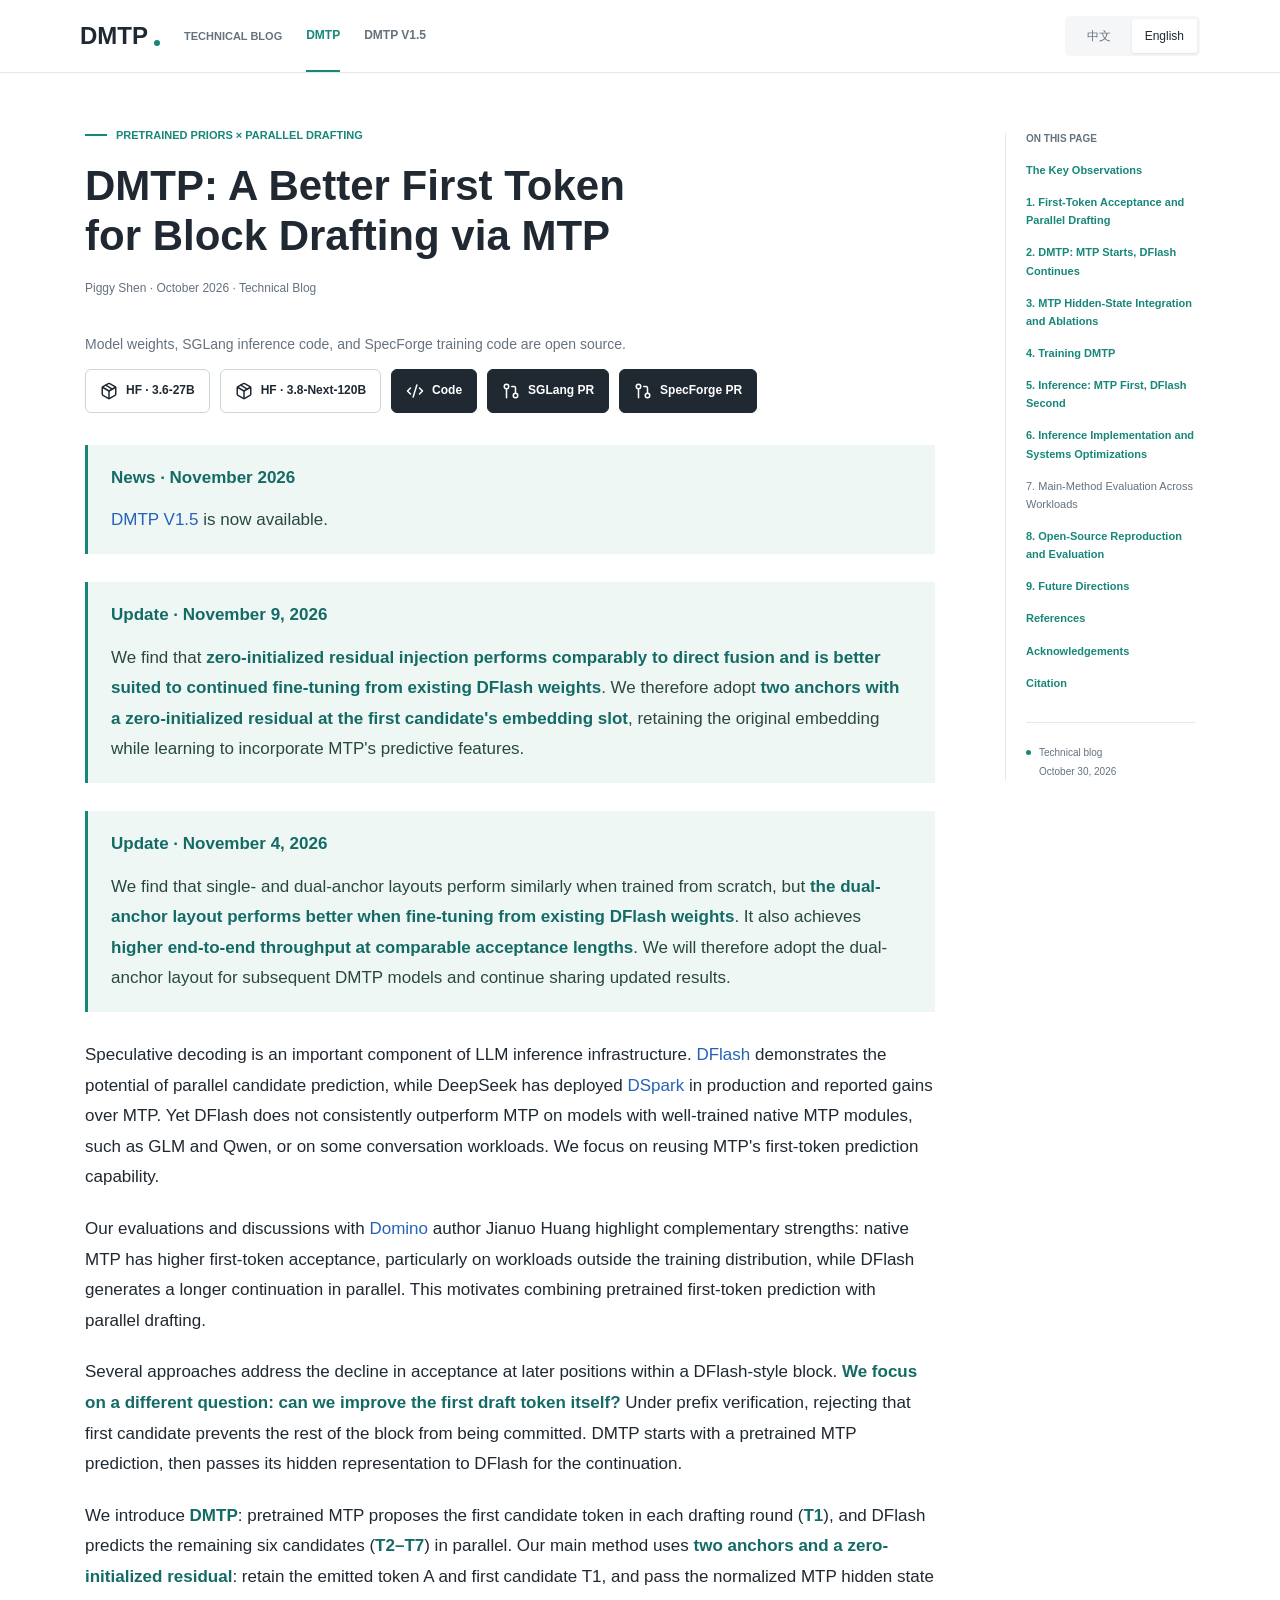
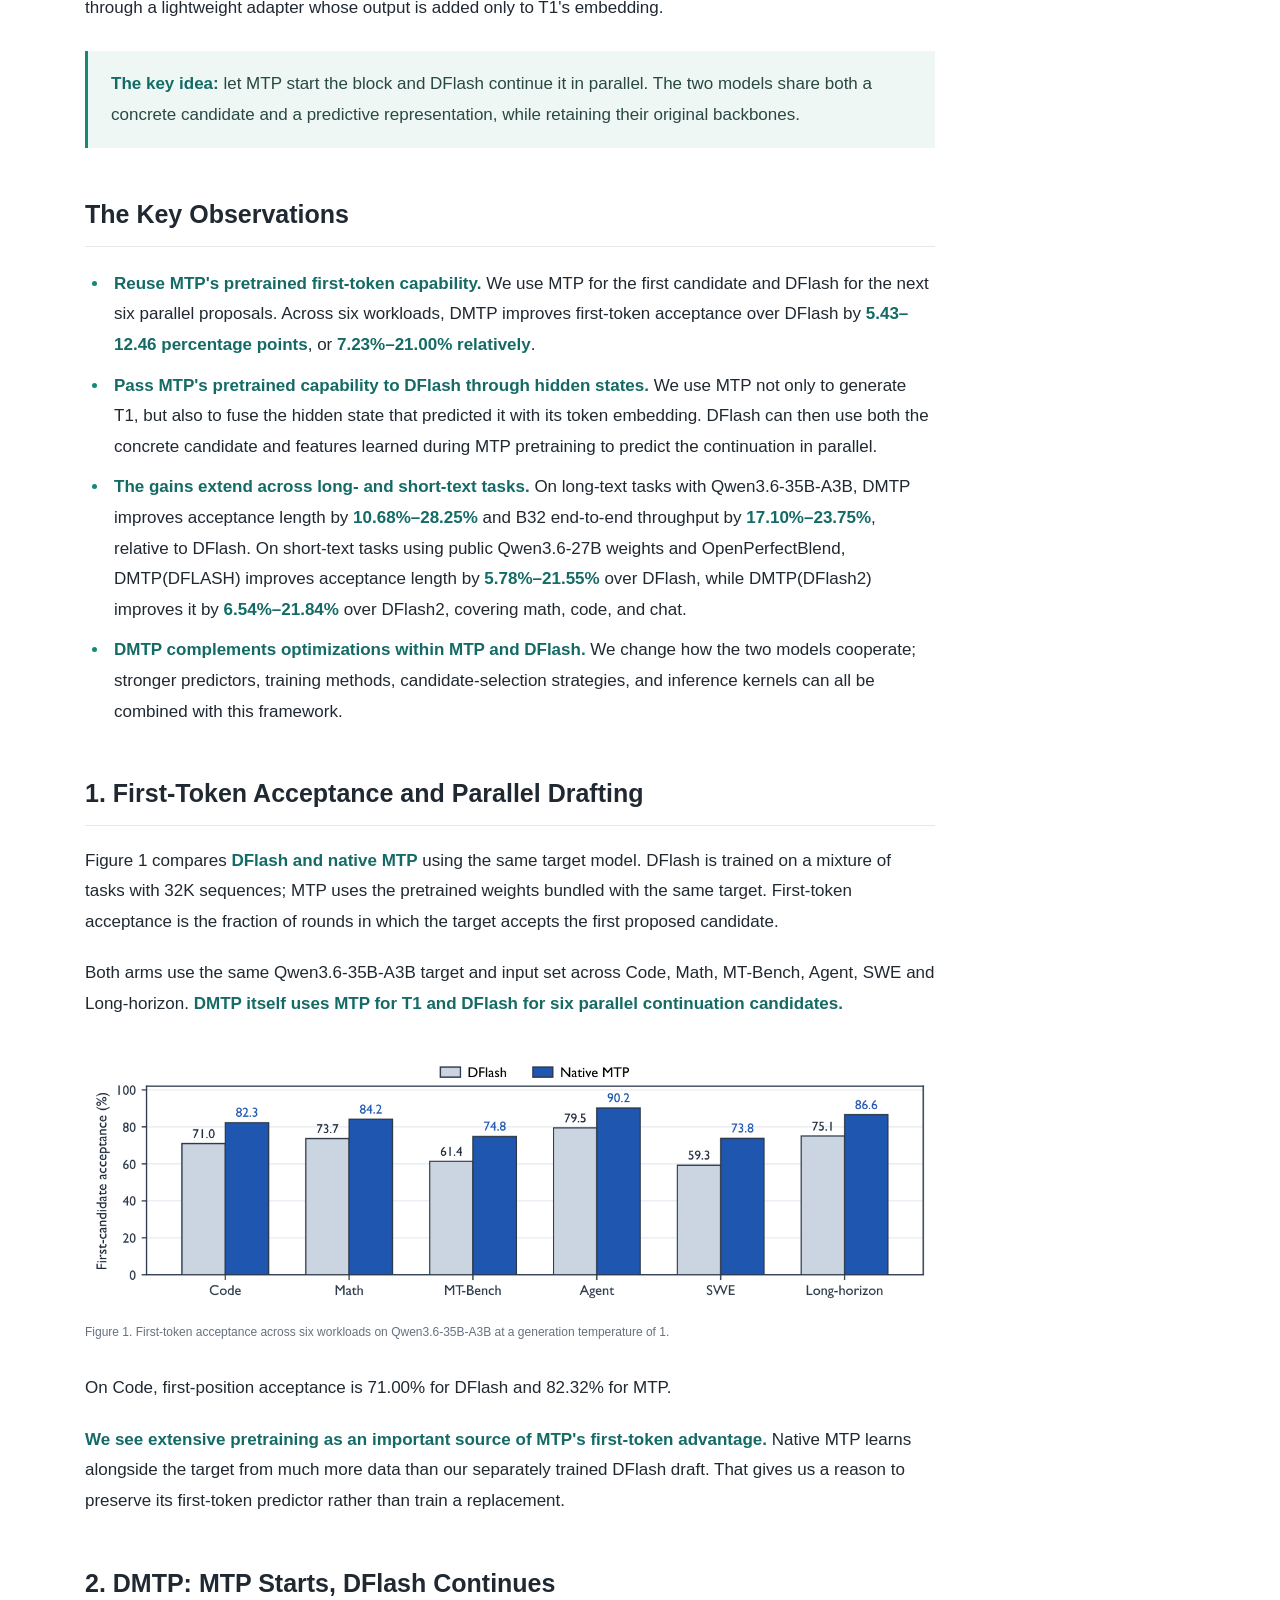
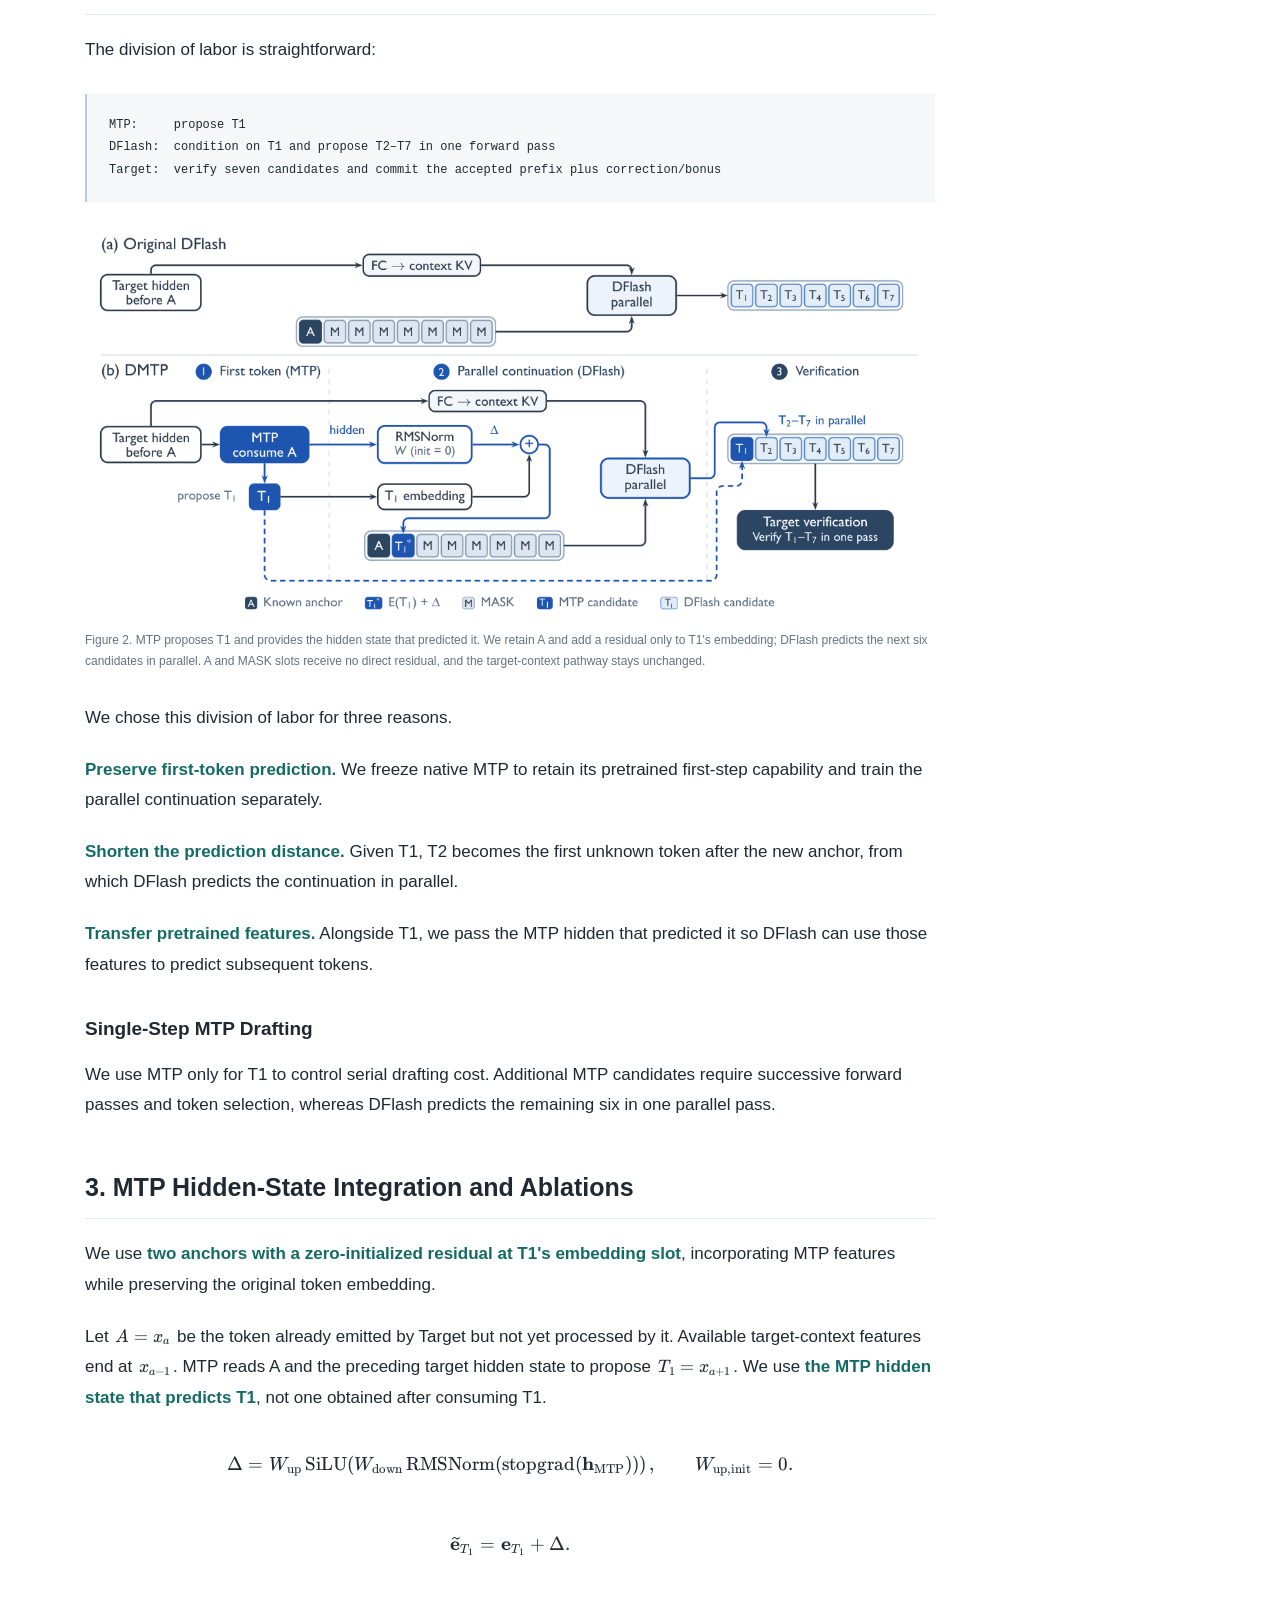
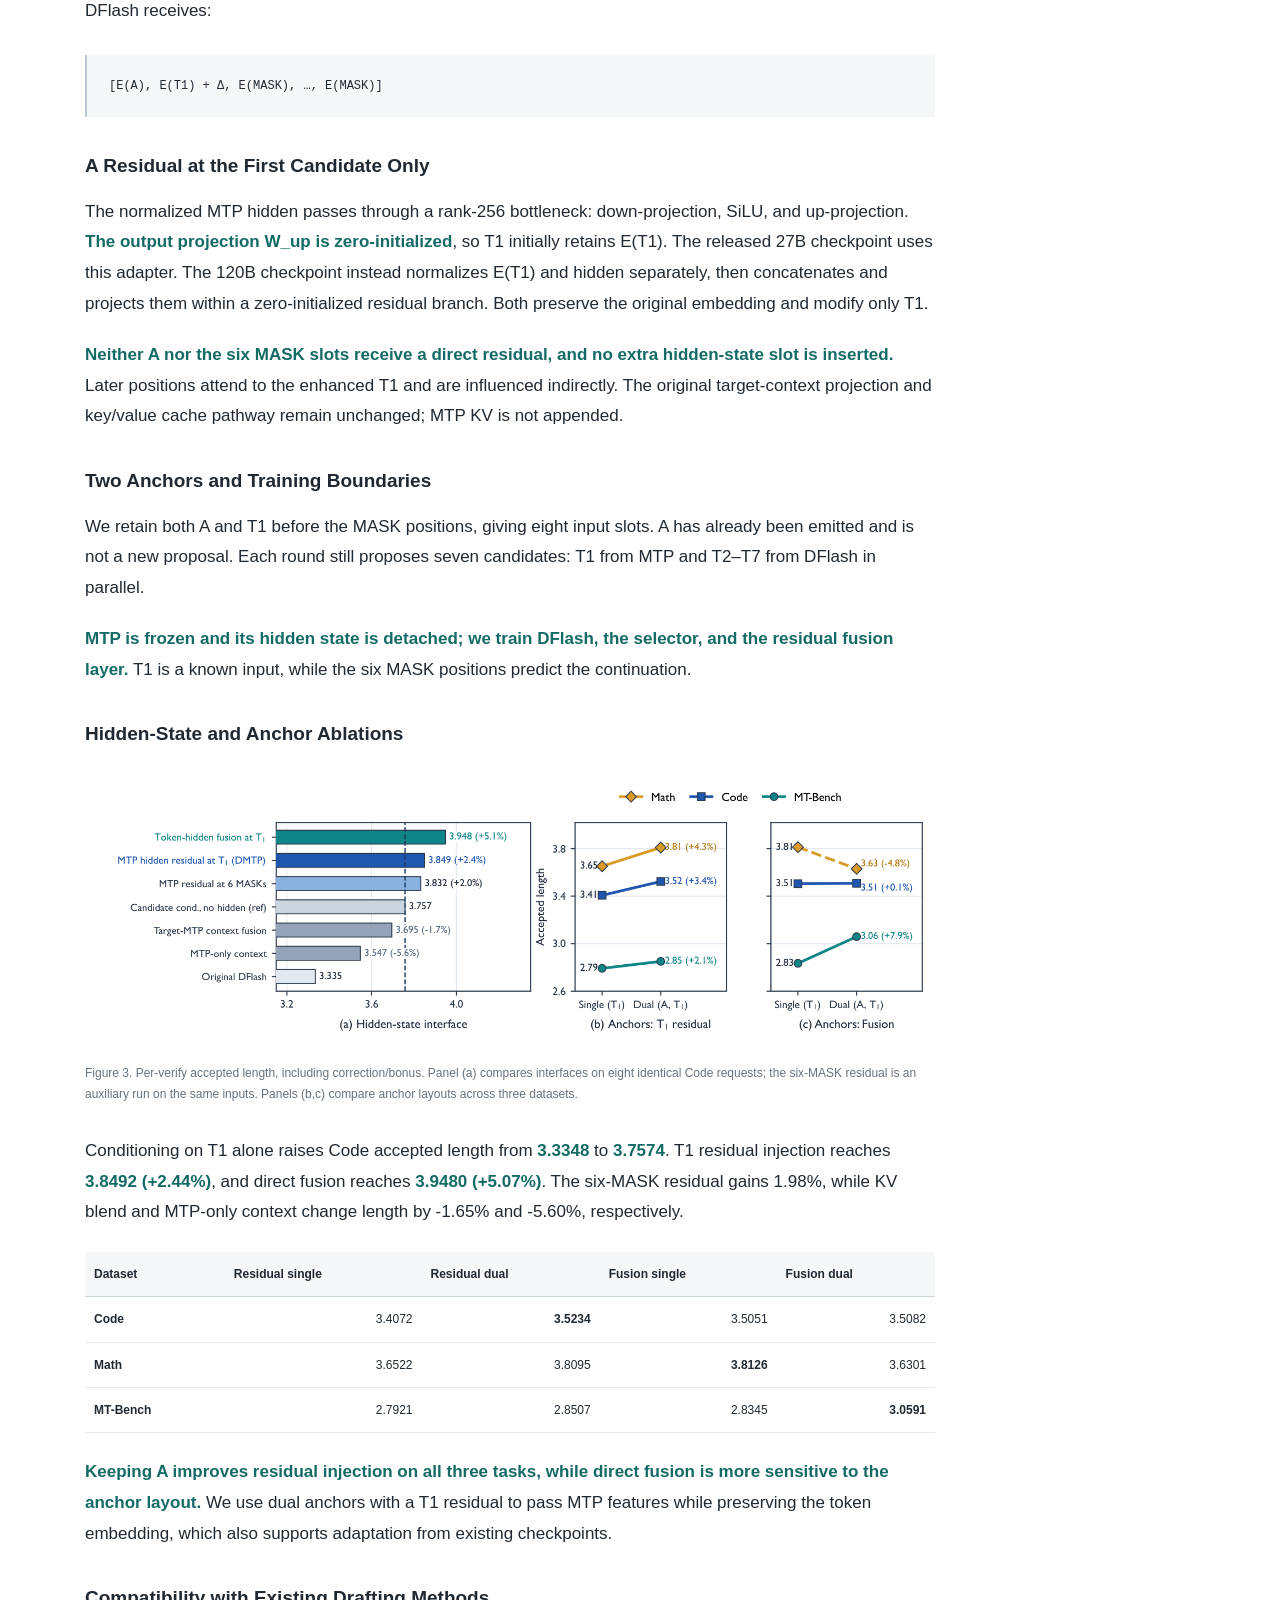
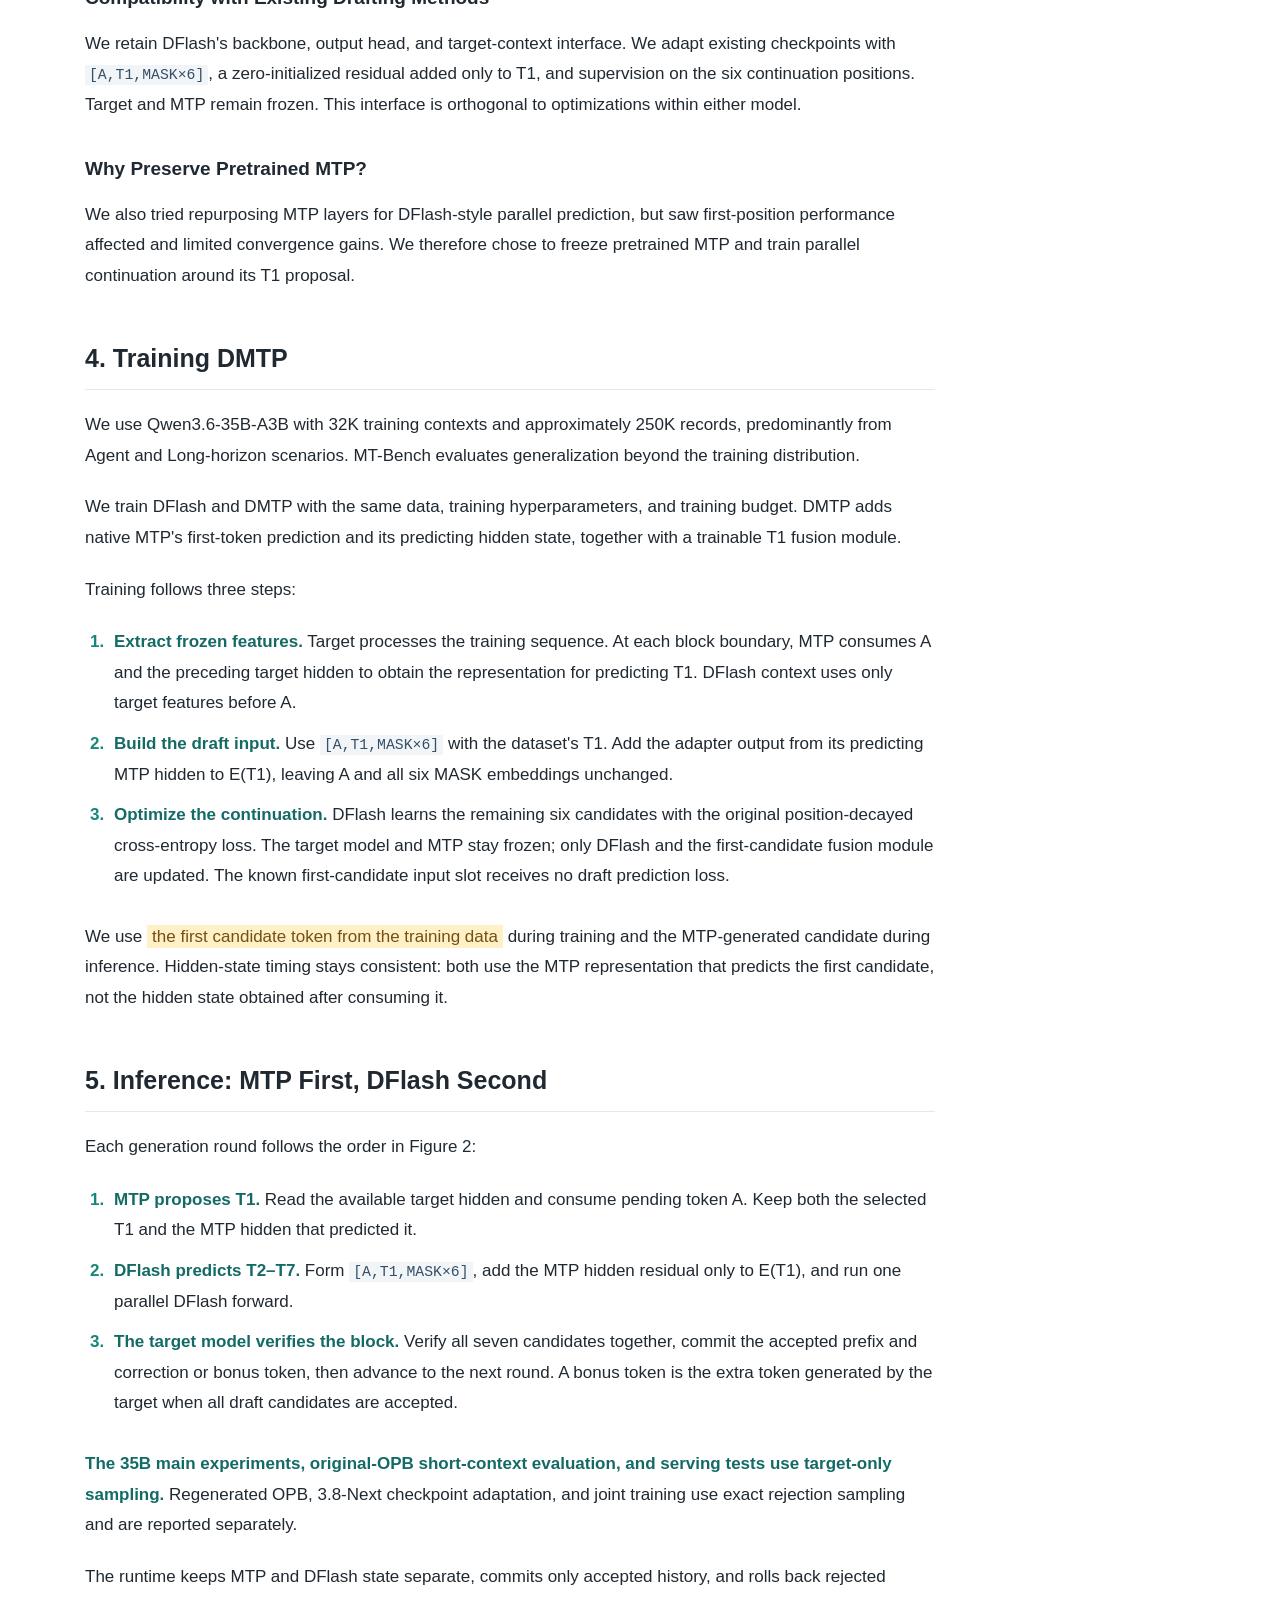
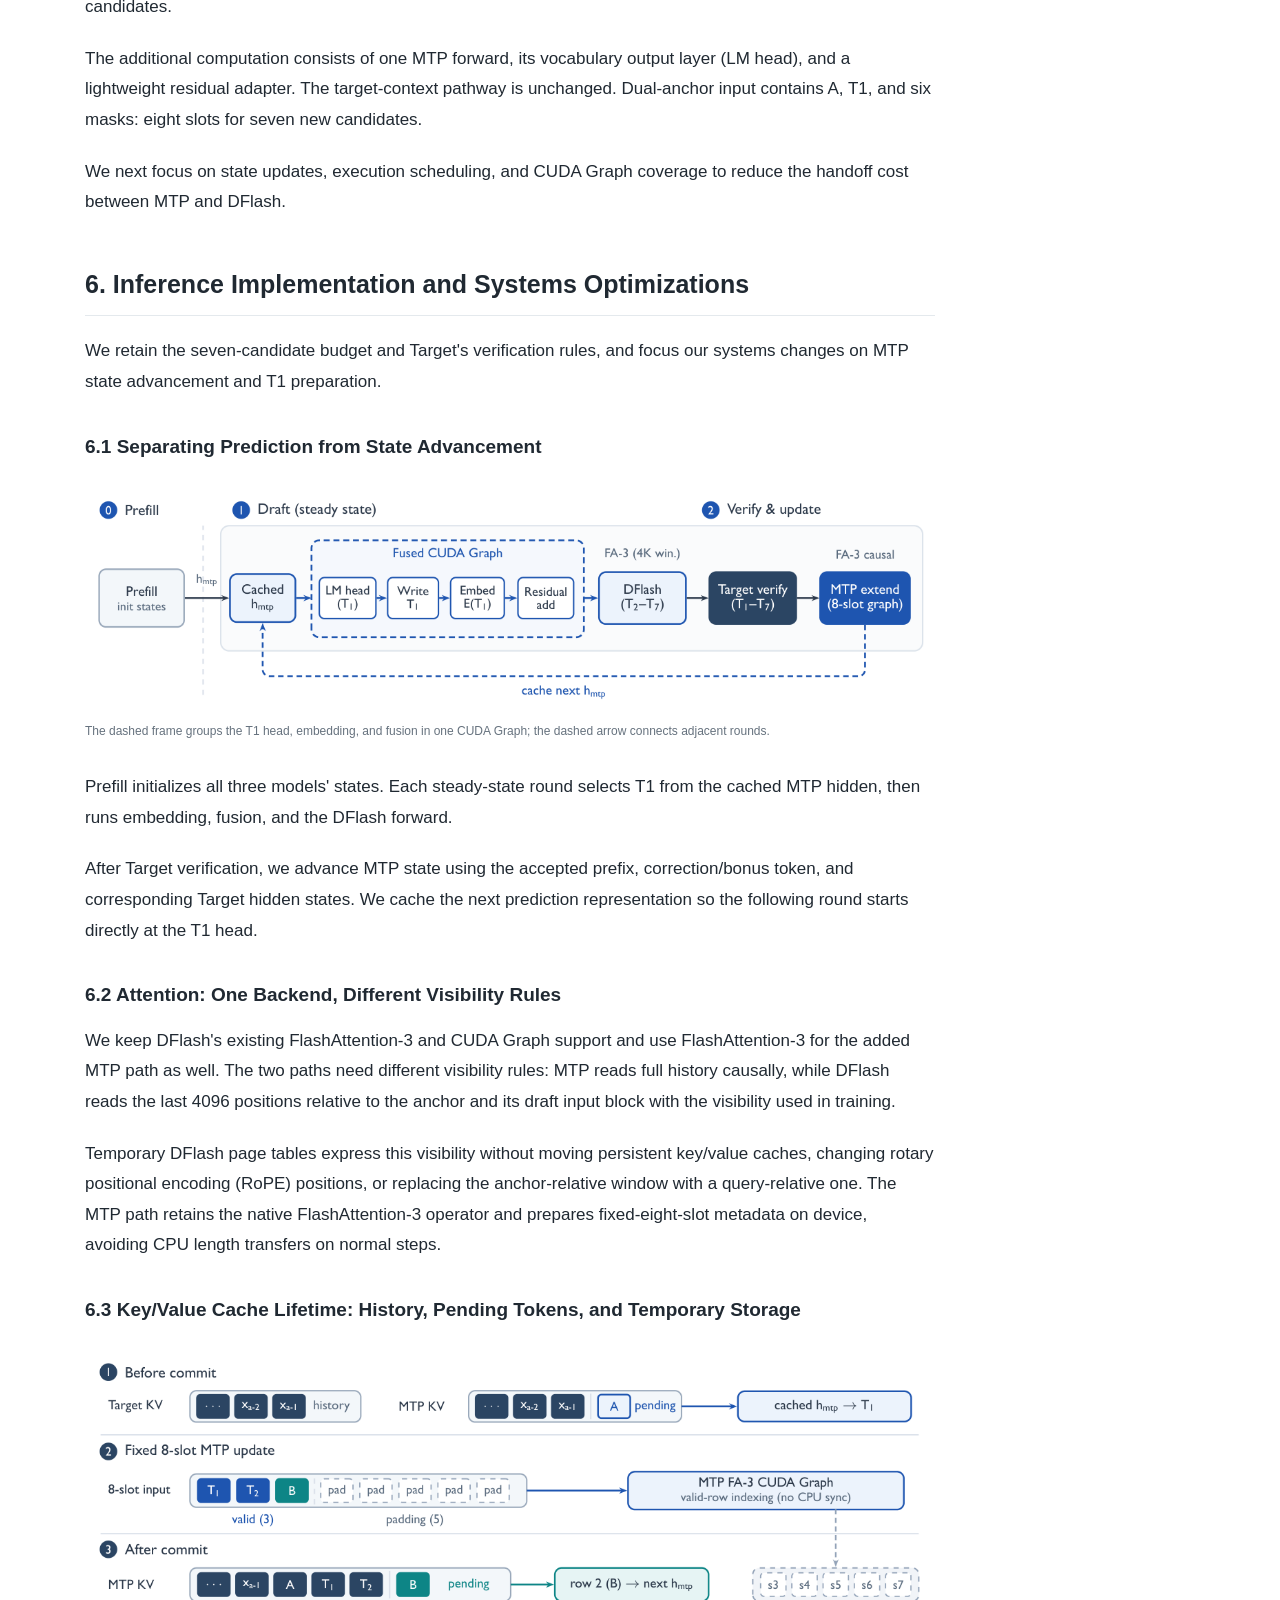
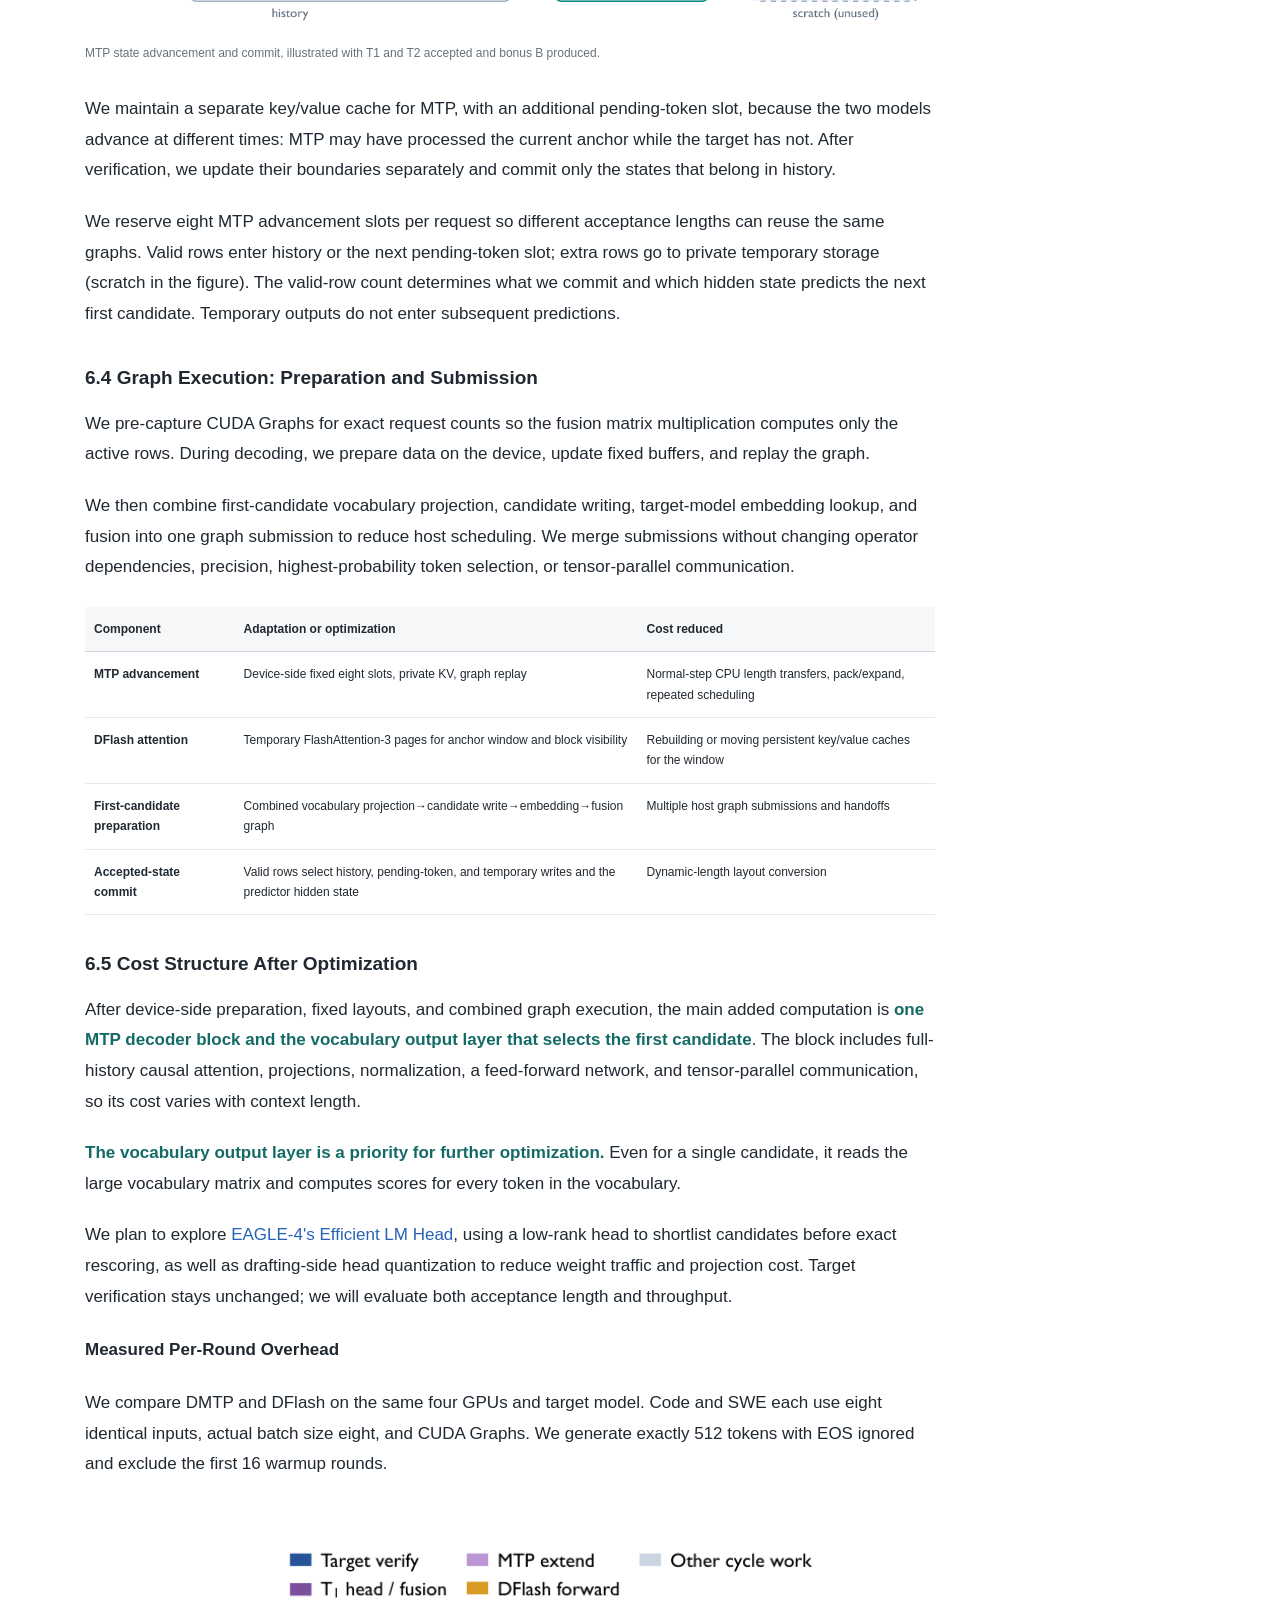
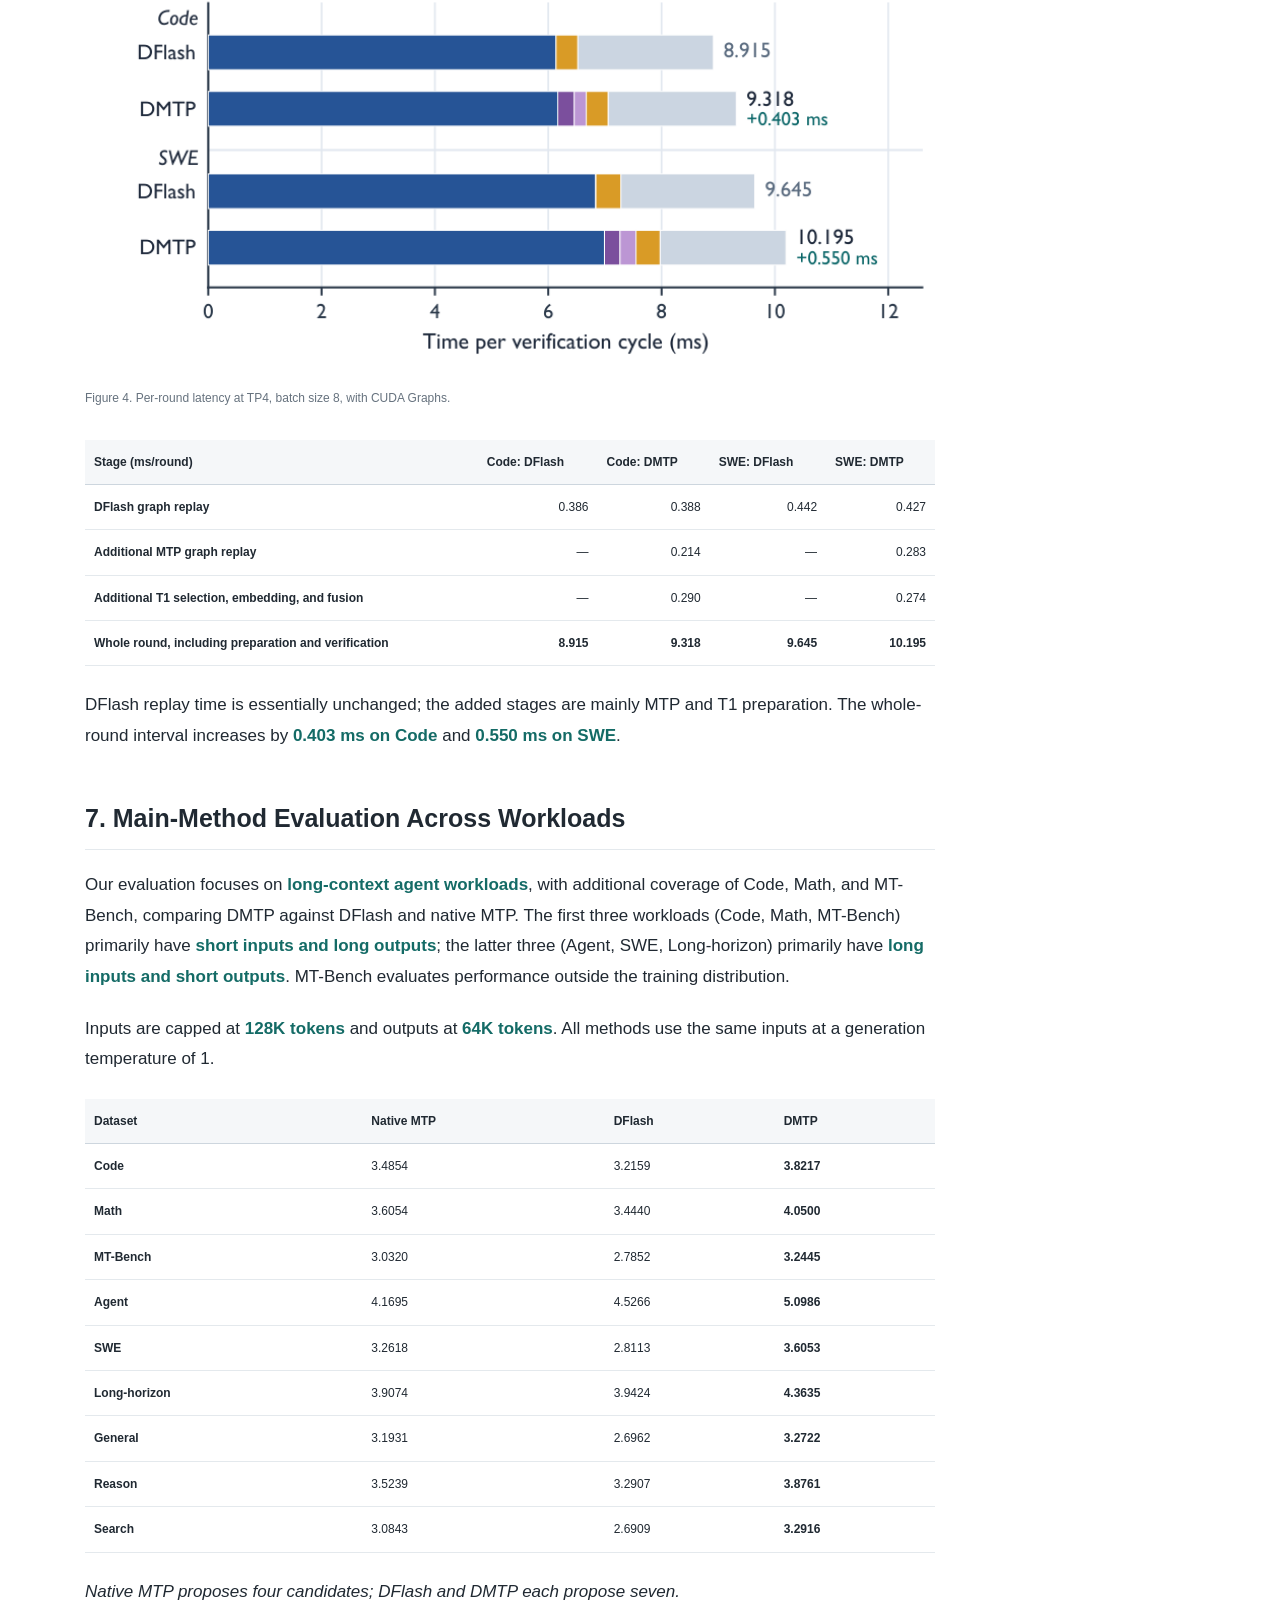
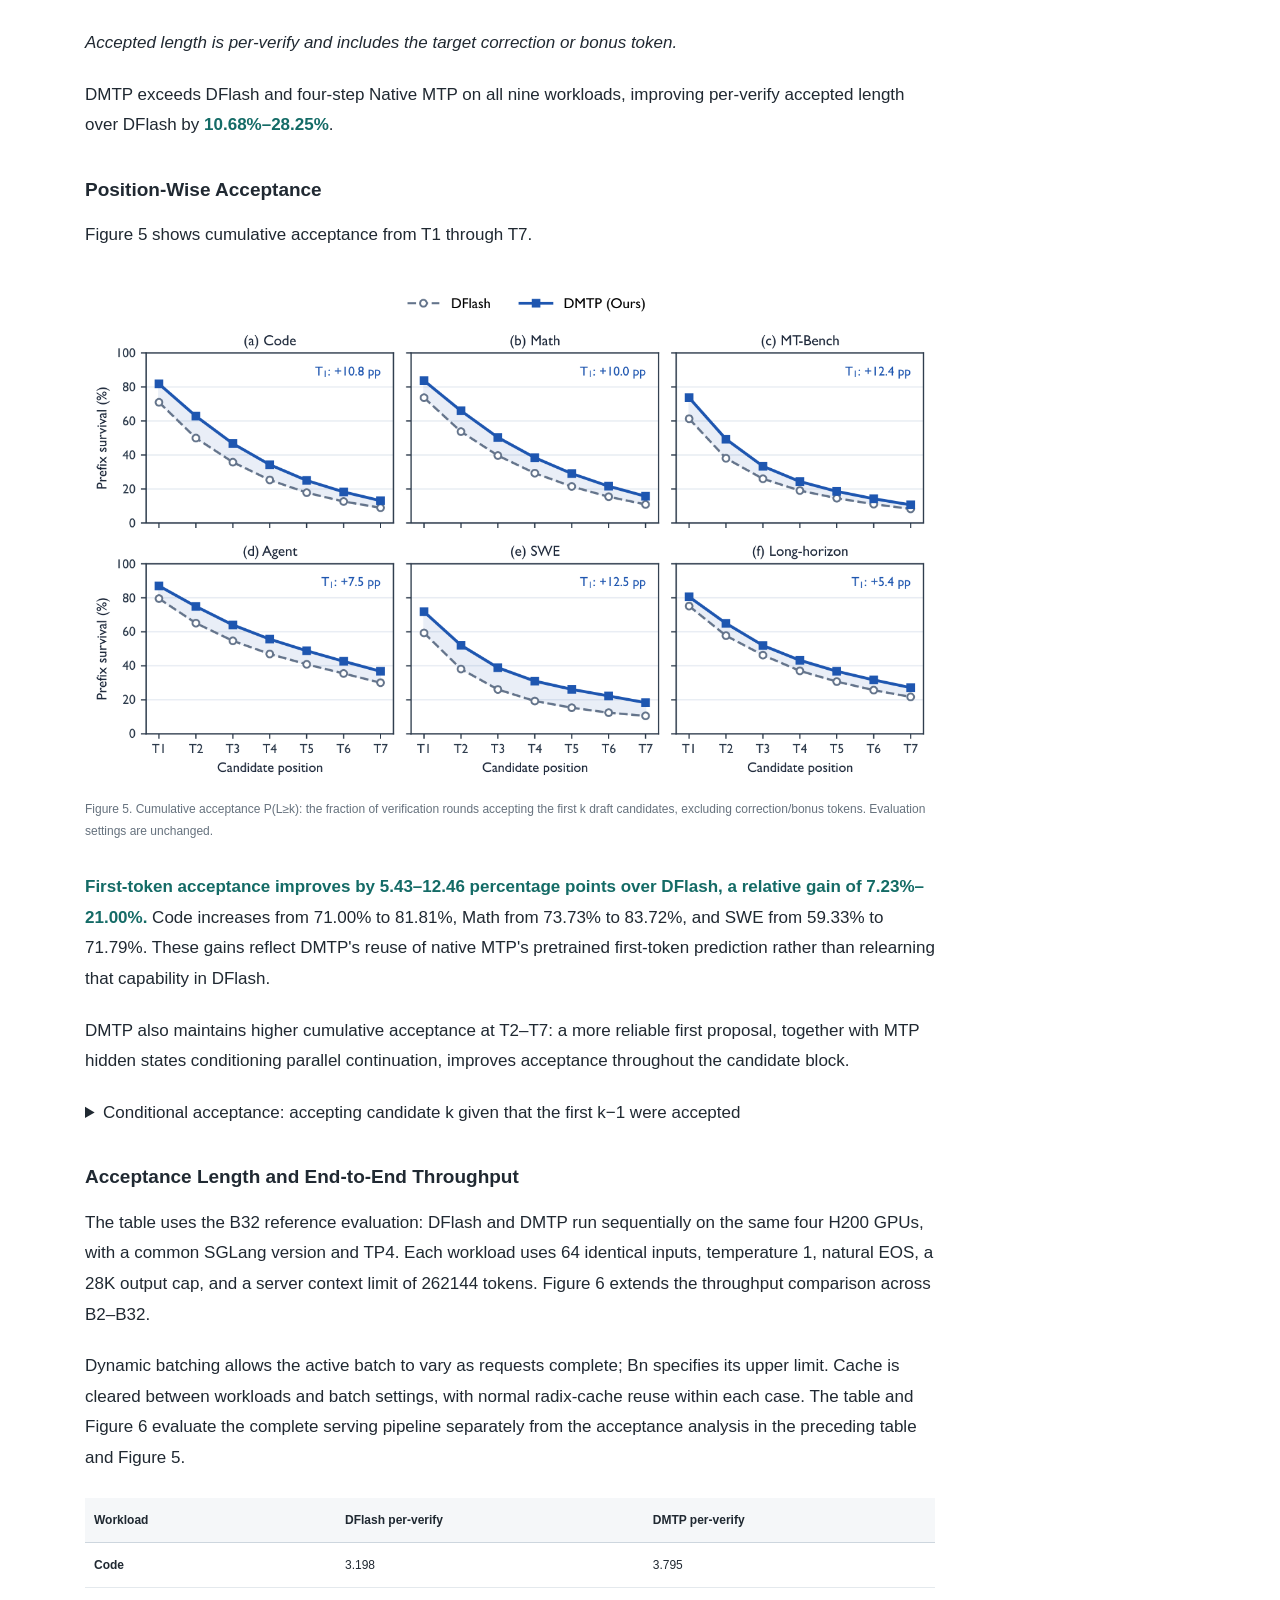
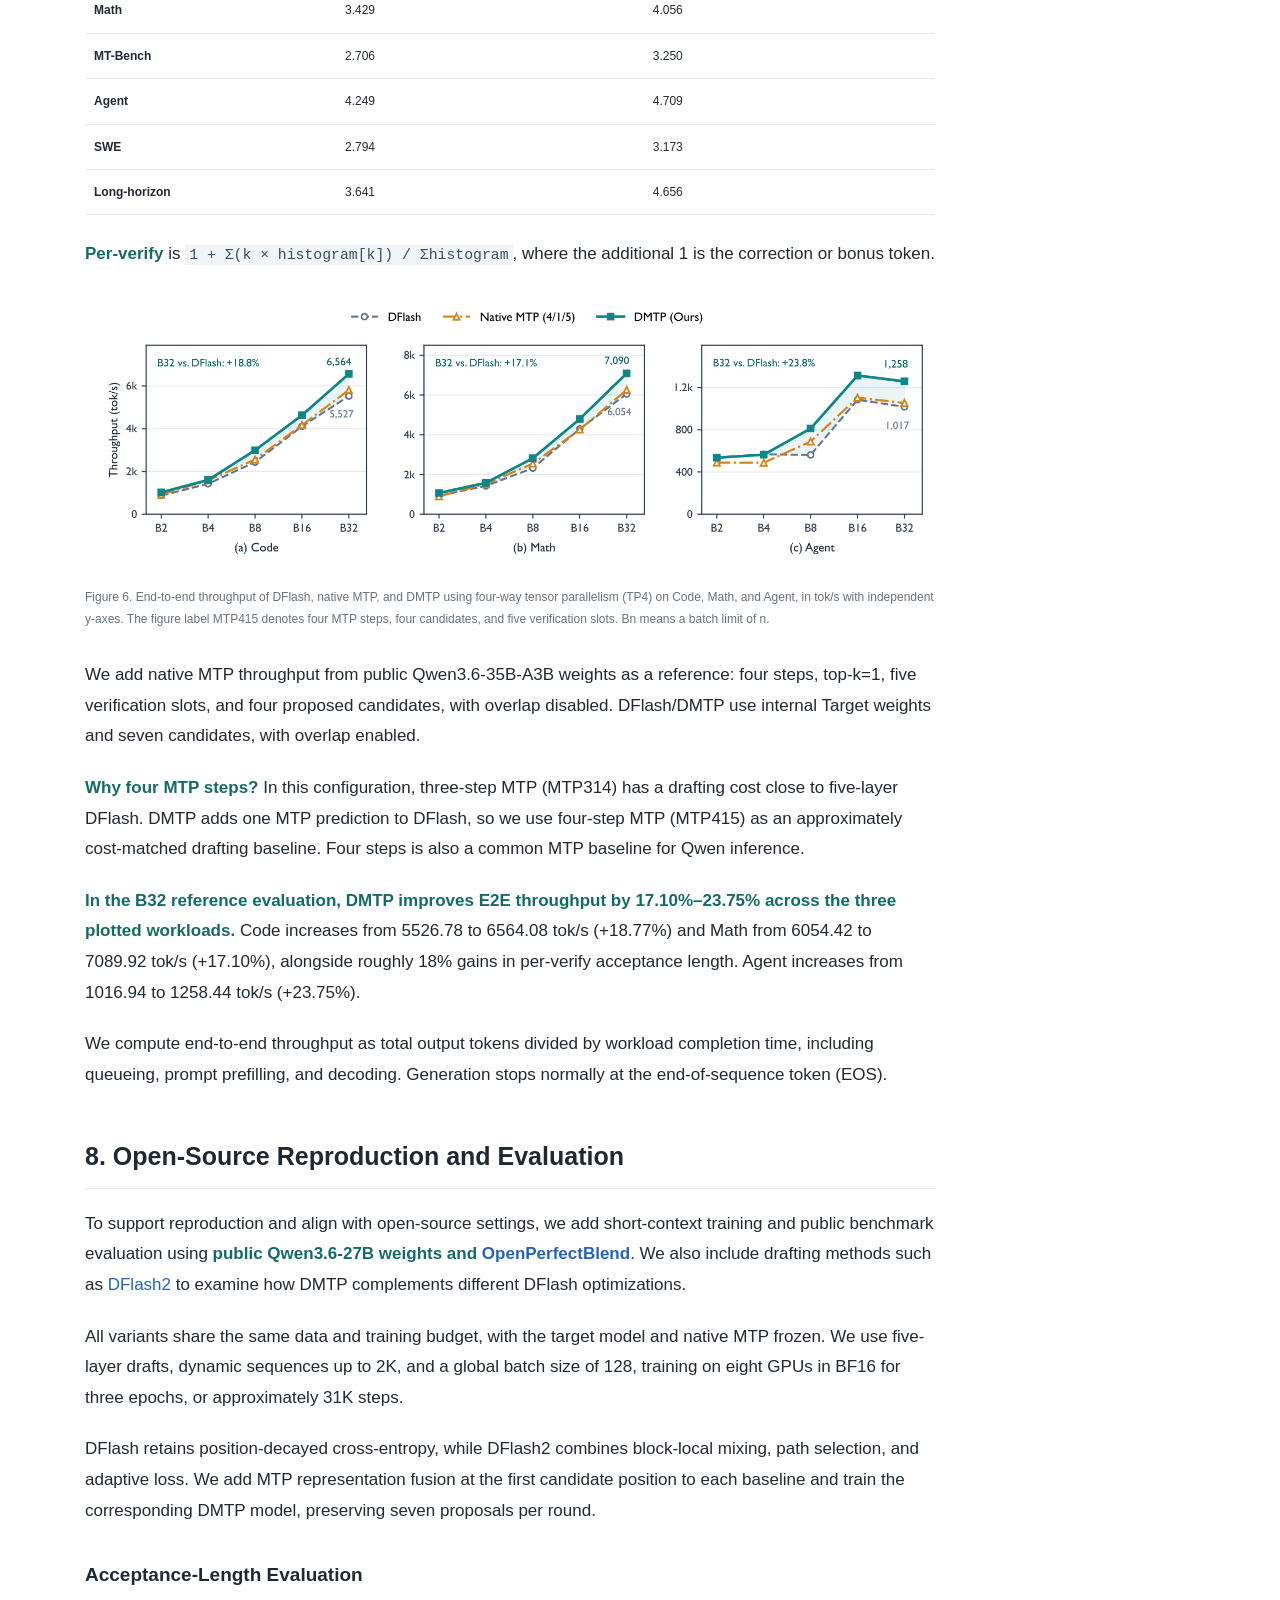
<file: index.html>
<!doctype html>
<html lang="en"><head><meta charset="utf-8"><meta name="viewport" content="width=device-width,initial-scale=1">
<title>DMTP: A Better First Token for Block Drafting via MTP</title>
<meta name="description" content="DMTP combines pretrained MTP first-token prediction with parallel DFlash drafting. A technical blog by Piggy Shen covering the method, inference design, and evaluation.">
<link rel="stylesheet" href="katex.min.css"><link rel="stylesheet" href="style.css"></head>
<body>
<header class="site-header"><div class="header-inner">
<a class="wordmark" href="index.html" data-edition-link aria-label="DMTP home">DMTP<span class="wordmark-dot"></span></a>
<span class="header-note"><span data-lang="zh" hidden>技术博客</span><span data-lang="en">TECHNICAL BLOG</span></span>
<nav class="version-nav" aria-label="Blog editions"><a href="index.html" data-edition-link aria-current="page">DMTP</a><a href="v1.5.html" data-edition-link>DMTP V1.5</a></nav>
<div class="language-control" role="group" aria-label="Language / 语言">
<button type="button" data-set-lang="zh" aria-pressed="false">中文</button><button type="button" data-set-lang="en" aria-pressed="true">English</button>
</div></div></header>
<div class="reading-progress" aria-hidden="true"><span></span></div>
<main class="layout">
<div class="article-column">
<div class="edition"><span class="edition-line"></span><span data-lang="zh" hidden>预训练先验 × 并行续写</span><span data-lang="en">PRETRAINED PRIORS × PARALLEL DRAFTING</span></div>
<article id="article-zh" lang="zh-CN" hidden><h1>DMTP：让预训练 MTP 为并行 Draft 开个好头</h1>
<p><strong>Piggy Shen · 2026 年 10 月 · 技术博客</strong></p>
<div class="release-resources">
<p class="release-note">权重、SGLang 推理代码以及 SpecForge 训练代码已开源。</p>
<nav class="resource-links" aria-label="开源权重与代码">
<a class="resource-link" href="https://huggingface.co/Piggy12/Qwen3.6-27B-DMTP" target="_blank" rel="noopener noreferrer" title="Qwen3.6-27B DMTP weights on Hugging Face"><img class="resource-icon" src="resource-model.svg" width="18" height="18" alt=""><span>HF · 3.6-27B</span></a>
<a class="resource-link" href="https://huggingface.co/Piggy12/Qwen3.8-next-120b-dmtp" target="_blank" rel="noopener noreferrer" title="Qwen3.8-Next-120B DMTP weights on Hugging Face"><img class="resource-icon" src="resource-model.svg" width="18" height="18" alt=""><span>HF · 3.8-Next-120B</span></a>
<a class="resource-link resource-link--primary" href="https://github.com/Sylvan820/sglang-dmtp" target="_blank" rel="noopener noreferrer" title="DMTP inference code"><img class="resource-icon" src="resource-code.svg" width="18" height="18" alt=""><span>Code</span></a>
<a class="resource-link resource-link--primary" href="https://github.com/sgl-project/sglang/pull/50270" target="_blank" rel="noopener noreferrer" title="SGLang pull request #50270"><img class="resource-icon" src="resource-pr.svg" width="18" height="18" alt=""><span>SGLang PR</span></a>
<a class="resource-link resource-link--primary" href="https://github.com/sgl-project/SpecForge/pull/1067" target="_blank" rel="noopener noreferrer" title="SpecForge pull request #1067"><img class="resource-icon" src="resource-pr.svg" width="18" height="18" alt=""><span>SpecForge PR</span></a>
</nav>
</div>

<blockquote>
<p><strong>News · 2026 年 11 月</strong></p>
<p><a href="v1.5.html?lang=zh">DMTP V1.5</a> 已发布。</p>
</blockquote>
<blockquote>
<p><strong>Update · 2026 年 11 月 9 日</strong></p>
<p>我们发现，<strong>零初始化残差与直接融合的效果接近，但更适合从已有 DFlash 权重微调续训</strong>。因此，我们将主方法更新为<strong>双 anchor + 首候选 embedding 槽位的零初始化残差</strong>，保留原始词嵌入，再逐步引入 MTP 的预测特征。</p>
</blockquote>
<blockquote>
<p><strong>Update · 2026 年 11 月 4 日</strong></p>
<p>我们发现，双 anchor 与单 anchor 从头训练时效果接近；但<strong>从已有 DFlash 权重微调续训时，双 anchor 的效果更好</strong>。此外，<strong>在接受长度接近的情况下，双 anchor 的端到端吞吐更高</strong>。因此，后续 DMTP 将采用双 anchor 形式，我们也会继续更新实验结果。</p>
</blockquote>
<p>投机解码已成为大模型推理基础设施的重要组成部分。<a href="https://z-lab.ai/projects/dflash/">DFlash</a> 展示了并行预测多个候选的潜力，DeepSeek 也在生产服务中采用 <a href="https://arxiv.org/abs/2607.05147">DSpark</a>，并报告了相对 MTP 的收益。然而，在 GLM、Qwen 等原生 MTP 训练充分的模型及部分对话场景中，DFlash 相比 MTP 并不总有显著优势。我们关注的是如何复用 MTP 的首 token 预测能力。</p>
<p>我们的评测以及与 <a href="https://arxiv.org/abs/2605.29707">Domino</a> 作者 Jianuo Huang 的讨论，揭示了两者的互补性：原生 MTP 的首 token 接受率更高，在训练分布之外的场景下尤其明显；DFlash 则能并行生成更长的续写。这为结合预训练首位能力与并行预测提供了直接动机。</p>
<p>针对 DFlash 类模型在候选块内后续位置接受率逐渐衰减的问题，已有多种改进方案。<strong>我们关注的是另一个问题：能不能先把第一个候选 token 的接受率提上去？</strong> 验证按连续前缀接受：首位被拒绝，后面的候选就无法在本轮提交。DMTP 从预训练 MTP 的首位预测出发，再把预测它时的隐藏状态传给 DFlash，帮助后续并行续写。</p>
<p>我们提出 <strong>DMTP</strong>：由预训练 MTP 生成每轮起草的第一个候选 token（记为 <strong>T1</strong>），再由 DFlash 并行生成后六个候选（<strong>T2～T7</strong>）。主方法采用<strong>双 anchor 与零初始化残差</strong>：保留已输出的 A 和首候选 T1，将预测 T1 时的 MTP 隐藏状态经过归一化与轻量适配器，得到仅加在 T1 词嵌入上的残差。</p>
<blockquote>
<p><strong>核心思路：</strong> 让 MTP 为生成开个好头，让 DFlash 并行完成续写。两者既共享候选 token，也通过预测表示建立联系，而不必替换各自的主干。</p>
</blockquote>
<h2 id="zh-section-0">核心观察</h2>
<ul>
<li><strong>复用 MTP 的预训练首位能力。</strong> 我们让 MTP 生成首个候选，再由 DFlash 并行预测后六个候选。在六类任务上，DMTP 相对 DFlash 的首 token 接受率提高 <strong>5.43～12.46 个百分点</strong>，相对提升 <strong>7.23%～21.00%</strong>。</li>
<li><strong>通过隐藏状态，把 MTP 的预训练能力带给 DFlash。</strong> 我们不只让 MTP 生成首个候选，还把预测它时的隐藏状态与候选的词嵌入融合。这样，DFlash 在续写时既能看到具体的候选，也能利用 MTP 在预训练中学到的特征，帮助后续 token 的并行预测。</li>
<li><strong>收益同时覆盖长文与短文任务。</strong> 长文任务中，在 Qwen3.6-35B-A3B 上，DMTP 相对 DFlash 的接受长度提高 <strong>10.68%～28.25%</strong>，B32 端到端吞吐提高 <strong>17.10%～23.75%</strong>。短文任务中，基于公开 Qwen3.6-27B 与 OpenPerfectBlend，DMTP（DFLASH）相对 DFlash 的接受长度提高 <strong>5.78%～21.55%</strong>，DMTP（DFlash2）相对 DFlash2 提高 <strong>6.54%～21.84%</strong>，覆盖数学、代码与聊天任务。</li>
<li><strong>与 MTP、DFlash 的优化正交。</strong> DMTP 改进的是两者的协作方式；更强的预测器、训练方法、候选选择策略和推理 kernel，都可以继续结合到这一框架中。</li>
</ul>
<h2 id="zh-section-1">1. 首位接受率与并行 Draft</h2>
<p>图 1 比较同一目标模型上的 <strong>DFlash 与原生 MTP</strong>。DFlash 使用混合任务数据训练，训练长度为 32K；MTP 使用同一目标模型自带的预训练权重。首 token 接受率指每轮第一个候选被目标模型接受的比例。</p>
<p>两组采用相同的Qwen3.6-35B-A3B target和输入集合，覆盖Code、Math、MT-Bench、Agent、SWE、Long-horizon六类负载。<strong>DMTP组合只用MTP生成T1，后续六个候选由DFlash并行生成。</strong></p>
<figure><a href="paper-first-token.png" target="_blank" rel="noopener" title="查看原图"><img loading="lazy" src="paper-first-token.png" alt="DFlash与原生MTP六类首位接受率"></a></figure>
<p><em>图 1：Qwen3.6-35B-A3B 在六类任务上的首 token 接受率，生成温度为 1。</em></p>
<p>Code 上，DFlash 与 MTP 的首位接受率分别为 71.00% 和 82.32%。</p>
<p><strong>我们认为，大规模预训练是 MTP 首位优势的重要来源。</strong> 原生 MTP 随 Target 一起训练，接触的数据远多于我们单独训练的 DFlash draft。这让我们更倾向于保留它已经学到的首位预测能力，而不是重新训练一个替代模块。</p>
<h2 id="zh-section-2">2. DMTP：MTP 生成首个候选，DFlash 并行续写</h2>
<p>最直接的分工是：</p>
<pre><code class="language-text">MTP：生成 T1
DFlash：以 T1 为条件，一次生成 T2～T7
Target：验证七个候选，提交接受前缀与修正/bonus
</code></pre>
<figure><a href="paper-architecture.png" target="_blank" rel="noopener" title="查看原图"><img loading="lazy" src="paper-architecture.png" alt="双 anchor DMTP：只在 T1 的词嵌入槽位加入零初始化残差"></a></figure>
<p><em>图 2：MTP 生成首候选 T1，并提供预测它的隐藏状态。我们保留 A，只在 T1 的词嵌入上加入残差；DFlash 并行预测后六个候选。A 与 MASK 槽位不直接加残差，目标模型上下文路径保持不变。</em></p>
<p>我们选择这个分工，主要考虑了三点。</p>
<p><strong>保留首位能力。</strong> 我们冻结原生 MTP，保留其预训练的首位预测，只训练后续的并行 draft。</p>
<p><strong>缩短预测距离。</strong> 给定 T1 后，T2 成为新 anchor 后的第一个未知 token，DFlash 以此为起点并行续写。</p>
<p><strong>传递预训练特征。</strong> 除了 T1，我们还传入预测它时的 MTP hidden，让 DFlash 利用这些特征预测后续 token。</p>
<h3>单步 MTP 预测</h3>
<p>我们只用 MTP 生成 T1，以控制串行 draft 开销。更多 MTP 候选需要逐步前向与选词，而后六个候选可由 DFlash 一次并行生成。</p>
<h2 id="zh-section-3">3. MTP 表示的注入方式</h2>
<p>我们采用<strong>双 anchor + T1 槽位零初始化残差</strong>，将 MTP 的预测特征接入 DFlash，同时保留 T1 原有的词嵌入。</p>
<p>设 <span class="inline-math"><span class="katex"><span class="katex-mathml"><math xmlns="http://www.w3.org/1998/Math/MathML"><semantics><mrow><mi>A</mi><mo>=</mo><msub><mi>x</mi><mi>a</mi></msub></mrow><annotation encoding="application/x-tex">A = x_a</annotation></semantics></math></span><span class="katex-html" aria-hidden="true"><span class="base"><span class="strut" style="height:0.6833em;"></span><span class="mord mathnormal">A</span><span class="mspace" style="margin-right:0.2778em;"></span><span class="mrel">=</span><span class="mspace" style="margin-right:0.2778em;"></span></span><span class="base"><span class="strut" style="height:0.5806em;vertical-align:-0.15em;"></span><span class="mord"><span class="mord mathnormal">x</span><span class="msupsub"><span class="vlist-t vlist-t2"><span class="vlist-r"><span class="vlist" style="height:0.1514em;"><span style="top:-2.55em;margin-left:0em;margin-right:0.05em;"><span class="pstrut" style="height:2.7em;"></span><span class="sizing reset-size6 size3 mtight"><span class="mord mathnormal mtight">a</span></span></span></span><span class="vlist-s">​</span></span><span class="vlist-r"><span class="vlist" style="height:0.15em;"><span></span></span></span></span></span></span></span></span></span></span> 是目标模型已经输出、但尚未处理的 token，已有上下文特征截止 <span class="inline-math"><span class="katex"><span class="katex-mathml"><math xmlns="http://www.w3.org/1998/Math/MathML"><semantics><mrow><msub><mi>x</mi><mrow><mi>a</mi><mo>−</mo><mn>1</mn></mrow></msub></mrow><annotation encoding="application/x-tex">x_{a-1}</annotation></semantics></math></span><span class="katex-html" aria-hidden="true"><span class="base"><span class="strut" style="height:0.6389em;vertical-align:-0.2083em;"></span><span class="mord"><span class="mord mathnormal">x</span><span class="msupsub"><span class="vlist-t vlist-t2"><span class="vlist-r"><span class="vlist" style="height:0.3011em;"><span style="top:-2.55em;margin-left:0em;margin-right:0.05em;"><span class="pstrut" style="height:2.7em;"></span><span class="sizing reset-size6 size3 mtight"><span class="mord mtight"><span class="mord mathnormal mtight">a</span><span class="mbin mtight">−</span><span class="mord mtight">1</span></span></span></span></span><span class="vlist-s">​</span></span><span class="vlist-r"><span class="vlist" style="height:0.2083em;"><span></span></span></span></span></span></span></span></span></span></span>。MTP 读取上一位置的目标模型隐藏状态与 A，生成首候选 <span class="inline-math"><span class="katex"><span class="katex-mathml"><math xmlns="http://www.w3.org/1998/Math/MathML"><semantics><mrow><msub><mi>T</mi><mn>1</mn></msub><mo>=</mo><msub><mi>x</mi><mrow><mi>a</mi><mo>+</mo><mn>1</mn></mrow></msub></mrow><annotation encoding="application/x-tex">T_1 = x_{a+1}</annotation></semantics></math></span><span class="katex-html" aria-hidden="true"><span class="base"><span class="strut" style="height:0.8333em;vertical-align:-0.15em;"></span><span class="mord"><span class="mord mathnormal" style="margin-right:0.13889em;">T</span><span class="msupsub"><span class="vlist-t vlist-t2"><span class="vlist-r"><span class="vlist" style="height:0.3011em;"><span style="top:-2.55em;margin-left:-0.1389em;margin-right:0.05em;"><span class="pstrut" style="height:2.7em;"></span><span class="sizing reset-size6 size3 mtight"><span class="mord mtight">1</span></span></span></span><span class="vlist-s">​</span></span><span class="vlist-r"><span class="vlist" style="height:0.15em;"><span></span></span></span></span></span></span><span class="mspace" style="margin-right:0.2778em;"></span><span class="mrel">=</span><span class="mspace" style="margin-right:0.2778em;"></span></span><span class="base"><span class="strut" style="height:0.6389em;vertical-align:-0.2083em;"></span><span class="mord"><span class="mord mathnormal">x</span><span class="msupsub"><span class="vlist-t vlist-t2"><span class="vlist-r"><span class="vlist" style="height:0.3011em;"><span style="top:-2.55em;margin-left:0em;margin-right:0.05em;"><span class="pstrut" style="height:2.7em;"></span><span class="sizing reset-size6 size3 mtight"><span class="mord mtight"><span class="mord mathnormal mtight">a</span><span class="mbin mtight">+</span><span class="mord mtight">1</span></span></span></span></span><span class="vlist-s">​</span></span><span class="vlist-r"><span class="vlist" style="height:0.2083em;"><span></span></span></span></span></span></span></span></span></span></span>。我们使用的是<strong>预测 T1 时的 MTP 隐藏状态</strong>，而不是消费 T1 之后的隐藏状态。</p>
<div class="equation"><span class="katex-display"><span class="katex"><span class="katex-mathml"><math xmlns="http://www.w3.org/1998/Math/MathML" display="block"><semantics><mrow><mi mathvariant="normal">Δ</mi><mo>=</mo><msub><mi>W</mi><mrow><mi mathvariant="normal">u</mi><mi mathvariant="normal">p</mi></mrow></msub><mi mathvariant="normal">SiLU</mi><mo>⁡</mo><mtext> ⁣</mtext><mrow><mo fence="true">(</mo><msub><mi>W</mi><mrow><mi mathvariant="normal">d</mi><mi mathvariant="normal">o</mi><mi mathvariant="normal">w</mi><mi mathvariant="normal">n</mi></mrow></msub><mi mathvariant="normal">RMSNorm</mi><mo>⁡</mo><mo stretchy="false">(</mo><mi mathvariant="normal">stopgrad</mi><mo>⁡</mo><mo stretchy="false">(</mo><msub><mi mathvariant="bold">h</mi><mrow><mi mathvariant="normal">M</mi><mi mathvariant="normal">T</mi><mi mathvariant="normal">P</mi></mrow></msub><mo stretchy="false">)</mo><mo stretchy="false">)</mo><mo fence="true">)</mo></mrow><mo separator="true">,</mo><mspace width="2em"/><msub><mi>W</mi><mrow><mi mathvariant="normal">u</mi><mi mathvariant="normal">p</mi><mo separator="true">,</mo><mi mathvariant="normal">i</mi><mi mathvariant="normal">n</mi><mi mathvariant="normal">i</mi><mi mathvariant="normal">t</mi></mrow></msub><mo>=</mo><mn>0.</mn></mrow><annotation encoding="application/x-tex">\Delta = W_{\mathrm{up}}\operatorname{SiLU}\!\left(W_{\mathrm{down}}\operatorname{RMSNorm}(\operatorname{stopgrad}(\mathbf h_{\mathrm{MTP}}))\right),\qquad W_{\mathrm{up,init}}=0.</annotation></semantics></math></span><span class="katex-html" aria-hidden="true"><span class="base"><span class="strut" style="height:0.6833em;"></span><span class="mord">Δ</span><span class="mspace" style="margin-right:0.2778em;"></span><span class="mrel">=</span><span class="mspace" style="margin-right:0.2778em;"></span></span><span class="base"><span class="strut" style="height:1.0361em;vertical-align:-0.2861em;"></span><span class="mord"><span class="mord mathnormal" style="margin-right:0.13889em;">W</span><span class="msupsub"><span class="vlist-t vlist-t2"><span class="vlist-r"><span class="vlist" style="height:0.1514em;"><span style="top:-2.55em;margin-left:-0.1389em;margin-right:0.05em;"><span class="pstrut" style="height:2.7em;"></span><span class="sizing reset-size6 size3 mtight"><span class="mord mtight"><span class="mord mtight"><span class="mord mathrm mtight">up</span></span></span></span></span></span><span class="vlist-s">​</span></span><span class="vlist-r"><span class="vlist" style="height:0.2861em;"><span></span></span></span></span></span></span><span class="mspace" style="margin-right:0.1667em;"></span><span class="mop"><span class="mord mathrm">SiLU</span></span><span class="mspace" style="margin-right:-0.1667em;"></span><span class="mspace" style="margin-right:0.1667em;"></span><span class="minner"><span class="mopen delimcenter" style="top:0em;">(</span><span class="mord"><span class="mord mathnormal" style="margin-right:0.13889em;">W</span><span class="msupsub"><span class="vlist-t vlist-t2"><span class="vlist-r"><span class="vlist" style="height:0.3361em;"><span style="top:-2.55em;margin-left:-0.1389em;margin-right:0.05em;"><span class="pstrut" style="height:2.7em;"></span><span class="sizing reset-size6 size3 mtight"><span class="mord mtight"><span class="mord mtight"><span class="mord mathrm mtight">down</span></span></span></span></span></span><span class="vlist-s">​</span></span><span class="vlist-r"><span class="vlist" style="height:0.15em;"><span></span></span></span></span></span></span><span class="mspace" style="margin-right:0.1667em;"></span><span class="mop"><span class="mord mathrm">RMSNorm</span></span><span class="mopen">(</span><span class="mop"><span class="mord mathrm">stopgrad</span></span><span class="mopen">(</span><span class="mord"><span class="mord mathbf">h</span><span class="msupsub"><span class="vlist-t vlist-t2"><span class="vlist-r"><span class="vlist" style="height:0.3283em;"><span style="top:-2.55em;margin-left:0em;margin-right:0.05em;"><span class="pstrut" style="height:2.7em;"></span><span class="sizing reset-size6 size3 mtight"><span class="mord mtight"><span class="mord mtight"><span class="mord mathrm mtight">MTP</span></span></span></span></span></span><span class="vlist-s">​</span></span><span class="vlist-r"><span class="vlist" style="height:0.15em;"><span></span></span></span></span></span></span><span class="mclose">))</span><span class="mclose delimcenter" style="top:0em;">)</span></span><span class="mspace" style="margin-right:0.1667em;"></span><span class="mpunct">,</span><span class="mspace" style="margin-right:2em;"></span><span class="mspace" style="margin-right:0.1667em;"></span><span class="mord"><span class="mord mathnormal" style="margin-right:0.13889em;">W</span><span class="msupsub"><span class="vlist-t vlist-t2"><span class="vlist-r"><span class="vlist" style="height:0.3175em;"><span style="top:-2.55em;margin-left:-0.1389em;margin-right:0.05em;"><span class="pstrut" style="height:2.7em;"></span><span class="sizing reset-size6 size3 mtight"><span class="mord mtight"><span class="mord mtight"><span class="mord mathrm mtight">up</span><span class="mpunct mtight">,</span><span class="mord mathrm mtight">init</span></span></span></span></span></span><span class="vlist-s">​</span></span><span class="vlist-r"><span class="vlist" style="height:0.2861em;"><span></span></span></span></span></span></span><span class="mspace" style="margin-right:0.2778em;"></span><span class="mrel">=</span><span class="mspace" style="margin-right:0.2778em;"></span></span><span class="base"><span class="strut" style="height:0.6444em;"></span><span class="mord">0.</span></span></span></span></span></div>

<div class="equation"><span class="katex-display"><span class="katex"><span class="katex-mathml"><math xmlns="http://www.w3.org/1998/Math/MathML" display="block"><semantics><mrow><msub><mover accent="true"><mi mathvariant="bold">e</mi><mo stretchy="true">~</mo></mover><msub><mi>T</mi><mn>1</mn></msub></msub><mo>=</mo><msub><mi mathvariant="bold">e</mi><msub><mi>T</mi><mn>1</mn></msub></msub><mo>+</mo><mi mathvariant="normal">Δ</mi><mi mathvariant="normal">.</mi></mrow><annotation encoding="application/x-tex">\widetilde{\mathbf e}_{T_1}=\mathbf e_{T_1}+\Delta.</annotation></semantics></math></span><span class="katex-html" aria-hidden="true"><span class="base"><span class="strut" style="height:0.9545em;vertical-align:-0.2501em;"></span><span class="mord"><span class="mord accent"><span class="vlist-t"><span class="vlist-r"><span class="vlist" style="height:0.7044em;"><span style="top:-3em;"><span class="pstrut" style="height:3em;"></span><span class="mord mathbf">e</span></span><span class="svg-align" style="width:calc(100% - 0.1111em);margin-left:0.1111em;top:-3.4444em;"><span class="pstrut" style="height:3em;"></span><span style="height:0.26em;"><svg xmlns="http://www.w3.org/2000/svg" width="100%" height="0.26em" viewBox="0 0 600 260" preserveAspectRatio="none"><path d="M200 55.538c-77 0-168 73.953-177 73.953-3 0-7
-2.175-9-5.437L2 97c-1-2-2-4-2-6 0-4 2-7 5-9l20-12C116 12 171 0 207 0c86 0
 114 68 191 68 78 0 168-68 177-68 4 0 7 2 9 5l12 19c1 2.175 2 4.35 2 6.525 0
 4.35-2 7.613-5 9.788l-19 13.05c-92 63.077-116.937 75.308-183 76.128
-68.267.847-113-73.952-191-73.952z"/></svg></span></span></span></span></span></span><span class="msupsub"><span class="vlist-t vlist-t2"><span class="vlist-r"><span class="vlist" style="height:0.3283em;"><span style="top:-2.55em;margin-left:0em;margin-right:0.05em;"><span class="pstrut" style="height:2.7em;"></span><span class="sizing reset-size6 size3 mtight"><span class="mord mtight"><span class="mord mtight"><span class="mord mathnormal mtight" style="margin-right:0.13889em;">T</span><span class="msupsub"><span class="vlist-t vlist-t2"><span class="vlist-r"><span class="vlist" style="height:0.3173em;"><span style="top:-2.357em;margin-left:-0.1389em;margin-right:0.0714em;"><span class="pstrut" style="height:2.5em;"></span><span class="sizing reset-size3 size1 mtight"><span class="mord mtight">1</span></span></span></span><span class="vlist-s">​</span></span><span class="vlist-r"><span class="vlist" style="height:0.143em;"><span></span></span></span></span></span></span></span></span></span></span><span class="vlist-s">​</span></span><span class="vlist-r"><span class="vlist" style="height:0.2501em;"><span></span></span></span></span></span></span><span class="mspace" style="margin-right:0.2778em;"></span><span class="mrel">=</span><span class="mspace" style="margin-right:0.2778em;"></span></span><span class="base"><span class="strut" style="height:0.8334em;vertical-align:-0.2501em;"></span><span class="mord"><span class="mord mathbf">e</span><span class="msupsub"><span class="vlist-t vlist-t2"><span class="vlist-r"><span class="vlist" style="height:0.3283em;"><span style="top:-2.55em;margin-left:0em;margin-right:0.05em;"><span class="pstrut" style="height:2.7em;"></span><span class="sizing reset-size6 size3 mtight"><span class="mord mtight"><span class="mord mtight"><span class="mord mathnormal mtight" style="margin-right:0.13889em;">T</span><span class="msupsub"><span class="vlist-t vlist-t2"><span class="vlist-r"><span class="vlist" style="height:0.3173em;"><span style="top:-2.357em;margin-left:-0.1389em;margin-right:0.0714em;"><span class="pstrut" style="height:2.5em;"></span><span class="sizing reset-size3 size1 mtight"><span class="mord mtight">1</span></span></span></span><span class="vlist-s">​</span></span><span class="vlist-r"><span class="vlist" style="height:0.143em;"><span></span></span></span></span></span></span></span></span></span></span><span class="vlist-s">​</span></span><span class="vlist-r"><span class="vlist" style="height:0.2501em;"><span></span></span></span></span></span></span><span class="mspace" style="margin-right:0.2222em;"></span><span class="mbin">+</span><span class="mspace" style="margin-right:0.2222em;"></span></span><span class="base"><span class="strut" style="height:0.6833em;"></span><span class="mord">Δ.</span></span></span></span></span></div>

<p>DFlash 的输入为：</p>
<pre><code class="language-text">[E(A), E(T1) + Δ, E(MASK), …, E(MASK)]
</code></pre>
<h3>只在首候选槽位加残差</h3>
<p>归一化后的 MTP hidden 经过 rank-256 瓶颈：降维、SiLU、升维。<strong>输出投影 W_up 初始化为零</strong>，因此初始 Δ = 0，T1 保留原始 E(T1)。开源 27B 使用这一实现；120B 在残差分支内分别归一化 E(T1) 与 hidden，再拼接线性投影，输出投影同样零初始化。两者都只增强 T1，不替换原 embedding。</p>
<p><strong>A 和六个 MASK 槽位不直接加残差，也不额外插入 hidden 槽位。</strong> 后续位置通过 attention 读取增强后的 T1，间接受 MTP 表示影响。目标模型上下文沿用原特征投影与键/值缓存路径，不拼入 MTP 的 KV。</p>
<h3>双 Anchor 与训练边界</h3>
<p>我们在 MASK 前同时保留原 anchor A 和 MTP 首候选 T1，输入共八个槽位。A 已经输出，不属于新增候选；每轮仍由 MTP 提出 T1、DFlash 并行预测 T2～T7，共七个候选。</p>
<p><strong>MTP 保持冻结，其隐藏状态 detach；训练 DFlash、selector 和残差融合层。</strong> 首候选作为已知输入，六个 MASK 负责后续位置的预测。</p>
<h3>注入方式与 Anchor 消融</h3>
<figure><a href="paper-ablation-design.png" target="_blank" rel="noopener" title="查看原图"><img loading="lazy" src="paper-ablation-design.png" alt="论文中的隐状态注入与单、双 anchor 消融"></a></figure>
<p><em>图 3：per-verify 接受长度，包含修正/bonus。左图比较相同 8 条 Code 请求上的注入方式，六 MASK 残差来自相同输入的辅助实验；右侧比较三个数据集上的单、双 anchor。</em></p>
<p>仅以 T1 为条件就将 Code 接受长度从 <strong>3.3348</strong> 提高到 <strong>3.7574</strong>。T1 残差进一步达到 <strong>3.8492（+2.44%）</strong>，直接融合达到 <strong>3.9480（+5.07%）</strong>；六 MASK 残差为 +1.98%，KV blend 和 MTP-only context 分别为 -1.65% 与 -5.60%。</p>
<div class="table-scroll" tabindex="0"><table>
<thead>
<tr>
<th>数据集</th>
<th align="right">Residual single</th>
<th align="right">Residual dual</th>
<th align="right">Fusion single</th>
<th align="right">Fusion dual</th>
</tr>
</thead>
<tbody><tr>
<td>Code</td>
<td align="right">3.4072</td>
<td align="right"><strong>3.5234</strong></td>
<td align="right">3.5051</td>
<td align="right">3.5082</td>
</tr>
<tr>
<td>Math</td>
<td align="right">3.6522</td>
<td align="right">3.8095</td>
<td align="right"><strong>3.8126</strong></td>
<td align="right">3.6301</td>
</tr>
<tr>
<td>MT-Bench</td>
<td align="right">2.7921</td>
<td align="right">2.8507</td>
<td align="right">2.8345</td>
<td align="right"><strong>3.0591</strong></td>
</tr>
</tbody></table></div>
<p><strong>残差注入下，保留 A 在三项任务上都提高了接受长度；直接融合对 anchor 的变化则更敏感。</strong> 我们采用双 anchor 与 T1 残差，在传递 MTP 信息的同时保留原词嵌入路径，也方便从已有 checkpoint 续训。</p>
<h3>与现有 Draft 方法的兼容性</h3>
<p>我们保留 DFlash 的主干、输出头和目标上下文接口，以 <code>[A,T1,MASK×6]</code> 输入续训已有 checkpoint，只在 T1 词嵌入上添加零初始化残差，并监督后六个预测位置。Target 与 MTP 保持冻结。这一接口与两者各自的优化正交。</p>
<h3>为什么保留预训练 MTP</h3>
<p>我们也尝试过将 MTP layer 直接用于 DFlash 式并行预测，但观察到首位表现受到影响，收敛收益也有限。这让我们选择先冻结预训练 MTP，把它的首位能力保留下来，再围绕 T1 训练并行续写。</p>
<h2 id="zh-section-4">4. DMTP 训练流程</h2>
<p>我们使用 Qwen3.6-35B-A3B，训练长度为 32K，数据规模约 25 万条，大部分来自 Agent 和 Long-horizon 场景。MT-Bench 属于训练分布之外的评测，用于观察模型的跨场景泛化表现。</p>
<p>DFlash 与 DMTP 使用相同的训练数据、训练超参数和训练预算。DMTP 在此基础上接入原生 MTP 的首 token 预测及其隐藏状态，并训练首个候选位置的融合模块。</p>
<p>训练分为三步：</p>
<ol>
<li><strong>提取冻结特征。</strong> 目标模型处理训练序列；在每个候选块边界，MTP 读取当前已输出 token（A）与上一位置的目标模型隐藏状态，得到预测首个候选的表示。DFlash 上下文只使用 A 之前的目标模型特征。</li>
<li><strong>构造起草输入。</strong> 使用 <code>[A,T1,MASK×6]</code>，T1 取自训练数据。将预测它时的 MTP hidden 经残差适配器加到 E(T1)，A 和六个 MASK 的 embedding 不变。</li>
<li><strong>优化后续预测。</strong> DFlash 沿用原位置衰减交叉熵损失，学习后六个候选。目标模型与 MTP 冻结，只更新 DFlash 与融合模块；首个候选作为已知输入，不计算起草预测损失。</li>
</ol>
<p>训练时我们使用<mark>训练数据中的首个候选 token</mark>，推理时换成 MTP 实际生成的候选。两边使用的隐藏状态保持相同的时序：都取预测首个候选时的 MTP 表示，而不是读取该候选之后产生的隐藏状态。</p>
<h2 id="zh-section-5">5. 推理流程：先 MTP，再 DFlash</h2>
<p>每一轮生成都按图 2 的顺序执行：</p>
<ol>
<li><strong>MTP 生成首个候选。</strong> 读取已有的目标模型隐藏状态，处理当前已输出、但目标模型尚未处理的 token（A），保留首个候选及预测它时的 MTP 隐藏状态。</li>
<li><strong>DFlash 并行预测后六个候选。</strong> 构造 <code>[A,T1,MASK×6]</code>，只给 E(T1) 添加 MTP hidden 残差，再运行一次并行 DFlash 前向。</li>
<li><strong>目标模型统一验证。</strong> 一起验证七个候选，提交接受前缀及修正或 bonus token，再进入下一轮。bonus 指所有起草候选都被接受后，由目标模型额外生成的一个 token。</li>
</ol>
<p><strong>35B 主实验、原始 OPB 短文评测及 serving 测试采用 target-only 验证。</strong> regenerated OPB、3.8-Next 续训及联合训练采用精确 rejection sampling，分别报告，不混用两种协议。</p>
<p>运行时分别维护 MTP 与 DFlash 状态，只提交接受的历史，回退被拒绝候选产生的临时状态。</p>
<p>新增计算包括一次 MTP 前向、首候选的词表输出层（LM head）和轻量残差适配器。目标上下文路径不变；双 anchor 输入包含 A、T1 与六个 MASK，共八个槽位，提出七个候选。</p>
<p>接下来，我们重点优化状态更新、执行调度和 CUDA Graph 覆盖，减少 MTP 与 DFlash 之间的衔接开销。</p>
<h2 id="zh-section-6">6. 推理实现与系统优化</h2>
<p>我们保留七个候选的预算和 Target 原有的验证规则，重点优化 MTP 状态推进与 T1 准备阶段。</p>
<h3>6.1 一轮执行：预测与状态推进分开</h3>
<figure><a href="paper-runtime-flow.png" target="_blank" rel="noopener" title="查看原图"><img loading="lazy" src="paper-runtime-flow.png" alt="DFlash 与 DMTP 稳态执行链路，以及验证后为下一轮准备 MTP 表示的依赖关系"></a></figure>
<p><em>虚线框表示 T1 head、embedding 与融合的组合 CUDA Graph，虚线箭头连接相邻两轮。</em></p>
<p>Prefill 初始化三侧状态。稳态轮次开始时，我们从缓存的 MTP hidden 选出 T1，再完成 embedding、融合和 DFlash 前向。</p>
<p>Target 验证后，我们用接受前缀、修正/bonus token 及对应的 Target hidden 推进 MTP 状态，缓存下一轮的预测表示。下一轮即可直接从 T1 head 开始。</p>
<h3>6.2 Attention 适配：同一 backend，不同可见范围</h3>
<p>我们继续使用 DFlash 已有的 FlashAttention-3 和 CUDA Graph，并把新增 MTP 路径也接到 FlashAttention-3 上。不过，两侧的可见范围不同：MTP 对完整历史执行因果注意力；DFlash 则读取相对锚点最近的 4096 个历史位置，以及按训练约定可见的候选输入块。</p>
<p>DFlash 路径通过临时页表表达历史窗口与候选块，不搬动历史键/值缓存，不改变旋转位置编码（RoPE）的位置，也不将相对锚点的窗口替换成相对每个查询位置的窗口。MTP 路径保留原 FlashAttention-3 算子，在设备端准备固定八槽输入的元数据，避免正常步骤依赖 CPU 长度回传。</p>
<h3>6.3 键/值缓存生命周期：历史、待处理位置与临时空间</h3>
<figure><a href="paper-kv-lifecycle.png" target="_blank" rel="noopener" title="查看原图"><img loading="lazy" src="paper-kv-lifecycle.png" alt="私有 MTP KV 的持久历史、pending anchor、固定八槽有效行与 scratch，以及验证后的提交和重用"></a></figure>
<p><em>图中以接受 T1、T2 后产生 bonus B 为例，展示 MTP 状态的推进与提交。</em></p>
<p>我们为 MTP 单独维护键/值缓存，并额外保留待处理位置（图中的 pending 槽位）。原因是两侧的推进时序不同：MTP 可能已经处理了当前锚点，而目标模型还没有。验证结束后，我们按接受结果分别更新两侧边界，只提交应该进入历史的状态。</p>
<p>为了让不同接受长度复用同一套图，我们给每个请求预留八个 MTP 状态推进槽位。有效行进入历史或下一轮待处理位置，多余行写入私有临时空间（图中的 scratch）。提交哪些状态、取哪个隐藏状态作为下一轮预测表示，都由有效行数决定；临时空间中的输出不参与后续预测。</p>
<h3>6.4 图执行：优化新增阶段的准备与提交</h3>
<p>我们按有效请求数预先捕获 CUDA Graph，让融合矩阵乘法只计算实际需要的行。解码时在设备端准备数据并更新固定缓冲，再回放执行图。</p>
<p>随后，我们把首个候选的词表输出、候选写入、目标模型词嵌入和融合算子合进一次图提交，减少主机端调度。这里只合并提交，不改变算子的依赖顺序、精度、最大概率选词规则或张量并行通信。</p>
<div class="table-scroll" tabindex="0"><table>
<thead>
<tr>
<th>部分</th>
<th>适配或优化</th>
<th>减少的成本</th>
</tr>
</thead>
<tbody><tr>
<td>MTP 状态推进</td>
<td>设备端固定八槽、私有键/值缓存与执行图回放</td>
<td>正常步骤的 CPU 长度回传、数据打包展开与重复调度</td>
</tr>
<tr>
<td>DFlash 注意力</td>
<td>FlashAttention-3 临时页表表达锚点窗口与块可见性</td>
<td>避免为窗口重建或搬移历史键/值缓存</td>
</tr>
<tr>
<td>首个候选准备</td>
<td>词表输出→候选写入→词嵌入→融合组合图</td>
<td>多次主机端执行图提交及阶段衔接</td>
</tr>
<tr>
<td>接受结果提交</td>
<td>有效行决定历史、待处理位置和临时空间的写入及隐藏状态选择</td>
<td>动态长度的布局转换</td>
</tr>
</tbody></table></div>
<h3>6.5 优化后的开销构成</h3>
<p>经过设备端状态准备、固定布局和组合图优化，主要新增计算是<strong>一层 MTP 解码器和选出首个候选的词表输出层</strong>。MTP 仍包含全历史因果注意力、投影、归一化、前馈网络和张量并行通信，其成本随上下文长度变化。</p>
<p><strong>词表输出层是后续的优化重点。</strong> 即使只生成首个候选，标准输出层仍需读取大词表权重，计算整个词表的预测分数。</p>
<p>我们计划借鉴 <a href="https://github.com/eagle-hq/EAGLE-4/blob/main/docs/architecture.md">EAGLE-4 的高效词表输出层</a>，先用低秩输出层筛选候选，再用原始输出层精确重算；也会尝试起草侧输出层量化，降低权重读取与投影成本。目标模型验证路径保持不变，优化效果将结合接受长度和吞吐评估。</p>
<h4>每轮实测开销</h4>
<p>我们在同一组四卡上，对比 DMTP 与 DFlash。Code、SWE 各取 8 条相同输入，实际 batch 为 8，开启 CUDA Graph，固定生成 512 tokens，忽略 EOS，排除前 16 轮热身后统计。</p>
<figure><a href="paper-latency-breakdown.png" target="_blank" rel="noopener" title="查看原图"><img loading="lazy" src="paper-latency-breakdown.png" alt="论文中的逐轮延迟拆解"></a></figure>
<p><em>图 4：TP4、batch 8、CUDA Graphs 下的每轮延迟。</em></p>
<div class="table-scroll" tabindex="0"><table>
<thead>
<tr>
<th>阶段（ms／轮）</th>
<th align="right">Code：DFlash</th>
<th align="right">Code：DMTP</th>
<th align="right">SWE：DFlash</th>
<th align="right">SWE：DMTP</th>
</tr>
</thead>
<tbody><tr>
<td>DFlash 图重放</td>
<td align="right">0.386</td>
<td align="right">0.388</td>
<td align="right">0.442</td>
<td align="right">0.427</td>
</tr>
<tr>
<td>新增 MTP 图重放</td>
<td align="right">—</td>
<td align="right">0.214</td>
<td align="right">—</td>
<td align="right">0.283</td>
</tr>
<tr>
<td>新增 T1 选词、embedding 与融合</td>
<td align="right">—</td>
<td align="right">0.290</td>
<td align="right">—</td>
<td align="right">0.274</td>
</tr>
<tr>
<td><strong>整轮（含准备与验证）</strong></td>
<td align="right"><strong>8.915</strong></td>
<td align="right"><strong>9.318</strong></td>
<td align="right"><strong>9.645</strong></td>
<td align="right"><strong>10.195</strong></td>
</tr>
</tbody></table></div>
<p>DFlash 图重放耗时基本不变，新增阶段主要是 MTP 和 T1 准备。整轮时间在 Code 上增加 <strong>0.403 ms</strong>，在 SWE 上增加 <strong>0.550 ms</strong>。</p>
<h2 id="zh-section-7">7. 主方法的跨任务生成评测</h2>
<p>我们的评测主要侧重<strong>长上下文 Agent 场景</strong>，同时覆盖 Code、Math 和 MT-Bench，并与 DFlash、原生 MTP 比较。按输入输出形态，前三类（Code、Math、MT-Bench）主要是<strong>短输入、长输出</strong>，后三类（Agent、SWE、Long-horizon）主要是<strong>长输入、短输出</strong>。其中，MT-Bench 用于训练分布之外的评测。</p>
<p>输入长度上限为 <strong>128K</strong>，输出长度上限为 <strong>64K</strong>；各方法使用相同输入，生成温度为 1。</p>
<div class="table-scroll" tabindex="0"><table>
<thead>
<tr>
<th>数据集</th>
<th>Native MTP</th>
<th>DFlash</th>
<th>DMTP</th>
</tr>
</thead>
<tbody><tr>
<td>Code</td>
<td>3.4854</td>
<td>3.2159</td>
<td><strong>3.8217</strong></td>
</tr>
<tr>
<td>Math</td>
<td>3.6054</td>
<td>3.4440</td>
<td><strong>4.0500</strong></td>
</tr>
<tr>
<td>MT-Bench</td>
<td>3.0320</td>
<td>2.7852</td>
<td><strong>3.2445</strong></td>
</tr>
<tr>
<td>Agent</td>
<td>4.1695</td>
<td>4.5266</td>
<td><strong>5.0986</strong></td>
</tr>
<tr>
<td>SWE</td>
<td>3.2618</td>
<td>2.8113</td>
<td><strong>3.6053</strong></td>
</tr>
<tr>
<td>Long-horizon</td>
<td>3.9074</td>
<td>3.9424</td>
<td><strong>4.3635</strong></td>
</tr>
<tr>
<td>General</td>
<td>3.1931</td>
<td>2.6962</td>
<td><strong>3.2722</strong></td>
</tr>
<tr>
<td>Reason</td>
<td>3.5239</td>
<td>3.2907</td>
<td><strong>3.8761</strong></td>
</tr>
<tr>
<td>Search</td>
<td>3.0843</td>
<td>2.6909</td>
<td><strong>3.2916</strong></td>
</tr>
</tbody></table></div>
<p><em>原生 MTP 提出 4 个候选，DFlash 与 DMTP 均提出 7 个候选。</em></p>
<p><em>接受长度采用 per-verify，包含 Target 的修正或 bonus token。</em></p>
<p>DMTP 在九项任务上的 per-verify 接受长度均高于 DFlash 与四步 Native MTP，相对 DFlash 提高 <strong>10.68%～28.25%</strong>。</p>
<h3>逐位置接受率</h3>
<p>图 5 展示 T1～T7 的累计接受率。</p>
<figure><a href="paper-main-position-acceptance.png" target="_blank" rel="noopener" title="查看原图"><img loading="lazy" src="paper-main-position-acceptance.png" alt="六类负载中主方法T1融合与DFlash的逐位置累计接受率"></a></figure>
<p><em>图 5：逐位置累计接受率 P(L≥k)，即每轮验证中前 k 个 draft 候选全部接受的比例，不包含修正/bonus。评测设置同上。</em></p>
<p><strong>首 token 接受率相对 DFlash 提高了 5.43～12.46 个百分点，相对提升 7.23%～21.00%。</strong> 其中，Code 从 71.00% 提高到 81.81%，Math 从 73.73% 提高到 83.72%，SWE 从 59.33% 提高到 71.79%。这体现了 DMTP 对原生 MTP 预训练首位预测能力的复用，而不是让 DFlash 从头学习这项能力。</p>
<p>DMTP 在 T2～T7 也保持了更高的累计接受率：首位更可靠，加上 MTP 隐藏状态辅助后续并行预测，共同改善了整个候选块的接受表现。</p>
<details>
<summary>条件接受率：已经接受前k−1个候选后，第k个继续接受的比例</summary>

<div class="table-scroll" tabindex="0"><table>
<thead>
<tr>
<th>数据集 / 模型</th>
<th>验证轮数</th>
<th>T1</th>
<th>T2</th>
<th>T3</th>
<th>T4</th>
<th>T5</th>
<th>T6</th>
<th>T7</th>
</tr>
</thead>
<tbody><tr>
<td>Code / DFlash</td>
<td>523201</td>
<td>71.00%</td>
<td>70.38%</td>
<td>71.64%</td>
<td>70.79%</td>
<td>70.43%</td>
<td>70.91%</td>
<td>70.97%</td>
</tr>
<tr>
<td>Code / DMTP</td>
<td>434780</td>
<td>81.81%</td>
<td>76.83%</td>
<td>74.34%</td>
<td>73.43%</td>
<td>73.00%</td>
<td>73.02%</td>
<td>71.76%</td>
</tr>
<tr>
<td>Math / DFlash</td>
<td>473538</td>
<td>73.73%</td>
<td>72.93%</td>
<td>73.82%</td>
<td>73.87%</td>
<td>73.36%</td>
<td>71.90%</td>
<td>70.59%</td>
</tr>
<tr>
<td>Math / DMTP</td>
<td>404689</td>
<td>83.72%</td>
<td>78.84%</td>
<td>76.25%</td>
<td>76.36%</td>
<td>75.64%</td>
<td>74.54%</td>
<td>72.62%</td>
</tr>
<tr>
<td>MT-Bench / DFlash</td>
<td>54479</td>
<td>61.36%</td>
<td>62.04%</td>
<td>68.34%</td>
<td>73.36%</td>
<td>76.38%</td>
<td>76.11%</td>
<td>74.92%</td>
</tr>
<tr>
<td>MT-Bench / DMTP</td>
<td>41259</td>
<td>73.72%</td>
<td>66.90%</td>
<td>67.78%</td>
<td>73.03%</td>
<td>76.24%</td>
<td>76.77%</td>
<td>74.74%</td>
</tr>
<tr>
<td>Agent / DFlash</td>
<td>22213</td>
<td>79.53%</td>
<td>81.84%</td>
<td>84.00%</td>
<td>85.87%</td>
<td>87.05%</td>
<td>86.81%</td>
<td>84.74%</td>
</tr>
<tr>
<td>Agent / DMTP</td>
<td>17371</td>
<td>86.98%</td>
<td>86.12%</td>
<td>85.51%</td>
<td>86.91%</td>
<td>87.72%</td>
<td>87.34%</td>
<td>86.18%</td>
</tr>
<tr>
<td>SWE / DFlash</td>
<td>4795</td>
<td>59.33%</td>
<td>64.25%</td>
<td>68.38%</td>
<td>73.92%</td>
<td>79.65%</td>
<td>80.98%</td>
<td>84.90%</td>
</tr>
<tr>
<td>SWE / DMTP</td>
<td>3836</td>
<td>71.79%</td>
<td>72.59%</td>
<td>74.64%</td>
<td>79.69%</td>
<td>84.44%</td>
<td>85.06%</td>
<td>82.20%</td>
</tr>
<tr>
<td>Long-horizon / DFlash</td>
<td>2919</td>
<td>75.13%</td>
<td>76.84%</td>
<td>80.18%</td>
<td>80.01%</td>
<td>82.89%</td>
<td>83.71%</td>
<td>84.40%</td>
</tr>
<tr>
<td>Long-horizon / DMTP</td>
<td>2798</td>
<td>80.56%</td>
<td>80.66%</td>
<td>79.98%</td>
<td>83.22%</td>
<td>85.04%</td>
<td>86.10%</td>
<td>85.78%</td>
</tr>
</tbody></table></div>
</details>

<h3>接受长度与端到端吞吐</h3>
<p>下表使用 B32 参考评测：DFlash 和 DMTP 在同一组四张 H200 GPU 上依次运行，使用相同 SGLang 版本与 TP4。每类任务取 64 条相同输入，温度为 1，输出上限为 28K，保留自然 EOS；服务上下文上限为 262144 tokens。图 6 进一步展示 B2～B32 的吞吐结果。</p>
<p>评测采用动态批处理：Bn 为 batch 上限，实际 batch 随请求完成而变化。不同任务类别与 batch 设置之间清空缓存，同组请求保留正常的 radix cache 复用。下表与图 6 为端到端评测，前面的表格与图 5 则侧重候选接受表现。</p>
<div class="table-scroll" tabindex="0"><table>
<thead>
<tr>
<th>负载</th>
<th>DFlash per-verify</th>
<th>DMTP per-verify</th>
</tr>
</thead>
<tbody><tr>
<td>Code</td>
<td>3.198</td>
<td>3.795</td>
</tr>
<tr>
<td>Math</td>
<td>3.429</td>
<td>4.056</td>
</tr>
<tr>
<td>MT-Bench</td>
<td>2.706</td>
<td>3.250</td>
</tr>
<tr>
<td>Agent</td>
<td>4.249</td>
<td>4.709</td>
</tr>
<tr>
<td>SWE</td>
<td>2.794</td>
<td>3.173</td>
</tr>
<tr>
<td>Long-horizon</td>
<td>3.641</td>
<td>4.656</td>
</tr>
</tbody></table></div>
<p><strong>per-verify</strong> 按所有验证轮次计算：<code>1 + Σ(k × histogram[k]) / Σhistogram</code>，额外的 1 为修正或 bonus token。</p>
<figure><a href="paper-serving-throughput.png" target="_blank" rel="noopener" title="查看原图"><img loading="lazy" src="paper-serving-throughput.png" alt="DFlash、公开权重 MTP415 与 DMTP 在 Code、Math、Agent 上不同 batch 设置的端到端吞吐"></a></figure>
<p><em>图 6：DFlash、原生 MTP 与 DMTP 在 Code、Math、Agent 上的四卡张量并行（TP4）端到端吞吐，单位 tok/s，三个子图采用独立纵轴。图中 MTP415 指四步 MTP、四个候选、五个验证槽位。Bn 表示 batch 上限为 n。</em></p>
<p>我们加入公开 Qwen3.6-35B-A3B 的原生 MTP 吞吐作为参考：四步、top-k=1、五个验证槽位，共提出四个候选，关闭 overlap。DFlash/DMTP 使用内部 Target 权重、七个候选，开启 overlap。</p>
<p><strong>为什么选择四步 MTP？</strong> 在这组配置下，三步 MTP（MTP314）的起草开销与五层 DFlash 接近。DMTP 在 DFlash 之外增加一次 MTP 预测，因此我们选择四步 MTP（MTP415）作为起草开销近似匹配的对照。四步也是 Qwen 推理中常用的 MTP 基线设置。</p>
<p><strong>在 B32 参考评测中，DMTP 在图示三类任务上获得 17.10%～23.75% 的端到端吞吐提升。</strong> Code 从 5526.78 提升至 6564.08 tok/s（+18.77%），Math 从 6054.42 提升至 7089.92 tok/s（+17.10%），与两类任务约 18% 的 per-verify 接受长度提升相呼应。Agent 从 1016.94 提升至 1258.44 tok/s（+23.75%）。</p>
<p>我们用总输出 token 数除以整组请求的完成时间计算端到端吞吐，覆盖排队、输入预填充和解码；输出遇到结束符（EOS）时正常停止。</p>
<h2 id="zh-section-8">8. 开源复现与评测</h2>
<p>为便于复现并对齐开源实验设置，我们基于<strong>开源 Qwen3.6-27B 与 <a href="https://huggingface.co/datasets/mlabonne/open-perfectblend">OpenPerfectBlend</a></strong>，补充短文本训练和公开数据集评测，并纳入 <a href="https://inco.ai/blog/dflash2/">DFlash2</a> 等起草方法，考察 DMTP 与不同 DFlash 优化的正交性。</p>
<p>各组使用相同的数据与训练预算，冻结目标模型和原生 MTP。起草模型统一为五层，动态序列长度最长 2K，全局批量 128，在八张 GPU 上以 BF16 训练三个 epoch，约 31K 步。</p>
<p>DFlash 沿用位置衰减交叉熵，DFlash2 结合块内信息交互、路径选择与自适应损失。在两组基线之上，我们分别加入首个候选位置的 MTP 表示融合，训练对应的 DMTP 版本，保持每轮七个候选的预算不变。</p>
<h3>接受长度评测</h3>
<p>评测使用四卡张量并行，批量上限为 32，温度为 1，输入上限为 4K，每轮最多生成 1,024 个 token，遇结束符正常停止。我们统一使用目标模型的聊天模板，设置 <code>enable_thinking=False</code>，并沿用前文的 target-only 验证方式。</p>
<p>OpenPerfectBlend 侧重数学与代码，因此我们除数学、代码任务外，也使用 Alpaca 和 MT-Bench 观察聊天场景下的表现。每个数据集取前 80 条；MT-Bench 保留完整双轮会话，第二轮使用各模型自身的第一轮回答。</p>
<div class="table-scroll" tabindex="0"><table>
<thead>
<tr>
<th>数据集</th>
<th>Native MTP</th>
<th>DFlash</th>
<th>DMTP(D)</th>
<th>DFlash2</th>
<th>DMTP(D2)</th>
</tr>
</thead>
<tbody><tr>
<td>GSM8K</td>
<td>4.373</td>
<td>4.318</td>
<td>5.074</td>
<td>4.595</td>
<td><strong>5.371</strong></td>
</tr>
<tr>
<td>MATH500</td>
<td>4.377</td>
<td>4.258</td>
<td>4.968</td>
<td>4.536</td>
<td><strong>5.233</strong></td>
</tr>
<tr>
<td>HumanEval</td>
<td>4.698</td>
<td>6.424</td>
<td>6.795</td>
<td>6.609</td>
<td><strong>7.041</strong></td>
</tr>
<tr>
<td>MT-Bench</td>
<td>3.599</td>
<td>3.209</td>
<td>3.760</td>
<td>3.535</td>
<td><strong>4.052</strong></td>
</tr>
<tr>
<td>Alpaca</td>
<td>3.529</td>
<td>2.763</td>
<td>3.358</td>
<td>2.990</td>
<td><strong>3.643</strong></td>
</tr>
</tbody></table></div>
<p>DMTP 在五项短文任务上均提升了 per-verify 接受长度，相对 DFlash 的增益为 <strong>5.78%～21.55%</strong>。</p>
<p><strong>DFlash2 与 DMTP 是互补、正交的。</strong> DFlash2 通过块内卷积（conv）和路径选择器（selector）缓解 DFlash 的块内预测衰减；DMTP 则复用预训练 MTP 的能力，提升首 token 接受率。将两者结合后，五个数据集的实测平均接受长度相对 DFlash2 提升 <strong>6.54%～21.84%</strong>。</p>
<p>表中 <strong>DMTP(D)</strong>、<strong>DMTP(D2)</strong> 分别表示以 DFlash、DFlash2 为起草器的 DMTP。数值为<strong>per-verify 平均接受长度</strong>，包含目标模型的修正或 bonus token，MT-Bench 按轮计入。DFlash、DFlash2 与 DMTP(D) 使用 24,000 步 checkpoint。DFlash 系列及对应的 DMTP 每轮均提出七个候选，原生 MTP415 为四个。</p>
<h3>首候选 T1 接受率</h3>
<p>下表比较 DFlash 与 DMTP(DFLASH)，使用上面的非思考模式和相同五组输入。统计对象是<strong>每个验证轮次的首候选</strong>，不是每条请求开头的第一个输出 token，也不是任务正确率。</p>
<div class="table-scroll" tabindex="0"><table>
<thead><tr><th class="first-token-dataset" scope="col">数据集</th><th scope="col">DFlash</th><th scope="col">DMTP(DFLASH)</th><th scope="col">差距（百分点）</th></tr></thead>
<tbody><tr><th scope="row">GSM8K</th><td>79.74%</td><td><strong>93.83%</strong></td><td><strong>+14.08</strong></td></tr>
<tr><th scope="row">HumanEval</th><td>90.47%</td><td><strong>96.26%</strong></td><td><strong>+5.79</strong></td></tr>
<tr><th scope="row">MATH500</th><td>81.58%</td><td><strong>94.80%</strong></td><td><strong>+13.21</strong></td></tr>
<tr><th scope="row">Alpaca</th><td>66.86%</td><td><strong>83.45%</strong></td><td><strong>+16.59</strong></td></tr>
<tr><th scope="row">MT-Bench</th><td>67.27%</td><td><strong>83.23%</strong></td><td><strong>+15.96</strong></td></tr></tbody>
</table></div>


<p>首位接受率按验证轮次汇总：<code>1 − histogram[0] / Σhistogram[k]</code>，其中 <code>histogram[0]</code> 是零个起草候选被接受的轮数，不计 Target 的修正或 bonus token。差距使用百分点，并由未舍入值计算。</p>
<h2 id="zh-section-9">9. 后续方向</h2>
<p><strong>DMTP 的一个局限，是它依赖原生 MTP 的首位预测能力。</strong> 如果 MTP 在某些场景下训练不够充分，它的首 token 接受率可能低于经过任务数据微调的 DFlash。这时，直接把首位交给 MTP 未必是更好的选择。我们还需要进一步探索这种差异，以及如何通过训练和两者的协作改善这些场景。</p>
<p>我们还想继续探索几个方向：</p>
<ul>
<li><strong>自适应多步 MTP。</strong> 探索自适应选择 MTP 生成步数，再由 DFlash 并行续写。</li>
<li><strong>更强的验证方式。</strong> 在已支持的精确 rejection sampling 基础上，进一步探索 block verify，评测其对接受长度、采样一致性及端到端吞吐的影响。</li>
<li><strong>统一MTP与DFlash的训练范式。</strong> 能否把两者放到同一个框架下，进一步理解首token接受率和后续位置衰减差异背后的原因？</li>
<li><strong>联合训练。</strong> MTP不一定要冻结，也可以和DFlash一起训练，研究如何在保留首位优势的同时提升整个block的预测能力。</li>
<li><strong>多层MTP做block预测。</strong> 能否让多层MTP学习block预测，将已有的预训练能力与并行draft结合起来？</li>
<li><strong>更大的模型。</strong> 将 DMTP 扩展到更大规模的 Target，探索不同的 MTP–DFlash 组合，检验其在更大模型上的泛化能力与加速潜力。</li>
</ul>
<p>DMTP 仍是一次初步探索。我们将继续分享更多模型与场景下的实验结果，权重、SGLang 推理代码与 SpecForge 训练代码均已开源。欢迎大家复现实验，分享不同模型、数据和任务上的发现，也欢迎参与训练方法与推理实现的改进，一起把这条路线探索得更清楚。</p>
<p>联系邮箱：<a href="mailto:riven@zju.edu.cn">riven@zju.edu.cn</a>。</p>
<h2 id="zh-section-10">参考资料</h2>
<ol>
<li><a href="https://z-lab.ai/projects/dflash/">DFlash: Block Diffusion for Flash Speculative Decoding</a></li>
<li><a href="https://arxiv.org/abs/2607.05147">DSpark: Confidence-Scheduled Speculative Decoding with Semi-Autoregressive Generation</a></li>
<li><a href="https://www.lmsys.org/blog/2026-08-04-specforge-v0-3">SpecForge v0.3.0</a></li>
<li><a href="https://arxiv.org/abs/2605.29707">Domino: Decoupling Causal Modeling from Autoregressive Drafting in Speculative Decoding</a> · <a href="https://github.com/jianuo-huang/Domino">官方代码</a></li>
<li><a href="https://github.com/eagle-hq/EAGLE-4">EAGLE-4：官方实现</a> · <a href="https://github.com/eagle-hq/EAGLE-4/blob/main/docs/architecture.md">架构与 Efficient LM Head</a></li>
<li><a href="https://inco.ai/blog/dflash2/">DFlash 2: Keep Drafting Parallel</a> · <a href="https://github.com/z-lab/dflash">官方代码</a></li>
<li><a href="https://huggingface.co/datasets/mlabonne/open-perfectblend">OpenPerfectBlend：公开训练数据集</a></li>
<li><a href="https://github.com/sgl-project/sglang">SGLang：推理框架</a></li>
</ol>
<h2 id="zh-section-11">致谢</h2>
<p>感谢 <strong>Qwen Team、Domino Team、Qwen Application Team 和 SpecForge Team</strong> 的支持与交流。这项工作是在我于 <strong>Qwen Infra 团队实习期间</strong>完成的。</p>
<p><strong>Qwen Team</strong>：Yuhao Shen、Di Liu、Yucheng Li、Hao Yu、Xin Wang、Yang Xu、Xi Lin、Yi Zhang。</p>
<p><strong>Domino Team</strong>：Jianuo Huang。</p>
<p><strong>Qwen Application Team</strong>：Tianyu Liu、Jun Zhang。</p>
<p><strong>SpecForge Team</strong>：Jiaping Wang。</p>
<h2 id="zh-section-12">引用</h2>
<p>如果这项工作对你有帮助，欢迎引用我们的论文：</p>
<pre><code class="language-bibtex">@misc{shen2026dmtp,
  author = {Shen, Yuhao and Huang, Jianuo and Zhang, Yi and Yang, Xu and
            Yu, Hao and Wang, Xin and Li, Yucheng and Jiang, Huiqiang and
            Lin, Xi and Liu, Di and Zhang, Jun and Liu, Tianyu and
            Zheng, Bo and Liu, Dayiheng and Zhang, Jianwei and Wang, Cong},
  title  = {{DMTP}: A Better First Token for Block Drafting via MTP},
  year   = {2026},
  url    = {https://sylvan820.github.io/D-MTP/}
}
</code></pre>
</article>
<article id="article-en" lang="en"><h1>DMTP: A Better First Token for Block Drafting via MTP</h1>
<p><strong>Piggy Shen · October 2026 · Technical Blog</strong></p>
<div class="release-resources">
<p class="release-note">Model weights, SGLang inference code, and SpecForge training code are open source.</p>
<nav class="resource-links" aria-label="Open-source weights and code">
<a class="resource-link" href="https://huggingface.co/Piggy12/Qwen3.6-27B-DMTP" target="_blank" rel="noopener noreferrer" title="Qwen3.6-27B DMTP weights on Hugging Face"><img class="resource-icon" src="resource-model.svg" width="18" height="18" alt=""><span>HF · 3.6-27B</span></a>
<a class="resource-link" href="https://huggingface.co/Piggy12/Qwen3.8-next-120b-dmtp" target="_blank" rel="noopener noreferrer" title="Qwen3.8-Next-120B DMTP weights on Hugging Face"><img class="resource-icon" src="resource-model.svg" width="18" height="18" alt=""><span>HF · 3.8-Next-120B</span></a>
<a class="resource-link resource-link--primary" href="https://github.com/Sylvan820/sglang-dmtp" target="_blank" rel="noopener noreferrer" title="DMTP inference code"><img class="resource-icon" src="resource-code.svg" width="18" height="18" alt=""><span>Code</span></a>
<a class="resource-link resource-link--primary" href="https://github.com/sgl-project/sglang/pull/50270" target="_blank" rel="noopener noreferrer" title="SGLang pull request #50270"><img class="resource-icon" src="resource-pr.svg" width="18" height="18" alt=""><span>SGLang PR</span></a>
<a class="resource-link resource-link--primary" href="https://github.com/sgl-project/SpecForge/pull/1067" target="_blank" rel="noopener noreferrer" title="SpecForge pull request #1067"><img class="resource-icon" src="resource-pr.svg" width="18" height="18" alt=""><span>SpecForge PR</span></a>
</nav>
</div>

<blockquote>
<p><strong>News · November 2026</strong></p>
<p><a href="v1.5.html?lang=en">DMTP V1.5</a> is now available.</p>
</blockquote>
<blockquote>
<p><strong>Update · November 9, 2026</strong></p>
<p>We find that <strong>zero-initialized residual injection performs comparably to direct fusion and is better suited to continued fine-tuning from existing DFlash weights</strong>. We therefore adopt <strong>two anchors with a zero-initialized residual at the first candidate&#39;s embedding slot</strong>, retaining the original embedding while learning to incorporate MTP&#39;s predictive features.</p>
</blockquote>
<blockquote>
<p><strong>Update · November 4, 2026</strong></p>
<p>We find that single- and dual-anchor layouts perform similarly when trained from scratch, but <strong>the dual-anchor layout performs better when fine-tuning from existing DFlash weights</strong>. It also achieves <strong>higher end-to-end throughput at comparable acceptance lengths</strong>. We will therefore adopt the dual-anchor layout for subsequent DMTP models and continue sharing updated results. </p>
</blockquote>
<p>Speculative decoding is an important component of LLM inference infrastructure. <a href="https://z-lab.ai/projects/dflash/">DFlash</a> demonstrates the potential of parallel candidate prediction, while DeepSeek has deployed <a href="https://arxiv.org/abs/2607.05147">DSpark</a> in production and reported gains over MTP. Yet DFlash does not consistently outperform MTP on models with well-trained native MTP modules, such as GLM and Qwen, or on some conversation workloads. We focus on reusing MTP&#39;s first-token prediction capability.</p>
<p>Our evaluations and discussions with <a href="https://arxiv.org/abs/2605.29707">Domino</a> author Jianuo Huang highlight complementary strengths: native MTP has higher first-token acceptance, particularly on workloads outside the training distribution, while DFlash generates a longer continuation in parallel. This motivates combining pretrained first-token prediction with parallel drafting.</p>
<p>Several approaches address the decline in acceptance at later positions within a DFlash-style block. <strong>We focus on a different question: can we improve the first draft token itself?</strong> Under prefix verification, rejecting that first candidate prevents the rest of the block from being committed. DMTP starts with a pretrained MTP prediction, then passes its hidden representation to DFlash for the continuation.</p>
<p>We introduce <strong>DMTP</strong>: pretrained MTP proposes the first candidate token in each drafting round (<strong>T1</strong>), and DFlash predicts the remaining six candidates (<strong>T2–T7</strong>) in parallel. Our main method uses <strong>two anchors and a zero-initialized residual</strong>: retain the emitted token A and first candidate T1, and pass the normalized MTP hidden state through a lightweight adapter whose output is added only to T1&#39;s embedding.</p>
<blockquote>
<p><strong>The key idea:</strong> let MTP start the block and DFlash continue it in parallel. The two models share both a concrete candidate and a predictive representation, while retaining their original backbones.</p>
</blockquote>
<h2 id="en-section-0">The Key Observations</h2>
<ul>
<li><strong>Reuse MTP&#39;s pretrained first-token capability.</strong> We use MTP for the first candidate and DFlash for the next six parallel proposals. Across six workloads, DMTP improves first-token acceptance over DFlash by <strong>5.43–12.46 percentage points</strong>, or <strong>7.23%–21.00% relatively</strong>.</li>
<li><strong>Pass MTP&#39;s pretrained capability to DFlash through hidden states.</strong> We use MTP not only to generate T1, but also to fuse the hidden state that predicted it with its token embedding. DFlash can then use both the concrete candidate and features learned during MTP pretraining to predict the continuation in parallel.</li>
<li><strong>The gains extend across long- and short-text tasks.</strong> On long-text tasks with Qwen3.6-35B-A3B, DMTP improves acceptance length by <strong>10.68%–28.25%</strong> and B32 end-to-end throughput by <strong>17.10%–23.75%</strong>, relative to DFlash. On short-text tasks using public Qwen3.6-27B weights and OpenPerfectBlend, DMTP(DFLASH) improves acceptance length by <strong>5.78%–21.55%</strong> over DFlash, while DMTP(DFlash2) improves it by <strong>6.54%–21.84%</strong> over DFlash2, covering math, code, and chat.</li>
<li><strong>DMTP complements optimizations within MTP and DFlash.</strong> We change how the two models cooperate; stronger predictors, training methods, candidate-selection strategies, and inference kernels can all be combined with this framework.</li>
</ul>
<h2 id="en-section-1">1. First-Token Acceptance and Parallel Drafting</h2>
<p>Figure 1 compares <strong>DFlash and native MTP</strong> using the same target model. DFlash is trained on a mixture of tasks with 32K sequences; MTP uses the pretrained weights bundled with the same target. First-token acceptance is the fraction of rounds in which the target accepts the first proposed candidate.</p>
<p>Both arms use the same Qwen3.6-35B-A3B target and input set across Code, Math, MT-Bench, Agent, SWE and Long-horizon. <strong>DMTP itself uses MTP for T1 and DFlash for six parallel continuation candidates.</strong></p>
<figure><a href="paper-first-token.png" target="_blank" rel="noopener" title="View full-size figure"><img loading="lazy" src="paper-first-token.png" alt="DFlash and native MTP first-position acceptance across six workloads"></a></figure>
<p><em>Figure 1. First-token acceptance across six workloads on Qwen3.6-35B-A3B at a generation temperature of 1.</em></p>
<p>On Code, first-position acceptance is 71.00% for DFlash and 82.32% for MTP.</p>
<p><strong>We see extensive pretraining as an important source of MTP&#39;s first-token advantage.</strong> Native MTP learns alongside the target from much more data than our separately trained DFlash draft. That gives us a reason to preserve its first-token predictor rather than train a replacement.</p>
<h2 id="en-section-2">2. DMTP: MTP Starts, DFlash Continues</h2>
<p>The division of labor is straightforward:</p>
<pre><code class="language-text">MTP:     propose T1
DFlash:  condition on T1 and propose T2–T7 in one forward pass
Target:  verify seven candidates and commit the accepted prefix plus correction/bonus
</code></pre>
<figure><a href="paper-architecture.png" target="_blank" rel="noopener" title="View full-size figure"><img loading="lazy" src="paper-architecture.png" alt="Dual-anchor DMTP with a zero-initialized residual added only to the T1 embedding"></a></figure>
<p><em>Figure 2. MTP proposes T1 and provides the hidden state that predicted it. We retain A and add a residual only to T1&#39;s embedding; DFlash predicts the next six candidates in parallel. A and MASK slots receive no direct residual, and the target-context pathway stays unchanged.</em></p>
<p>We chose this division of labor for three reasons.</p>
<p><strong>Preserve first-token prediction.</strong> We freeze native MTP to retain its pretrained first-step capability and train the parallel continuation separately.</p>
<p><strong>Shorten the prediction distance.</strong> Given T1, T2 becomes the first unknown token after the new anchor, from which DFlash predicts the continuation in parallel.</p>
<p><strong>Transfer pretrained features.</strong> Alongside T1, we pass the MTP hidden that predicted it so DFlash can use those features to predict subsequent tokens.</p>
<h3>Single-Step MTP Drafting</h3>
<p>We use MTP only for T1 to control serial drafting cost. Additional MTP candidates require successive forward passes and token selection, whereas DFlash predicts the remaining six in one parallel pass.</p>
<h2 id="en-section-3">3. MTP Hidden-State Integration and Ablations</h2>
<p>We use <strong>two anchors with a zero-initialized residual at T1&#39;s embedding slot</strong>, incorporating MTP features while preserving the original token embedding.</p>
<p>Let <span class="inline-math"><span class="katex"><span class="katex-mathml"><math xmlns="http://www.w3.org/1998/Math/MathML"><semantics><mrow><mi>A</mi><mo>=</mo><msub><mi>x</mi><mi>a</mi></msub></mrow><annotation encoding="application/x-tex">A = x_a</annotation></semantics></math></span><span class="katex-html" aria-hidden="true"><span class="base"><span class="strut" style="height:0.6833em;"></span><span class="mord mathnormal">A</span><span class="mspace" style="margin-right:0.2778em;"></span><span class="mrel">=</span><span class="mspace" style="margin-right:0.2778em;"></span></span><span class="base"><span class="strut" style="height:0.5806em;vertical-align:-0.15em;"></span><span class="mord"><span class="mord mathnormal">x</span><span class="msupsub"><span class="vlist-t vlist-t2"><span class="vlist-r"><span class="vlist" style="height:0.1514em;"><span style="top:-2.55em;margin-left:0em;margin-right:0.05em;"><span class="pstrut" style="height:2.7em;"></span><span class="sizing reset-size6 size3 mtight"><span class="mord mathnormal mtight">a</span></span></span></span><span class="vlist-s">​</span></span><span class="vlist-r"><span class="vlist" style="height:0.15em;"><span></span></span></span></span></span></span></span></span></span></span> be the token already emitted by Target but not yet processed by it. Available target-context features end at <span class="inline-math"><span class="katex"><span class="katex-mathml"><math xmlns="http://www.w3.org/1998/Math/MathML"><semantics><mrow><msub><mi>x</mi><mrow><mi>a</mi><mo>−</mo><mn>1</mn></mrow></msub></mrow><annotation encoding="application/x-tex">x_{a-1}</annotation></semantics></math></span><span class="katex-html" aria-hidden="true"><span class="base"><span class="strut" style="height:0.6389em;vertical-align:-0.2083em;"></span><span class="mord"><span class="mord mathnormal">x</span><span class="msupsub"><span class="vlist-t vlist-t2"><span class="vlist-r"><span class="vlist" style="height:0.3011em;"><span style="top:-2.55em;margin-left:0em;margin-right:0.05em;"><span class="pstrut" style="height:2.7em;"></span><span class="sizing reset-size6 size3 mtight"><span class="mord mtight"><span class="mord mathnormal mtight">a</span><span class="mbin mtight">−</span><span class="mord mtight">1</span></span></span></span></span><span class="vlist-s">​</span></span><span class="vlist-r"><span class="vlist" style="height:0.2083em;"><span></span></span></span></span></span></span></span></span></span></span>. MTP reads A and the preceding target hidden state to propose <span class="inline-math"><span class="katex"><span class="katex-mathml"><math xmlns="http://www.w3.org/1998/Math/MathML"><semantics><mrow><msub><mi>T</mi><mn>1</mn></msub><mo>=</mo><msub><mi>x</mi><mrow><mi>a</mi><mo>+</mo><mn>1</mn></mrow></msub></mrow><annotation encoding="application/x-tex">T_1 = x_{a+1}</annotation></semantics></math></span><span class="katex-html" aria-hidden="true"><span class="base"><span class="strut" style="height:0.8333em;vertical-align:-0.15em;"></span><span class="mord"><span class="mord mathnormal" style="margin-right:0.13889em;">T</span><span class="msupsub"><span class="vlist-t vlist-t2"><span class="vlist-r"><span class="vlist" style="height:0.3011em;"><span style="top:-2.55em;margin-left:-0.1389em;margin-right:0.05em;"><span class="pstrut" style="height:2.7em;"></span><span class="sizing reset-size6 size3 mtight"><span class="mord mtight">1</span></span></span></span><span class="vlist-s">​</span></span><span class="vlist-r"><span class="vlist" style="height:0.15em;"><span></span></span></span></span></span></span><span class="mspace" style="margin-right:0.2778em;"></span><span class="mrel">=</span><span class="mspace" style="margin-right:0.2778em;"></span></span><span class="base"><span class="strut" style="height:0.6389em;vertical-align:-0.2083em;"></span><span class="mord"><span class="mord mathnormal">x</span><span class="msupsub"><span class="vlist-t vlist-t2"><span class="vlist-r"><span class="vlist" style="height:0.3011em;"><span style="top:-2.55em;margin-left:0em;margin-right:0.05em;"><span class="pstrut" style="height:2.7em;"></span><span class="sizing reset-size6 size3 mtight"><span class="mord mtight"><span class="mord mathnormal mtight">a</span><span class="mbin mtight">+</span><span class="mord mtight">1</span></span></span></span></span><span class="vlist-s">​</span></span><span class="vlist-r"><span class="vlist" style="height:0.2083em;"><span></span></span></span></span></span></span></span></span></span></span>. We use <strong>the MTP hidden state that predicts T1</strong>, not one obtained after consuming T1.</p>
<div class="equation"><span class="katex-display"><span class="katex"><span class="katex-mathml"><math xmlns="http://www.w3.org/1998/Math/MathML" display="block"><semantics><mrow><mi mathvariant="normal">Δ</mi><mo>=</mo><msub><mi>W</mi><mrow><mi mathvariant="normal">u</mi><mi mathvariant="normal">p</mi></mrow></msub><mi mathvariant="normal">SiLU</mi><mo>⁡</mo><mtext> ⁣</mtext><mrow><mo fence="true">(</mo><msub><mi>W</mi><mrow><mi mathvariant="normal">d</mi><mi mathvariant="normal">o</mi><mi mathvariant="normal">w</mi><mi mathvariant="normal">n</mi></mrow></msub><mi mathvariant="normal">RMSNorm</mi><mo>⁡</mo><mo stretchy="false">(</mo><mi mathvariant="normal">stopgrad</mi><mo>⁡</mo><mo stretchy="false">(</mo><msub><mi mathvariant="bold">h</mi><mrow><mi mathvariant="normal">M</mi><mi mathvariant="normal">T</mi><mi mathvariant="normal">P</mi></mrow></msub><mo stretchy="false">)</mo><mo stretchy="false">)</mo><mo fence="true">)</mo></mrow><mo separator="true">,</mo><mspace width="2em"/><msub><mi>W</mi><mrow><mi mathvariant="normal">u</mi><mi mathvariant="normal">p</mi><mo separator="true">,</mo><mi mathvariant="normal">i</mi><mi mathvariant="normal">n</mi><mi mathvariant="normal">i</mi><mi mathvariant="normal">t</mi></mrow></msub><mo>=</mo><mn>0.</mn></mrow><annotation encoding="application/x-tex">\Delta = W_{\mathrm{up}}\operatorname{SiLU}\!\left(W_{\mathrm{down}}\operatorname{RMSNorm}(\operatorname{stopgrad}(\mathbf h_{\mathrm{MTP}}))\right),\qquad W_{\mathrm{up,init}}=0.</annotation></semantics></math></span><span class="katex-html" aria-hidden="true"><span class="base"><span class="strut" style="height:0.6833em;"></span><span class="mord">Δ</span><span class="mspace" style="margin-right:0.2778em;"></span><span class="mrel">=</span><span class="mspace" style="margin-right:0.2778em;"></span></span><span class="base"><span class="strut" style="height:1.0361em;vertical-align:-0.2861em;"></span><span class="mord"><span class="mord mathnormal" style="margin-right:0.13889em;">W</span><span class="msupsub"><span class="vlist-t vlist-t2"><span class="vlist-r"><span class="vlist" style="height:0.1514em;"><span style="top:-2.55em;margin-left:-0.1389em;margin-right:0.05em;"><span class="pstrut" style="height:2.7em;"></span><span class="sizing reset-size6 size3 mtight"><span class="mord mtight"><span class="mord mtight"><span class="mord mathrm mtight">up</span></span></span></span></span></span><span class="vlist-s">​</span></span><span class="vlist-r"><span class="vlist" style="height:0.2861em;"><span></span></span></span></span></span></span><span class="mspace" style="margin-right:0.1667em;"></span><span class="mop"><span class="mord mathrm">SiLU</span></span><span class="mspace" style="margin-right:-0.1667em;"></span><span class="mspace" style="margin-right:0.1667em;"></span><span class="minner"><span class="mopen delimcenter" style="top:0em;">(</span><span class="mord"><span class="mord mathnormal" style="margin-right:0.13889em;">W</span><span class="msupsub"><span class="vlist-t vlist-t2"><span class="vlist-r"><span class="vlist" style="height:0.3361em;"><span style="top:-2.55em;margin-left:-0.1389em;margin-right:0.05em;"><span class="pstrut" style="height:2.7em;"></span><span class="sizing reset-size6 size3 mtight"><span class="mord mtight"><span class="mord mtight"><span class="mord mathrm mtight">down</span></span></span></span></span></span><span class="vlist-s">​</span></span><span class="vlist-r"><span class="vlist" style="height:0.15em;"><span></span></span></span></span></span></span><span class="mspace" style="margin-right:0.1667em;"></span><span class="mop"><span class="mord mathrm">RMSNorm</span></span><span class="mopen">(</span><span class="mop"><span class="mord mathrm">stopgrad</span></span><span class="mopen">(</span><span class="mord"><span class="mord mathbf">h</span><span class="msupsub"><span class="vlist-t vlist-t2"><span class="vlist-r"><span class="vlist" style="height:0.3283em;"><span style="top:-2.55em;margin-left:0em;margin-right:0.05em;"><span class="pstrut" style="height:2.7em;"></span><span class="sizing reset-size6 size3 mtight"><span class="mord mtight"><span class="mord mtight"><span class="mord mathrm mtight">MTP</span></span></span></span></span></span><span class="vlist-s">​</span></span><span class="vlist-r"><span class="vlist" style="height:0.15em;"><span></span></span></span></span></span></span><span class="mclose">))</span><span class="mclose delimcenter" style="top:0em;">)</span></span><span class="mspace" style="margin-right:0.1667em;"></span><span class="mpunct">,</span><span class="mspace" style="margin-right:2em;"></span><span class="mspace" style="margin-right:0.1667em;"></span><span class="mord"><span class="mord mathnormal" style="margin-right:0.13889em;">W</span><span class="msupsub"><span class="vlist-t vlist-t2"><span class="vlist-r"><span class="vlist" style="height:0.3175em;"><span style="top:-2.55em;margin-left:-0.1389em;margin-right:0.05em;"><span class="pstrut" style="height:2.7em;"></span><span class="sizing reset-size6 size3 mtight"><span class="mord mtight"><span class="mord mtight"><span class="mord mathrm mtight">up</span><span class="mpunct mtight">,</span><span class="mord mathrm mtight">init</span></span></span></span></span></span><span class="vlist-s">​</span></span><span class="vlist-r"><span class="vlist" style="height:0.2861em;"><span></span></span></span></span></span></span><span class="mspace" style="margin-right:0.2778em;"></span><span class="mrel">=</span><span class="mspace" style="margin-right:0.2778em;"></span></span><span class="base"><span class="strut" style="height:0.6444em;"></span><span class="mord">0.</span></span></span></span></span></div>

<div class="equation"><span class="katex-display"><span class="katex"><span class="katex-mathml"><math xmlns="http://www.w3.org/1998/Math/MathML" display="block"><semantics><mrow><msub><mover accent="true"><mi mathvariant="bold">e</mi><mo stretchy="true">~</mo></mover><msub><mi>T</mi><mn>1</mn></msub></msub><mo>=</mo><msub><mi mathvariant="bold">e</mi><msub><mi>T</mi><mn>1</mn></msub></msub><mo>+</mo><mi mathvariant="normal">Δ</mi><mi mathvariant="normal">.</mi></mrow><annotation encoding="application/x-tex">\widetilde{\mathbf e}_{T_1}=\mathbf e_{T_1}+\Delta.</annotation></semantics></math></span><span class="katex-html" aria-hidden="true"><span class="base"><span class="strut" style="height:0.9545em;vertical-align:-0.2501em;"></span><span class="mord"><span class="mord accent"><span class="vlist-t"><span class="vlist-r"><span class="vlist" style="height:0.7044em;"><span style="top:-3em;"><span class="pstrut" style="height:3em;"></span><span class="mord mathbf">e</span></span><span class="svg-align" style="width:calc(100% - 0.1111em);margin-left:0.1111em;top:-3.4444em;"><span class="pstrut" style="height:3em;"></span><span style="height:0.26em;"><svg xmlns="http://www.w3.org/2000/svg" width="100%" height="0.26em" viewBox="0 0 600 260" preserveAspectRatio="none"><path d="M200 55.538c-77 0-168 73.953-177 73.953-3 0-7
-2.175-9-5.437L2 97c-1-2-2-4-2-6 0-4 2-7 5-9l20-12C116 12 171 0 207 0c86 0
 114 68 191 68 78 0 168-68 177-68 4 0 7 2 9 5l12 19c1 2.175 2 4.35 2 6.525 0
 4.35-2 7.613-5 9.788l-19 13.05c-92 63.077-116.937 75.308-183 76.128
-68.267.847-113-73.952-191-73.952z"/></svg></span></span></span></span></span></span><span class="msupsub"><span class="vlist-t vlist-t2"><span class="vlist-r"><span class="vlist" style="height:0.3283em;"><span style="top:-2.55em;margin-left:0em;margin-right:0.05em;"><span class="pstrut" style="height:2.7em;"></span><span class="sizing reset-size6 size3 mtight"><span class="mord mtight"><span class="mord mtight"><span class="mord mathnormal mtight" style="margin-right:0.13889em;">T</span><span class="msupsub"><span class="vlist-t vlist-t2"><span class="vlist-r"><span class="vlist" style="height:0.3173em;"><span style="top:-2.357em;margin-left:-0.1389em;margin-right:0.0714em;"><span class="pstrut" style="height:2.5em;"></span><span class="sizing reset-size3 size1 mtight"><span class="mord mtight">1</span></span></span></span><span class="vlist-s">​</span></span><span class="vlist-r"><span class="vlist" style="height:0.143em;"><span></span></span></span></span></span></span></span></span></span></span><span class="vlist-s">​</span></span><span class="vlist-r"><span class="vlist" style="height:0.2501em;"><span></span></span></span></span></span></span><span class="mspace" style="margin-right:0.2778em;"></span><span class="mrel">=</span><span class="mspace" style="margin-right:0.2778em;"></span></span><span class="base"><span class="strut" style="height:0.8334em;vertical-align:-0.2501em;"></span><span class="mord"><span class="mord mathbf">e</span><span class="msupsub"><span class="vlist-t vlist-t2"><span class="vlist-r"><span class="vlist" style="height:0.3283em;"><span style="top:-2.55em;margin-left:0em;margin-right:0.05em;"><span class="pstrut" style="height:2.7em;"></span><span class="sizing reset-size6 size3 mtight"><span class="mord mtight"><span class="mord mtight"><span class="mord mathnormal mtight" style="margin-right:0.13889em;">T</span><span class="msupsub"><span class="vlist-t vlist-t2"><span class="vlist-r"><span class="vlist" style="height:0.3173em;"><span style="top:-2.357em;margin-left:-0.1389em;margin-right:0.0714em;"><span class="pstrut" style="height:2.5em;"></span><span class="sizing reset-size3 size1 mtight"><span class="mord mtight">1</span></span></span></span><span class="vlist-s">​</span></span><span class="vlist-r"><span class="vlist" style="height:0.143em;"><span></span></span></span></span></span></span></span></span></span></span><span class="vlist-s">​</span></span><span class="vlist-r"><span class="vlist" style="height:0.2501em;"><span></span></span></span></span></span></span><span class="mspace" style="margin-right:0.2222em;"></span><span class="mbin">+</span><span class="mspace" style="margin-right:0.2222em;"></span></span><span class="base"><span class="strut" style="height:0.6833em;"></span><span class="mord">Δ.</span></span></span></span></span></div>

<p>DFlash receives:</p>
<pre><code class="language-text">[E(A), E(T1) + Δ, E(MASK), …, E(MASK)]
</code></pre>
<h3>A Residual at the First Candidate Only</h3>
<p>The normalized MTP hidden passes through a rank-256 bottleneck: down-projection, SiLU, and up-projection. <strong>The output projection W_up is zero-initialized</strong>, so T1 initially retains E(T1). The released 27B checkpoint uses this adapter. The 120B checkpoint instead normalizes E(T1) and hidden separately, then concatenates and projects them within a zero-initialized residual branch. Both preserve the original embedding and modify only T1.</p>
<p><strong>Neither A nor the six MASK slots receive a direct residual, and no extra hidden-state slot is inserted.</strong> Later positions attend to the enhanced T1 and are influenced indirectly. The original target-context projection and key/value cache pathway remain unchanged; MTP KV is not appended.</p>
<h3>Two Anchors and Training Boundaries</h3>
<p>We retain both A and T1 before the MASK positions, giving eight input slots. A has already been emitted and is not a new proposal. Each round still proposes seven candidates: T1 from MTP and T2–T7 from DFlash in parallel.</p>
<p><strong>MTP is frozen and its hidden state is detached; we train DFlash, the selector, and the residual fusion layer.</strong> T1 is a known input, while the six MASK positions predict the continuation.</p>
<h3>Hidden-State and Anchor Ablations</h3>
<figure><a href="paper-ablation-design.png" target="_blank" rel="noopener" title="View full-size figure"><img loading="lazy" src="paper-ablation-design.png" alt="Paper ablations of hidden-state interfaces and single versus dual anchors"></a></figure>
<p><em>Figure 3. Per-verify accepted length, including correction/bonus. Panel (a) compares interfaces on eight identical Code requests; the six-MASK residual is an auxiliary run on the same inputs. Panels (b,c) compare anchor layouts across three datasets.</em></p>
<p>Conditioning on T1 alone raises Code accepted length from <strong>3.3348</strong> to <strong>3.7574</strong>. T1 residual injection reaches <strong>3.8492 (+2.44%)</strong>, and direct fusion reaches <strong>3.9480 (+5.07%)</strong>. The six-MASK residual gains 1.98%, while KV blend and MTP-only context change length by -1.65% and -5.60%, respectively.</p>
<div class="table-scroll" tabindex="0"><table>
<thead>
<tr>
<th>Dataset</th>
<th align="right">Residual single</th>
<th align="right">Residual dual</th>
<th align="right">Fusion single</th>
<th align="right">Fusion dual</th>
</tr>
</thead>
<tbody><tr>
<td>Code</td>
<td align="right">3.4072</td>
<td align="right"><strong>3.5234</strong></td>
<td align="right">3.5051</td>
<td align="right">3.5082</td>
</tr>
<tr>
<td>Math</td>
<td align="right">3.6522</td>
<td align="right">3.8095</td>
<td align="right"><strong>3.8126</strong></td>
<td align="right">3.6301</td>
</tr>
<tr>
<td>MT-Bench</td>
<td align="right">2.7921</td>
<td align="right">2.8507</td>
<td align="right">2.8345</td>
<td align="right"><strong>3.0591</strong></td>
</tr>
</tbody></table></div>
<p><strong>Keeping A improves residual injection on all three tasks, while direct fusion is more sensitive to the anchor layout.</strong> We use dual anchors with a T1 residual to pass MTP features while preserving the token embedding, which also supports adaptation from existing checkpoints.</p>
<h3>Compatibility with Existing Drafting Methods</h3>
<p>We retain DFlash&#39;s backbone, output head, and target-context interface. We adapt existing checkpoints with <code>[A,T1,MASK×6]</code>, a zero-initialized residual added only to T1, and supervision on the six continuation positions. Target and MTP remain frozen. This interface is orthogonal to optimizations within either model.</p>
<h3>Why Preserve Pretrained MTP?</h3>
<p>We also tried repurposing MTP layers for DFlash-style parallel prediction, but saw first-position performance affected and limited convergence gains. We therefore chose to freeze pretrained MTP and train parallel continuation around its T1 proposal.</p>
<h2 id="en-section-4">4. Training DMTP</h2>
<p>We use Qwen3.6-35B-A3B with 32K training contexts and approximately 250K records, predominantly from Agent and Long-horizon scenarios. MT-Bench evaluates generalization beyond the training distribution.</p>
<p>We train DFlash and DMTP with the same data, training hyperparameters, and training budget. DMTP adds native MTP&#39;s first-token prediction and its predicting hidden state, together with a trainable T1 fusion module.</p>
<p>Training follows three steps:</p>
<ol>
<li><strong>Extract frozen features.</strong> Target processes the training sequence. At each block boundary, MTP consumes A and the preceding target hidden to obtain the representation for predicting T1. DFlash context uses only target features before A.</li>
<li><strong>Build the draft input.</strong> Use <code>[A,T1,MASK×6]</code> with the dataset&#39;s T1. Add the adapter output from its predicting MTP hidden to E(T1), leaving A and all six MASK embeddings unchanged.</li>
<li><strong>Optimize the continuation.</strong> DFlash learns the remaining six candidates with the original position-decayed cross-entropy loss. The target model and MTP stay frozen; only DFlash and the first-candidate fusion module are updated. The known first-candidate input slot receives no draft prediction loss.</li>
</ol>
<p>We use <mark>the first candidate token from the training data</mark> during training and the MTP-generated candidate during inference. Hidden-state timing stays consistent: both use the MTP representation that predicts the first candidate, not the hidden state obtained after consuming it.</p>
<h2 id="en-section-5">5. Inference: MTP First, DFlash Second</h2>
<p>Each generation round follows the order in Figure 2:</p>
<ol>
<li><strong>MTP proposes T1.</strong> Read the available target hidden and consume pending token A. Keep both the selected T1 and the MTP hidden that predicted it.</li>
<li><strong>DFlash predicts T2–T7.</strong> Form <code>[A,T1,MASK×6]</code>, add the MTP hidden residual only to E(T1), and run one parallel DFlash forward.</li>
<li><strong>The target model verifies the block.</strong> Verify all seven candidates together, commit the accepted prefix and correction or bonus token, then advance to the next round. A bonus token is the extra token generated by the target when all draft candidates are accepted.</li>
</ol>
<p><strong>The 35B main experiments, original-OPB short-context evaluation, and serving tests use target-only sampling.</strong> Regenerated OPB, 3.8-Next checkpoint adaptation, and joint training use exact rejection sampling and are reported separately.</p>
<p>The runtime keeps MTP and DFlash state separate, commits only accepted history, and rolls back rejected candidates.</p>
<p>The additional computation consists of one MTP forward, its vocabulary output layer (LM head), and a lightweight residual adapter. The target-context pathway is unchanged. Dual-anchor input contains A, T1, and six masks: eight slots for seven new candidates.</p>
<p>We next focus on state updates, execution scheduling, and CUDA Graph coverage to reduce the handoff cost between MTP and DFlash.</p>
<h2 id="en-section-6">6. Inference Implementation and Systems Optimizations</h2>
<p>We retain the seven-candidate budget and Target&#39;s verification rules, and focus our systems changes on MTP state advancement and T1 preparation.</p>
<h3>6.1 Separating Prediction from State Advancement</h3>
<figure><a href="paper-runtime-flow.png" target="_blank" rel="noopener" title="View full-size figure"><img loading="lazy" src="paper-runtime-flow.png" alt="Steady-state DFlash and DMTP execution, including verification-dependent MTP state advancement for the next round"></a></figure>
<p><em>The dashed frame groups the T1 head, embedding, and fusion in one CUDA Graph; the dashed arrow connects adjacent rounds.</em></p>
<p>Prefill initializes all three models&#39; states. Each steady-state round selects T1 from the cached MTP hidden, then runs embedding, fusion, and the DFlash forward.</p>
<p>After Target verification, we advance MTP state using the accepted prefix, correction/bonus token, and corresponding Target hidden states. We cache the next prediction representation so the following round starts directly at the T1 head.</p>
<h3>6.2 Attention: One Backend, Different Visibility Rules</h3>
<p>We keep DFlash&#39;s existing FlashAttention-3 and CUDA Graph support and use FlashAttention-3 for the added MTP path as well. The two paths need different visibility rules: MTP reads full history causally, while DFlash reads the last 4096 positions relative to the anchor and its draft input block with the visibility used in training.</p>
<p>Temporary DFlash page tables express this visibility without moving persistent key/value caches, changing rotary positional encoding (RoPE) positions, or replacing the anchor-relative window with a query-relative one. The MTP path retains the native FlashAttention-3 operator and prepares fixed-eight-slot metadata on device, avoiding CPU length transfers on normal steps.</p>
<h3>6.3 Key/Value Cache Lifetime: History, Pending Tokens, and Temporary Storage</h3>
<figure><a href="paper-kv-lifecycle.png" target="_blank" rel="noopener" title="View full-size figure"><img loading="lazy" src="paper-kv-lifecycle.png" alt="Private MTP KV lifetime: persistent history, pending anchor, valid eight-slot rows, scratch, and verification-dependent commit"></a></figure>
<p><em>MTP state advancement and commit, illustrated with T1 and T2 accepted and bonus B produced.</em></p>
<p>We maintain a separate key/value cache for MTP, with an additional pending-token slot, because the two models advance at different times: MTP may have processed the current anchor while the target has not. After verification, we update their boundaries separately and commit only the states that belong in history.</p>
<p>We reserve eight MTP advancement slots per request so different acceptance lengths can reuse the same graphs. Valid rows enter history or the next pending-token slot; extra rows go to private temporary storage (scratch in the figure). The valid-row count determines what we commit and which hidden state predicts the next first candidate. Temporary outputs do not enter subsequent predictions.</p>
<h3>6.4 Graph Execution: Preparation and Submission</h3>
<p>We pre-capture CUDA Graphs for exact request counts so the fusion matrix multiplication computes only the active rows. During decoding, we prepare data on the device, update fixed buffers, and replay the graph.</p>
<p>We then combine first-candidate vocabulary projection, candidate writing, target-model embedding lookup, and fusion into one graph submission to reduce host scheduling. We merge submissions without changing operator dependencies, precision, highest-probability token selection, or tensor-parallel communication.</p>
<div class="table-scroll" tabindex="0"><table>
<thead>
<tr>
<th>Component</th>
<th>Adaptation or optimization</th>
<th>Cost reduced</th>
</tr>
</thead>
<tbody><tr>
<td>MTP advancement</td>
<td>Device-side fixed eight slots, private KV, graph replay</td>
<td>Normal-step CPU length transfers, pack/expand, repeated scheduling</td>
</tr>
<tr>
<td>DFlash attention</td>
<td>Temporary FlashAttention-3 pages for anchor window and block visibility</td>
<td>Rebuilding or moving persistent key/value caches for the window</td>
</tr>
<tr>
<td>First-candidate preparation</td>
<td>Combined vocabulary projection→candidate write→embedding→fusion graph</td>
<td>Multiple host graph submissions and handoffs</td>
</tr>
<tr>
<td>Accepted-state commit</td>
<td>Valid rows select history, pending-token, and temporary writes and the predictor hidden state</td>
<td>Dynamic-length layout conversion</td>
</tr>
</tbody></table></div>
<h3>6.5 Cost Structure After Optimization</h3>
<p>After device-side preparation, fixed layouts, and combined graph execution, the main added computation is <strong>one MTP decoder block and the vocabulary output layer that selects the first candidate</strong>. The block includes full-history causal attention, projections, normalization, a feed-forward network, and tensor-parallel communication, so its cost varies with context length.</p>
<p><strong>The vocabulary output layer is a priority for further optimization.</strong> Even for a single candidate, it reads the large vocabulary matrix and computes scores for every token in the vocabulary.</p>
<p>We plan to explore <a href="https://github.com/eagle-hq/EAGLE-4/blob/main/docs/architecture.md">EAGLE-4&#39;s Efficient LM Head</a>, using a low-rank head to shortlist candidates before exact rescoring, as well as drafting-side head quantization to reduce weight traffic and projection cost. Target verification stays unchanged; we will evaluate both acceptance length and throughput.</p>
<h4>Measured Per-Round Overhead</h4>
<p>We compare DMTP and DFlash on the same four GPUs and target model. Code and SWE each use eight identical inputs, actual batch size eight, and CUDA Graphs. We generate exactly 512 tokens with EOS ignored and exclude the first 16 warmup rounds.</p>
<figure><a href="paper-latency-breakdown.png" target="_blank" rel="noopener" title="View full-size figure"><img loading="lazy" src="paper-latency-breakdown.png" alt="Per-round latency breakdown from the paper"></a></figure>
<p><em>Figure 4. Per-round latency at TP4, batch size 8, with CUDA Graphs.</em></p>
<div class="table-scroll" tabindex="0"><table>
<thead>
<tr>
<th>Stage (ms/round)</th>
<th align="right">Code: DFlash</th>
<th align="right">Code: DMTP</th>
<th align="right">SWE: DFlash</th>
<th align="right">SWE: DMTP</th>
</tr>
</thead>
<tbody><tr>
<td>DFlash graph replay</td>
<td align="right">0.386</td>
<td align="right">0.388</td>
<td align="right">0.442</td>
<td align="right">0.427</td>
</tr>
<tr>
<td>Additional MTP graph replay</td>
<td align="right">—</td>
<td align="right">0.214</td>
<td align="right">—</td>
<td align="right">0.283</td>
</tr>
<tr>
<td>Additional T1 selection, embedding, and fusion</td>
<td align="right">—</td>
<td align="right">0.290</td>
<td align="right">—</td>
<td align="right">0.274</td>
</tr>
<tr>
<td><strong>Whole round, including preparation and verification</strong></td>
<td align="right"><strong>8.915</strong></td>
<td align="right"><strong>9.318</strong></td>
<td align="right"><strong>9.645</strong></td>
<td align="right"><strong>10.195</strong></td>
</tr>
</tbody></table></div>
<p>DFlash replay time is essentially unchanged; the added stages are mainly MTP and T1 preparation. The whole-round interval increases by <strong>0.403 ms on Code</strong> and <strong>0.550 ms on SWE</strong>.</p>
<h2 id="en-section-7">7. Main-Method Evaluation Across Workloads</h2>
<p>Our evaluation focuses on <strong>long-context agent workloads</strong>, with additional coverage of Code, Math, and MT-Bench, comparing DMTP against DFlash and native MTP. The first three workloads (Code, Math, MT-Bench) primarily have <strong>short inputs and long outputs</strong>; the latter three (Agent, SWE, Long-horizon) primarily have <strong>long inputs and short outputs</strong>. MT-Bench evaluates performance outside the training distribution.</p>
<p>Inputs are capped at <strong>128K tokens</strong> and outputs at <strong>64K tokens</strong>. All methods use the same inputs at a generation temperature of 1.</p>
<div class="table-scroll" tabindex="0"><table>
<thead>
<tr>
<th>Dataset</th>
<th>Native MTP</th>
<th>DFlash</th>
<th>DMTP</th>
</tr>
</thead>
<tbody><tr>
<td>Code</td>
<td>3.4854</td>
<td>3.2159</td>
<td><strong>3.8217</strong></td>
</tr>
<tr>
<td>Math</td>
<td>3.6054</td>
<td>3.4440</td>
<td><strong>4.0500</strong></td>
</tr>
<tr>
<td>MT-Bench</td>
<td>3.0320</td>
<td>2.7852</td>
<td><strong>3.2445</strong></td>
</tr>
<tr>
<td>Agent</td>
<td>4.1695</td>
<td>4.5266</td>
<td><strong>5.0986</strong></td>
</tr>
<tr>
<td>SWE</td>
<td>3.2618</td>
<td>2.8113</td>
<td><strong>3.6053</strong></td>
</tr>
<tr>
<td>Long-horizon</td>
<td>3.9074</td>
<td>3.9424</td>
<td><strong>4.3635</strong></td>
</tr>
<tr>
<td>General</td>
<td>3.1931</td>
<td>2.6962</td>
<td><strong>3.2722</strong></td>
</tr>
<tr>
<td>Reason</td>
<td>3.5239</td>
<td>3.2907</td>
<td><strong>3.8761</strong></td>
</tr>
<tr>
<td>Search</td>
<td>3.0843</td>
<td>2.6909</td>
<td><strong>3.2916</strong></td>
</tr>
</tbody></table></div>
<p><em>Native MTP proposes four candidates; DFlash and DMTP each propose seven.</em></p>
<p><em>Accepted length is per-verify and includes the target correction or bonus token.</em></p>
<p>DMTP exceeds DFlash and four-step Native MTP on all nine workloads, improving per-verify accepted length over DFlash by <strong>10.68%–28.25%</strong>.</p>
<h3>Position-Wise Acceptance</h3>
<p>Figure 5 shows cumulative acceptance from T1 through T7.</p>
<figure><a href="paper-main-position-acceptance.png" target="_blank" rel="noopener" title="View full-size figure"><img loading="lazy" src="paper-main-position-acceptance.png" alt="Position-wise cumulative acceptance for DFlash and main-method T1-fusion DMTP"></a></figure>
<p><em>Figure 5. Cumulative acceptance P(L≥k): the fraction of verification rounds accepting the first k draft candidates, excluding correction/bonus tokens. Evaluation settings are unchanged.</em></p>
<p><strong>First-token acceptance improves by 5.43–12.46 percentage points over DFlash, a relative gain of 7.23%–21.00%.</strong> Code increases from 71.00% to 81.81%, Math from 73.73% to 83.72%, and SWE from 59.33% to 71.79%. These gains reflect DMTP&#39;s reuse of native MTP&#39;s pretrained first-token prediction rather than relearning that capability in DFlash.</p>
<p>DMTP also maintains higher cumulative acceptance at T2–T7: a more reliable first proposal, together with MTP hidden states conditioning parallel continuation, improves acceptance throughout the candidate block.</p>
<details>
<summary>Conditional acceptance: accepting candidate k given that the first k−1 were accepted</summary>

<div class="table-scroll" tabindex="0"><table>
<thead>
<tr>
<th>Workload / model</th>
<th>Verify rounds</th>
<th>T1</th>
<th>T2</th>
<th>T3</th>
<th>T4</th>
<th>T5</th>
<th>T6</th>
<th>T7</th>
</tr>
</thead>
<tbody><tr>
<td>Code / DFlash</td>
<td>523201</td>
<td>71.00%</td>
<td>70.38%</td>
<td>71.64%</td>
<td>70.79%</td>
<td>70.43%</td>
<td>70.91%</td>
<td>70.97%</td>
</tr>
<tr>
<td>Code / DMTP</td>
<td>434780</td>
<td>81.81%</td>
<td>76.83%</td>
<td>74.34%</td>
<td>73.43%</td>
<td>73.00%</td>
<td>73.02%</td>
<td>71.76%</td>
</tr>
<tr>
<td>Math / DFlash</td>
<td>473538</td>
<td>73.73%</td>
<td>72.93%</td>
<td>73.82%</td>
<td>73.87%</td>
<td>73.36%</td>
<td>71.90%</td>
<td>70.59%</td>
</tr>
<tr>
<td>Math / DMTP</td>
<td>404689</td>
<td>83.72%</td>
<td>78.84%</td>
<td>76.25%</td>
<td>76.36%</td>
<td>75.64%</td>
<td>74.54%</td>
<td>72.62%</td>
</tr>
<tr>
<td>MT-Bench / DFlash</td>
<td>54479</td>
<td>61.36%</td>
<td>62.04%</td>
<td>68.34%</td>
<td>73.36%</td>
<td>76.38%</td>
<td>76.11%</td>
<td>74.92%</td>
</tr>
<tr>
<td>MT-Bench / DMTP</td>
<td>41259</td>
<td>73.72%</td>
<td>66.90%</td>
<td>67.78%</td>
<td>73.03%</td>
<td>76.24%</td>
<td>76.77%</td>
<td>74.74%</td>
</tr>
<tr>
<td>Agent / DFlash</td>
<td>22213</td>
<td>79.53%</td>
<td>81.84%</td>
<td>84.00%</td>
<td>85.87%</td>
<td>87.05%</td>
<td>86.81%</td>
<td>84.74%</td>
</tr>
<tr>
<td>Agent / DMTP</td>
<td>17371</td>
<td>86.98%</td>
<td>86.12%</td>
<td>85.51%</td>
<td>86.91%</td>
<td>87.72%</td>
<td>87.34%</td>
<td>86.18%</td>
</tr>
<tr>
<td>SWE / DFlash</td>
<td>4795</td>
<td>59.33%</td>
<td>64.25%</td>
<td>68.38%</td>
<td>73.92%</td>
<td>79.65%</td>
<td>80.98%</td>
<td>84.90%</td>
</tr>
<tr>
<td>SWE / DMTP</td>
<td>3836</td>
<td>71.79%</td>
<td>72.59%</td>
<td>74.64%</td>
<td>79.69%</td>
<td>84.44%</td>
<td>85.06%</td>
<td>82.20%</td>
</tr>
<tr>
<td>Long-horizon / DFlash</td>
<td>2919</td>
<td>75.13%</td>
<td>76.84%</td>
<td>80.18%</td>
<td>80.01%</td>
<td>82.89%</td>
<td>83.71%</td>
<td>84.40%</td>
</tr>
<tr>
<td>Long-horizon / DMTP</td>
<td>2798</td>
<td>80.56%</td>
<td>80.66%</td>
<td>79.98%</td>
<td>83.22%</td>
<td>85.04%</td>
<td>86.10%</td>
<td>85.78%</td>
</tr>
</tbody></table></div>
</details>

<h3>Acceptance Length and End-to-End Throughput</h3>
<p>The table uses the B32 reference evaluation: DFlash and DMTP run sequentially on the same four H200 GPUs, with a common SGLang version and TP4. Each workload uses 64 identical inputs, temperature 1, natural EOS, a 28K output cap, and a server context limit of 262144 tokens. Figure 6 extends the throughput comparison across B2–B32.</p>
<p>Dynamic batching allows the active batch to vary as requests complete; Bn specifies its upper limit. Cache is cleared between workloads and batch settings, with normal radix-cache reuse within each case. The table and Figure 6 evaluate the complete serving pipeline separately from the acceptance analysis in the preceding table and Figure 5.</p>
<div class="table-scroll" tabindex="0"><table>
<thead>
<tr>
<th>Workload</th>
<th>DFlash per-verify</th>
<th>DMTP per-verify</th>
</tr>
</thead>
<tbody><tr>
<td>Code</td>
<td>3.198</td>
<td>3.795</td>
</tr>
<tr>
<td>Math</td>
<td>3.429</td>
<td>4.056</td>
</tr>
<tr>
<td>MT-Bench</td>
<td>2.706</td>
<td>3.250</td>
</tr>
<tr>
<td>Agent</td>
<td>4.249</td>
<td>4.709</td>
</tr>
<tr>
<td>SWE</td>
<td>2.794</td>
<td>3.173</td>
</tr>
<tr>
<td>Long-horizon</td>
<td>3.641</td>
<td>4.656</td>
</tr>
</tbody></table></div>
<p><strong>Per-verify</strong> is <code>1 + Σ(k × histogram[k]) / Σhistogram</code>, where the additional 1 is the correction or bonus token.</p>
<figure><a href="paper-serving-throughput.png" target="_blank" rel="noopener" title="View full-size figure"><img loading="lazy" src="paper-serving-throughput.png" alt="End-to-end throughput across batch settings for DFlash, public-weight MTP415, and DMTP on Code, Math, and Agent"></a></figure>
<p><em>Figure 6. End-to-end throughput of DFlash, native MTP, and DMTP using four-way tensor parallelism (TP4) on Code, Math, and Agent, in tok/s with independent y-axes. The figure label MTP415 denotes four MTP steps, four candidates, and five verification slots. Bn means a batch limit of n.</em></p>
<p>We add native MTP throughput from public Qwen3.6-35B-A3B weights as a reference: four steps, top-k=1, five verification slots, and four proposed candidates, with overlap disabled. DFlash/DMTP use internal Target weights and seven candidates, with overlap enabled.</p>
<p><strong>Why four MTP steps?</strong> In this configuration, three-step MTP (MTP314) has a drafting cost close to five-layer DFlash. DMTP adds one MTP prediction to DFlash, so we use four-step MTP (MTP415) as an approximately cost-matched drafting baseline. Four steps is also a common MTP baseline for Qwen inference.</p>
<p><strong>In the B32 reference evaluation, DMTP improves E2E throughput by 17.10%–23.75% across the three plotted workloads.</strong> Code increases from 5526.78 to 6564.08 tok/s (+18.77%) and Math from 6054.42 to 7089.92 tok/s (+17.10%), alongside roughly 18% gains in per-verify acceptance length. Agent increases from 1016.94 to 1258.44 tok/s (+23.75%).</p>
<p>We compute end-to-end throughput as total output tokens divided by workload completion time, including queueing, prompt prefilling, and decoding. Generation stops normally at the end-of-sequence token (EOS).</p>
<h2 id="en-section-8">8. Open-Source Reproduction and Evaluation</h2>
<p>To support reproduction and align with open-source settings, we add short-context training and public benchmark evaluation using <strong>public Qwen3.6-27B weights and <a href="https://huggingface.co/datasets/mlabonne/open-perfectblend">OpenPerfectBlend</a></strong>. We also include drafting methods such as <a href="https://inco.ai/blog/dflash2/">DFlash2</a> to examine how DMTP complements different DFlash optimizations.</p>
<p>All variants share the same data and training budget, with the target model and native MTP frozen. We use five-layer drafts, dynamic sequences up to 2K, and a global batch size of 128, training on eight GPUs in BF16 for three epochs, or approximately 31K steps.</p>
<p>DFlash retains position-decayed cross-entropy, while DFlash2 combines block-local mixing, path selection, and adaptive loss. We add MTP representation fusion at the first candidate position to each baseline and train the corresponding DMTP model, preserving seven proposals per round.</p>
<h3>Acceptance-Length Evaluation</h3>
<p>We evaluate with four-way tensor parallelism, a batch limit of 32, temperature 1, a 4K input limit, and up to 1,024 output tokens per turn, stopping at EOS. All models use the target model&#39;s chat template with <code>enable_thinking=False</code> and the target-only verification described earlier.</p>
<p>OpenPerfectBlend focuses on math and code, so we also evaluate chat using Alpaca and MT-Bench. We take the first 80 entries from each dataset; MT-Bench retains complete two-turn conversations, carrying each model&#39;s own first-turn response into the second turn.</p>
<div class="table-scroll" tabindex="0"><table>
<thead>
<tr>
<th>Dataset</th>
<th>Native MTP</th>
<th>DFlash</th>
<th>DMTP(D)</th>
<th>DFlash2</th>
<th>DMTP(D2)</th>
</tr>
</thead>
<tbody><tr>
<td>GSM8K</td>
<td>4.373</td>
<td>4.318</td>
<td>5.074</td>
<td>4.595</td>
<td><strong>5.371</strong></td>
</tr>
<tr>
<td>MATH500</td>
<td>4.377</td>
<td>4.258</td>
<td>4.968</td>
<td>4.536</td>
<td><strong>5.233</strong></td>
</tr>
<tr>
<td>HumanEval</td>
<td>4.698</td>
<td>6.424</td>
<td>6.795</td>
<td>6.609</td>
<td><strong>7.041</strong></td>
</tr>
<tr>
<td>MT-Bench</td>
<td>3.599</td>
<td>3.209</td>
<td>3.760</td>
<td>3.535</td>
<td><strong>4.052</strong></td>
</tr>
<tr>
<td>Alpaca</td>
<td>3.529</td>
<td>2.763</td>
<td>3.358</td>
<td>2.990</td>
<td><strong>3.643</strong></td>
</tr>
</tbody></table></div>
<p>DMTP improves per-verify mean accepted length over DFlash on all five short-output benchmarks, with gains ranging from <strong>5.78% to 21.55%</strong>.</p>
<p><strong>DFlash2 and DMTP are complementary and orthogonal.</strong> DFlash2 uses block-local convolution and a path selector to mitigate DFlash&#39;s within-block prediction decay; DMTP reuses pretrained MTP to improve first-token acceptance. Combined, they deliver a measured <strong>6.54%–21.84%</strong> improvement in mean acceptance length over DFlash2 across the five datasets.</p>
<p><strong>DMTP(D)</strong> and <strong>DMTP(D2)</strong> denote DMTP with DFlash and DFlash2 drafts, respectively. We report <strong>per-verify mean accepted length</strong>, including the target correction or bonus token, with MT-Bench counted per turn. DFlash, DFlash2, and DMTP(D) use 24,000-step checkpoints. Both DFlash variants and their DMTP counterparts propose seven candidates per round; native MTP415 proposes four.</p>
<h3>First-Candidate T1 Acceptance</h3>
<p>We compare DFlash and DMTP(DFLASH) using the non-thinking settings and five input sets above. This measures the first draft candidate in each verification round, not the first output token of each request or task accuracy.</p>
<div class="table-scroll" tabindex="0"><table>
<thead><tr><th class="first-token-dataset" scope="col">Dataset</th><th scope="col">DFlash</th><th scope="col">DMTP(DFLASH)</th><th scope="col">Difference (pp)</th></tr></thead>
<tbody><tr><th scope="row">GSM8K</th><td>79.74%</td><td><strong>93.83%</strong></td><td><strong>+14.08</strong></td></tr>
<tr><th scope="row">HumanEval</th><td>90.47%</td><td><strong>96.26%</strong></td><td><strong>+5.79</strong></td></tr>
<tr><th scope="row">MATH500</th><td>81.58%</td><td><strong>94.80%</strong></td><td><strong>+13.21</strong></td></tr>
<tr><th scope="row">Alpaca</th><td>66.86%</td><td><strong>83.45%</strong></td><td><strong>+16.59</strong></td></tr>
<tr><th scope="row">MT-Bench</th><td>67.27%</td><td><strong>83.23%</strong></td><td><strong>+15.96</strong></td></tr></tbody>
</table></div>


<p>First-candidate acceptance is aggregated over verification rounds: <code>1 − histogram[0] / Σhistogram[k]</code>. Here <code>histogram[0]</code> counts rounds accepting no draft candidates. Target correction or bonus tokens are excluded. Differences are in percentage points, computed before rounding.</p>
<h2 id="en-section-9">9. Future Directions</h2>
<p><strong>One limitation of DMTP is its reliance on native MTP&#39;s first-token prediction.</strong> When MTP is insufficiently trained for a particular setting, its first-token acceptance can be lower than that of a DFlash model fine-tuned on relevant task data. Delegating the first token to MTP may then be the weaker choice. We want to better understand this gap and explore how training and cooperation between the two models can improve those settings.</p>
<p>Building on the exact rejection sampling already supported in DMTP, we plan to explore <strong>block verify</strong>, evaluating acceptance length, sampling consistency, and end-to-end throughput.</p>
<p>There are several directions we would like to explore:</p>
<ul>
<li><strong>Adaptive multi-step MTP.</strong> Explore adaptively choosing the number of MTP steps before parallel DFlash continuation.</li>
<li><strong>A unified MTP–DFlash formulation.</strong> Can we train both within one framework and better understand why their first-token acceptance and later-position decay differ?</li>
<li><strong>Joint training.</strong> MTP does not have to stay frozen. We can train it together with DFlash and study how to improve block prediction while preserving its first-token strength.</li>
<li><strong>Multi-layer MTP for block prediction.</strong> Can multiple MTP layers learn to predict a block, combining pretrained MTP capabilities with parallel drafting?</li>
<li><strong>Larger models.</strong> Extend DMTP to larger target models and explore different MTP–DFlash combinations to evaluate its generalization and acceleration potential at scale.</li>
</ul>
<p>DMTP is still an initial exploration. We will share results across more models and settings, with weights, SGLang inference code, and SpecForge training code already open source. We welcome reproductions, findings from different models and tasks, and contributions to both training methods and inference implementations. We hope to explore this direction together with the community.</p>
<p>Contact: <a href="mailto:riven@zju.edu.cn">riven@zju.edu.cn</a>.</p>
<h2 id="en-section-10">References</h2>
<ol>
<li><a href="https://z-lab.ai/projects/dflash/">DFlash: Block Diffusion for Flash Speculative Decoding</a></li>
<li><a href="https://arxiv.org/abs/2607.05147">DSpark: Confidence-Scheduled Speculative Decoding with Semi-Autoregressive Generation</a></li>
<li><a href="https://www.lmsys.org/blog/2026-08-04-specforge-v0-3">SpecForge v0.3.0</a></li>
<li><a href="https://arxiv.org/abs/2605.29707">Domino: Decoupling Causal Modeling from Autoregressive Drafting in Speculative Decoding</a> · <a href="https://github.com/jianuo-huang/Domino">Official code</a></li>
<li><a href="https://github.com/eagle-hq/EAGLE-4">EAGLE-4: Official implementation</a> · <a href="https://github.com/eagle-hq/EAGLE-4/blob/main/docs/architecture.md">Architecture and Efficient LM Head</a></li>
<li><a href="https://inco.ai/blog/dflash2/">DFlash 2: Keep Drafting Parallel</a> · <a href="https://github.com/z-lab/dflash">Official code</a></li>
<li><a href="https://huggingface.co/datasets/mlabonne/open-perfectblend">OpenPerfectBlend: Public training dataset</a></li>
<li><a href="https://github.com/sgl-project/sglang">SGLang: Inference framework</a></li>
</ol>
<h2 id="en-section-11">Acknowledgements</h2>
<p>We thank the <strong>Qwen Team, the Domino Team, the Qwen Application Team, and the SpecForge Team</strong> for their support and discussions. This work was carried out during my <strong>internship with the Qwen Infra team</strong>.</p>
<p><strong>Qwen Team</strong>: Yuhao Shen, Di Liu, Yucheng Li, Hao Yu, Xin Wang, Yang Xu, Xi Lin, Yi Zhang.</p>
<p><strong>Domino Team</strong>: Jianuo Huang.</p>
<p><strong>Qwen Application Team</strong>: Tianyu Liu, Jun Zhang.</p>
<p><strong>SpecForge Team</strong>: Jiaping Wang.</p>
<h2 id="en-section-12">Citation</h2>
<p>If you find this work useful, please consider citing our paper:</p>
<pre><code class="language-bibtex">@misc{shen2026dmtp,
  author = {Shen, Yuhao and Huang, Jianuo and Zhang, Yi and Yang, Xu and
            Yu, Hao and Wang, Xin and Li, Yucheng and Jiang, Huiqiang and
            Lin, Xi and Liu, Di and Zhang, Jun and Liu, Tianyu and
            Zheng, Bo and Liu, Dayiheng and Zhang, Jianwei and Wang, Cong},
  title  = {{DMTP}: A Better First Token for Block Drafting via MTP},
  year   = {2026},
  url    = {https://sylvan820.github.io/D-MTP/}
}
</code></pre>
</article>
<nav class="article-pagination" aria-label="Other editions"><a class="edition-next" href="v1.5.html" data-edition-link><span class="pagination-label"><span data-lang="zh" hidden>下一篇</span><span data-lang="en">NEXT ARTICLE</span></span><strong>DMTP V1.5 <span aria-hidden="true">&rarr;</span></strong></a></nav>
<footer class="article-footer"><strong>DMTP</strong><span data-lang="zh" hidden>MTP 生成首个候选，DFlash 并行续写。</span><span data-lang="en">MTP starts. DFlash continues.</span><a data-download="zh" href="DMTP.zh.md" download hidden>Markdown ↓</a><a data-download="en" href="DMTP.en.md" download>Markdown ↓</a></footer>
</div>
<aside class="contents" aria-label="Contents"><p data-lang="zh" hidden>本文内容</p><p data-lang="en">ON THIS PAGE</p>
<nav data-lang="zh" hidden><a href="#zh-section-0">核心观察</a><a href="#zh-section-1">1. 首位接受率与并行 Draft</a><a href="#zh-section-2">2. DMTP：MTP 生成首个候选，DFlash 并行续写</a><a href="#zh-section-3">3. MTP 表示的注入方式</a><a href="#zh-section-4">4. DMTP 训练流程</a><a href="#zh-section-5">5. 推理流程：先 MTP，再 DFlash</a><a href="#zh-section-6">6. 推理实现与系统优化</a><a href="#zh-section-7">7. 主方法的跨任务生成评测</a><a href="#zh-section-8">8. 开源复现与评测</a><a href="#zh-section-9">9. 后续方向</a><a href="#zh-section-10">参考资料</a><a href="#zh-section-11">致谢</a><a href="#zh-section-12">引用</a></nav><nav data-lang="en"><a href="#en-section-0">The Key Observations</a><a href="#en-section-1">1. First-Token Acceptance and Parallel Drafting</a><a href="#en-section-2">2. DMTP: MTP Starts, DFlash Continues</a><a href="#en-section-3">3. MTP Hidden-State Integration and Ablations</a><a href="#en-section-4">4. Training DMTP</a><a href="#en-section-5">5. Inference: MTP First, DFlash Second</a><a href="#en-section-6">6. Inference Implementation and Systems Optimizations</a><a href="#en-section-7">7. Main-Method Evaluation Across Workloads</a><a href="#en-section-8">8. Open-Source Reproduction and Evaluation</a><a href="#en-section-9">9. Future Directions</a><a href="#en-section-10">References</a><a href="#en-section-11">Acknowledgements</a><a href="#en-section-12">Citation</a></nav>
<div class="edition-status"><span class="status-dot"></span><span data-lang="zh" hidden>技术博客<br>2026 年 10 月 30 日</span><span data-lang="en">Technical blog<br>October 30, 2026</span></div>
</aside></main>
<script src="app.js"></script></body></html>
</file>
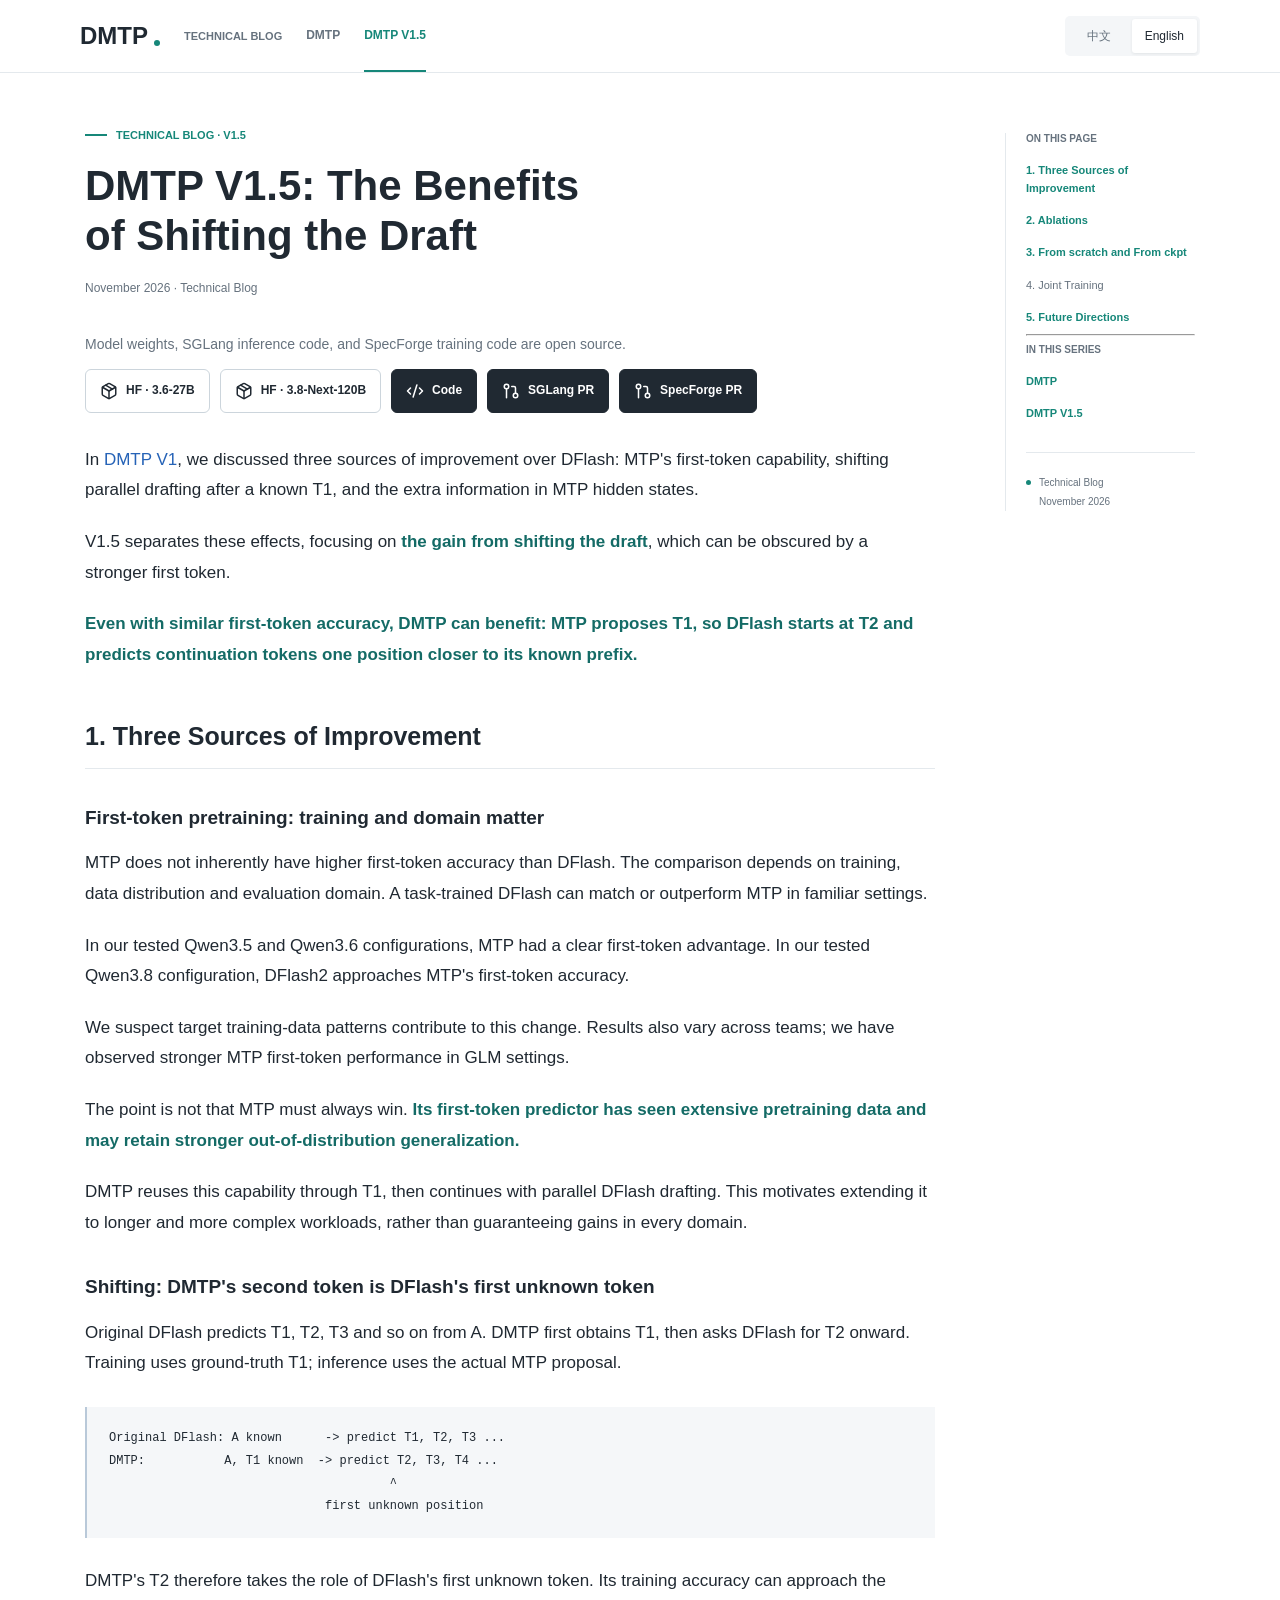
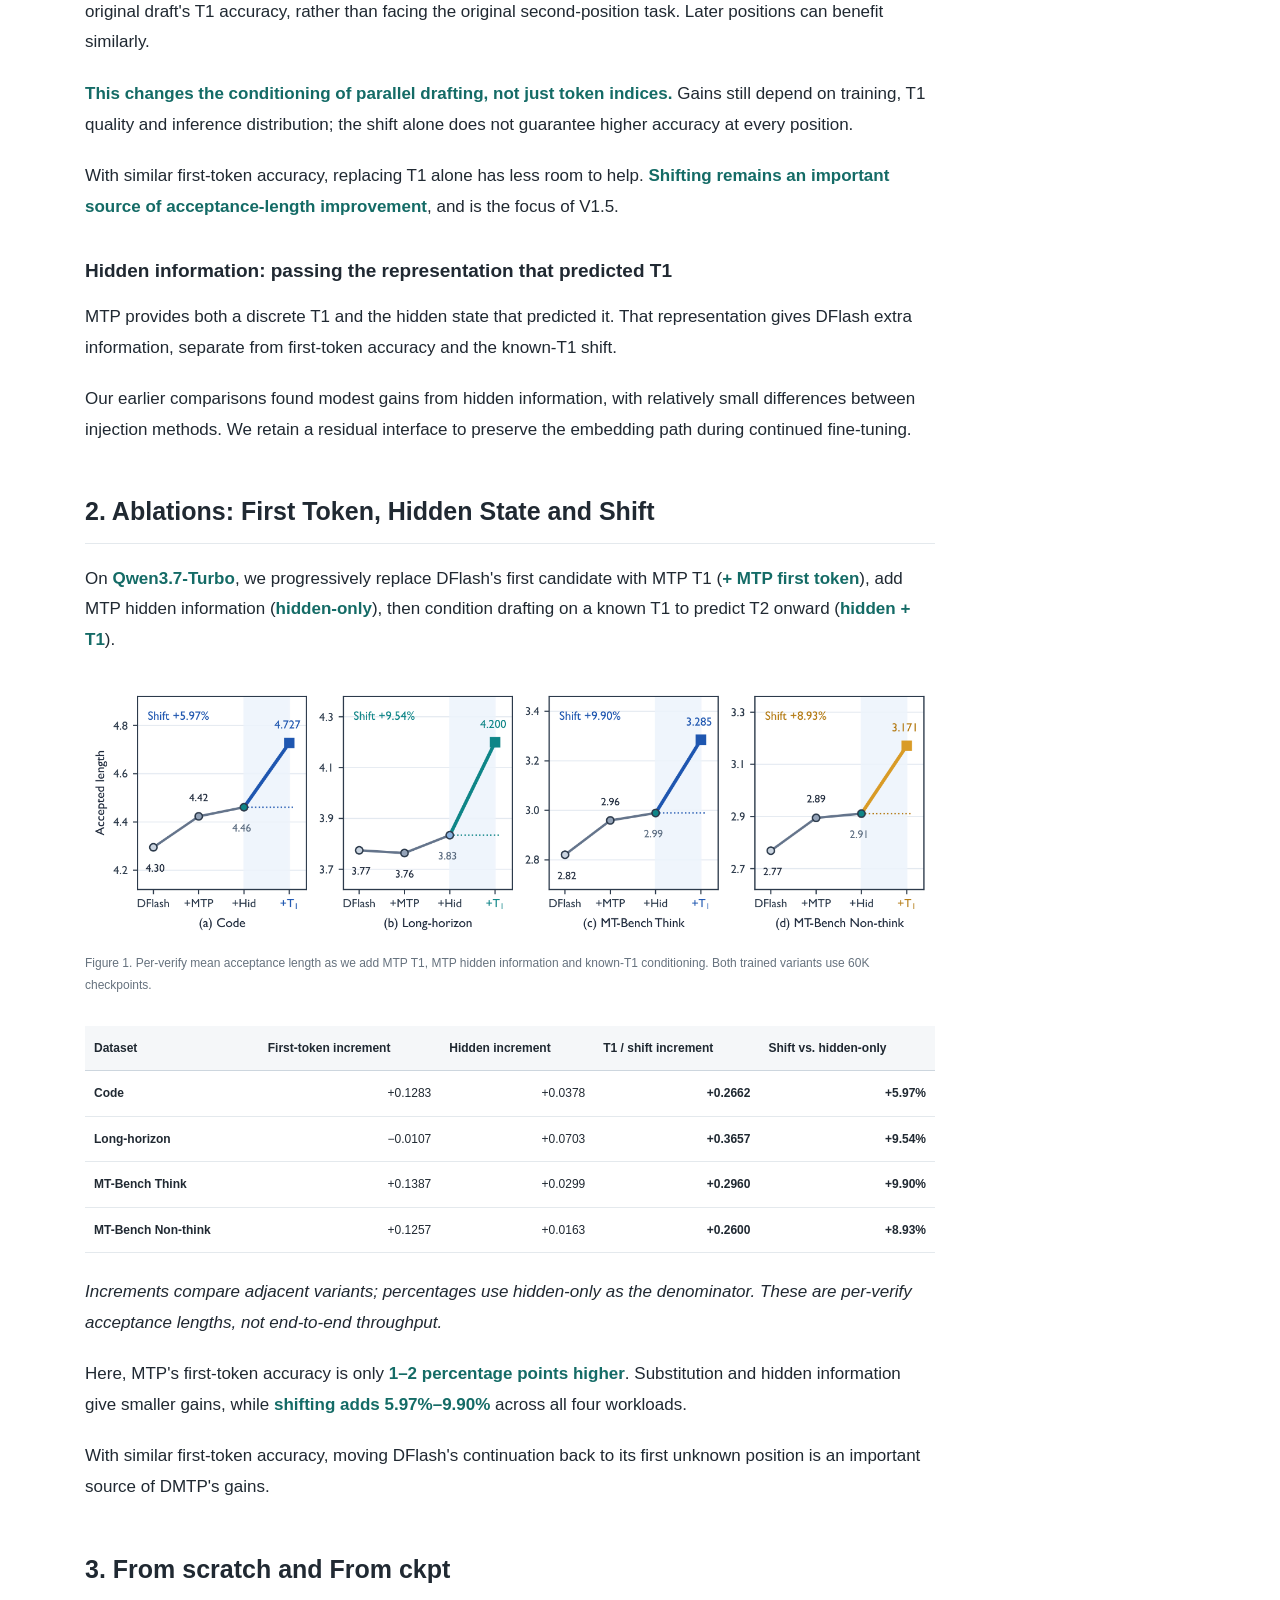
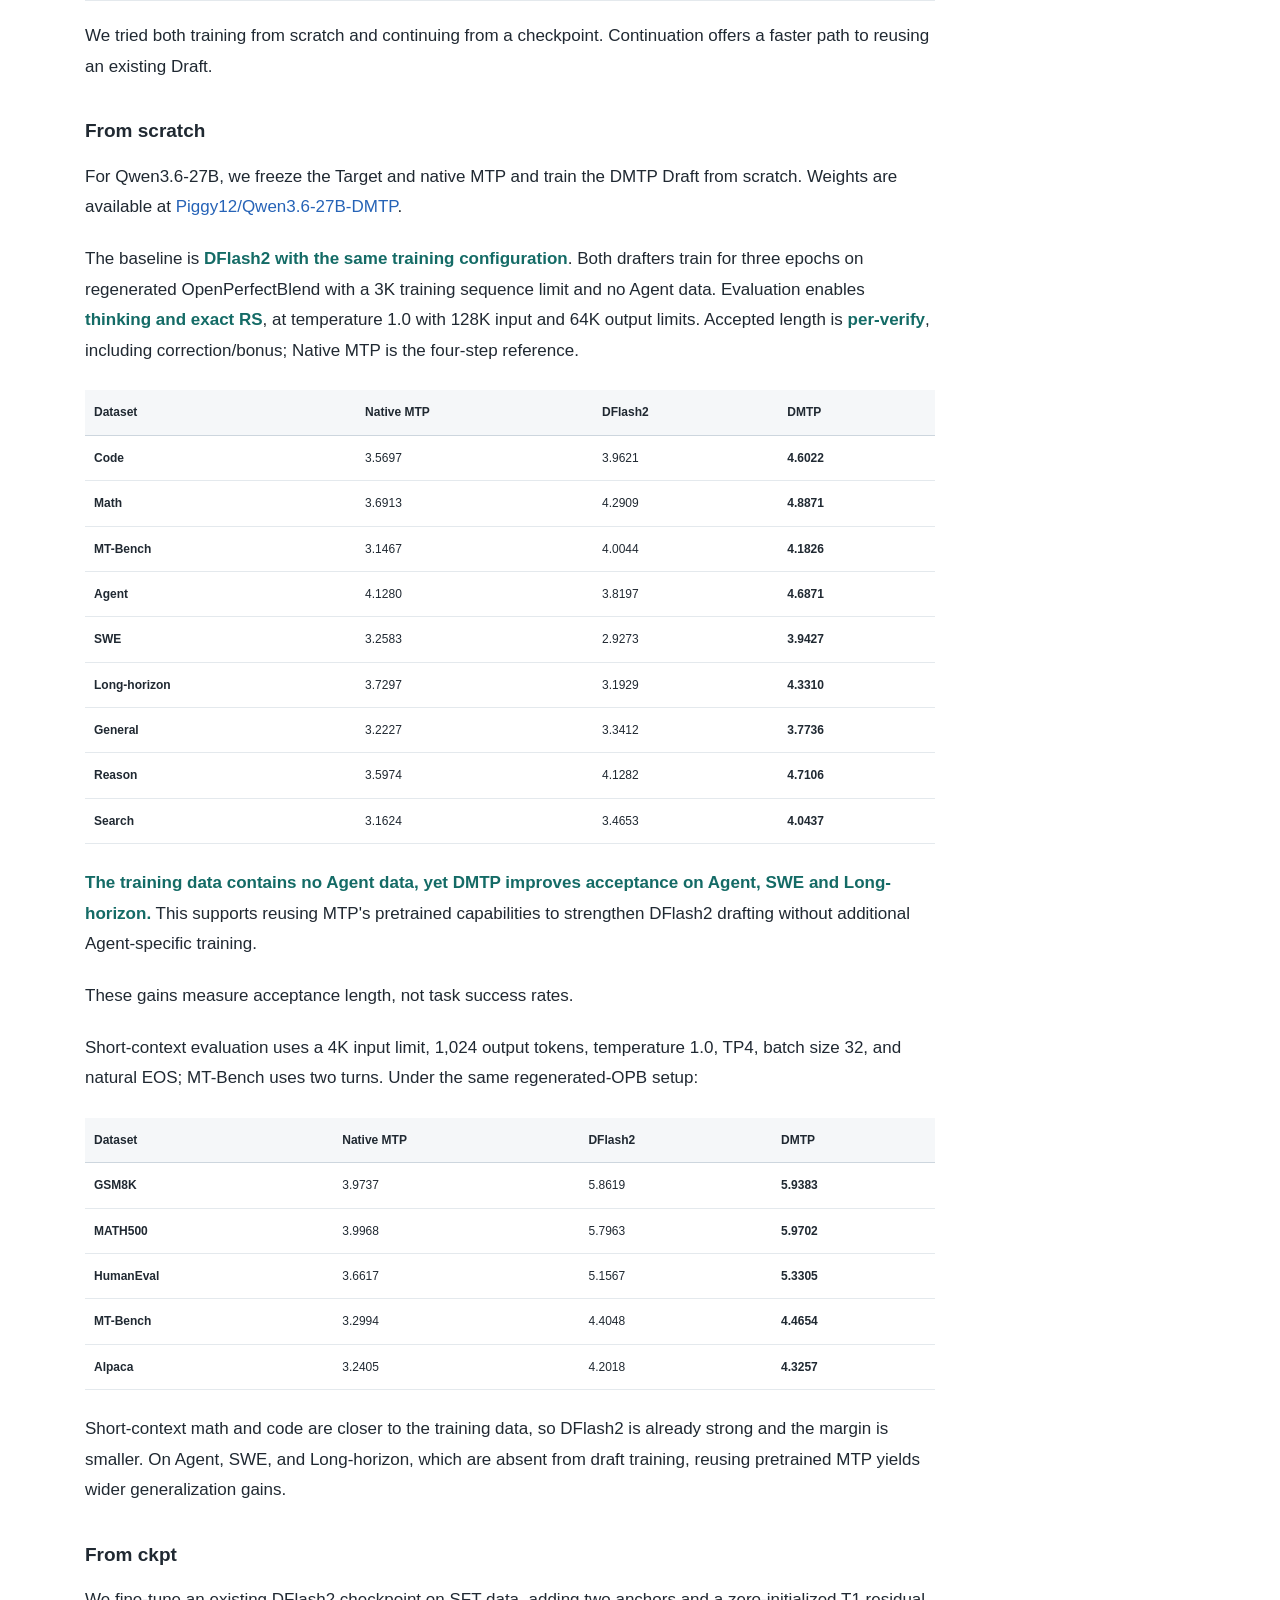
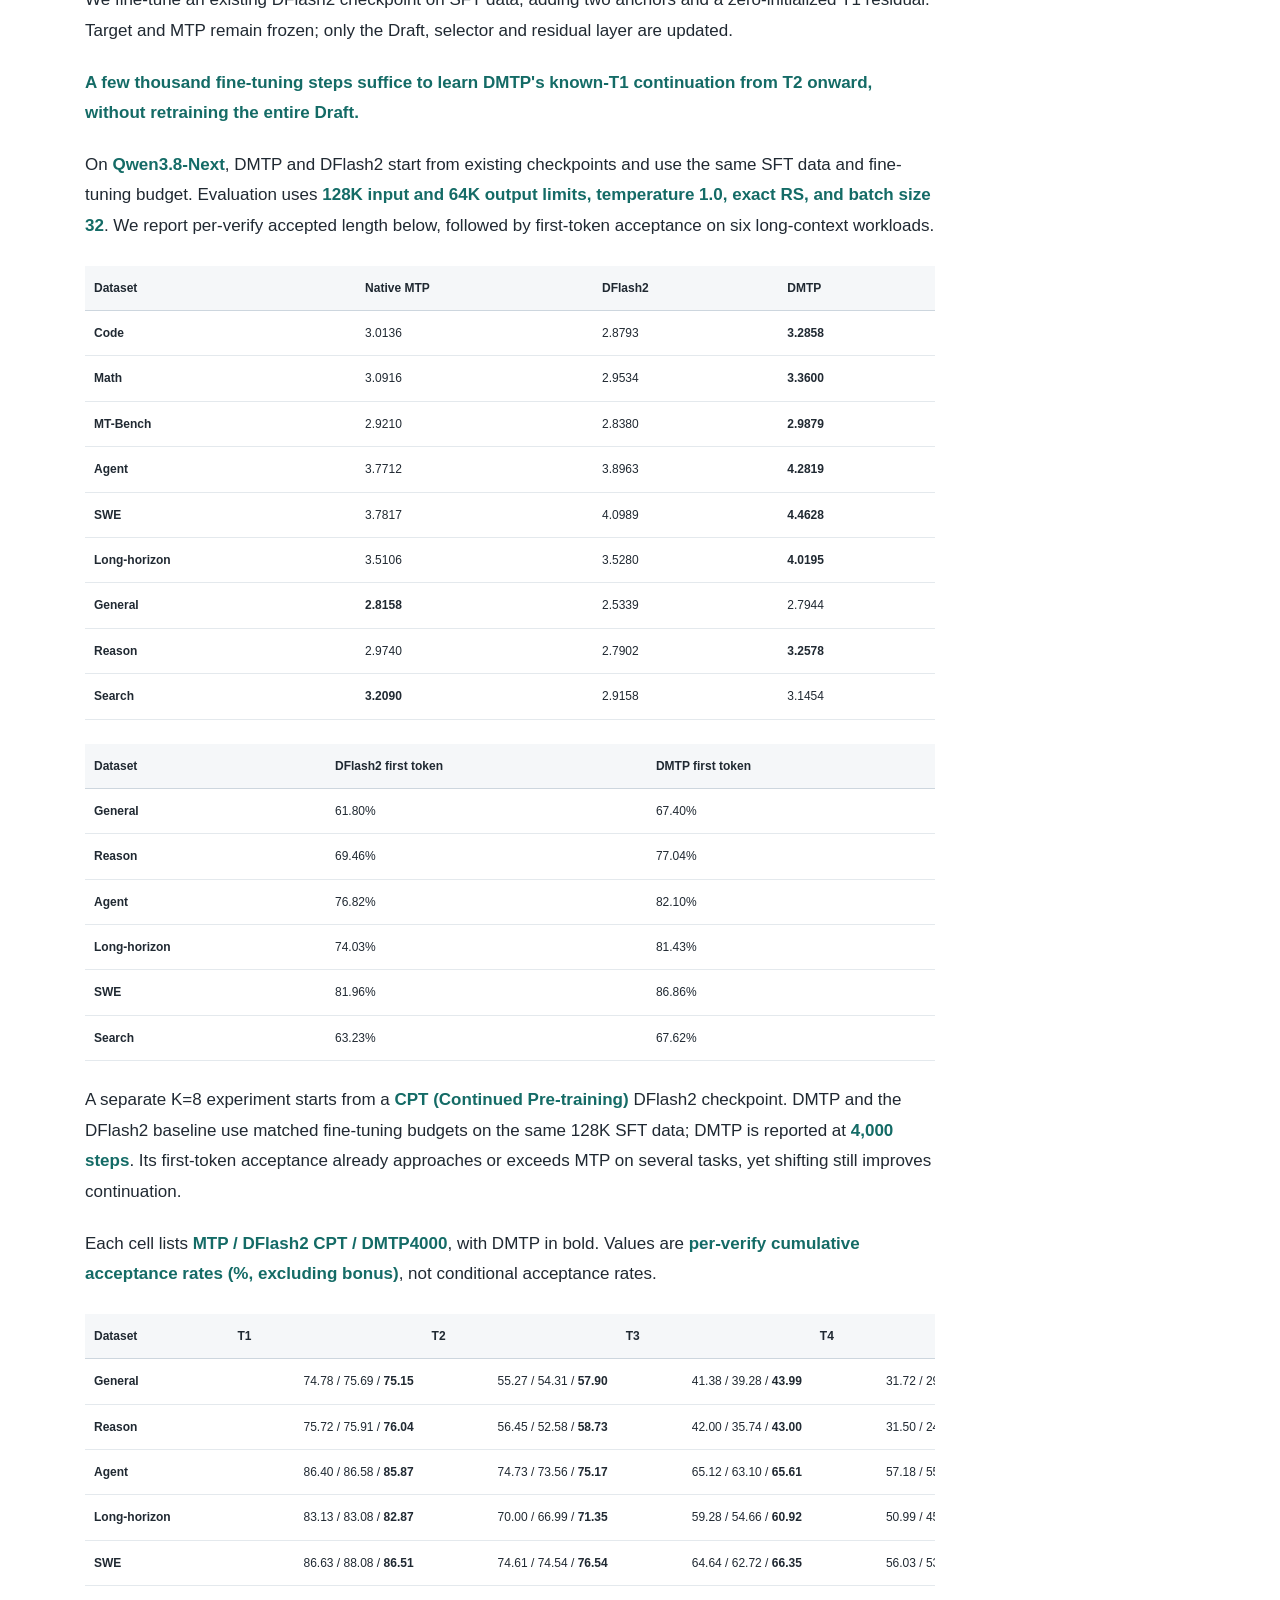
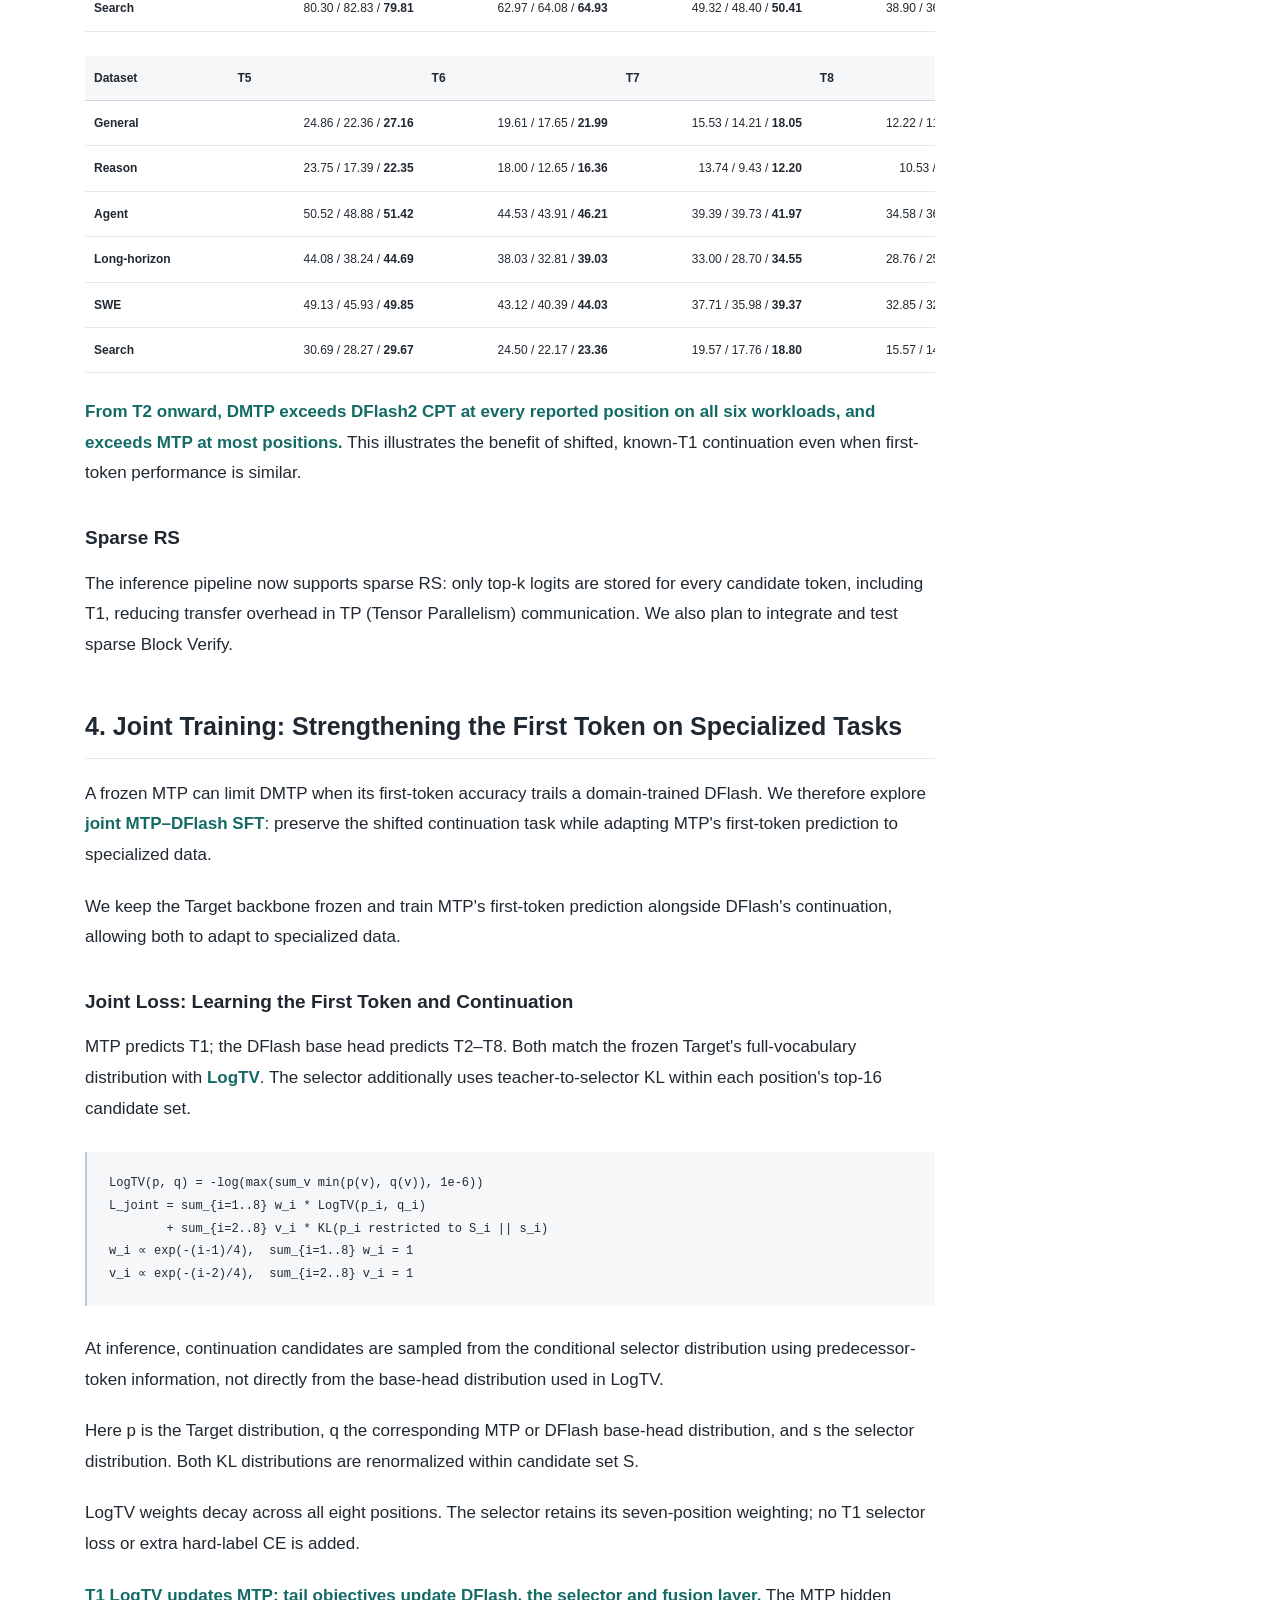
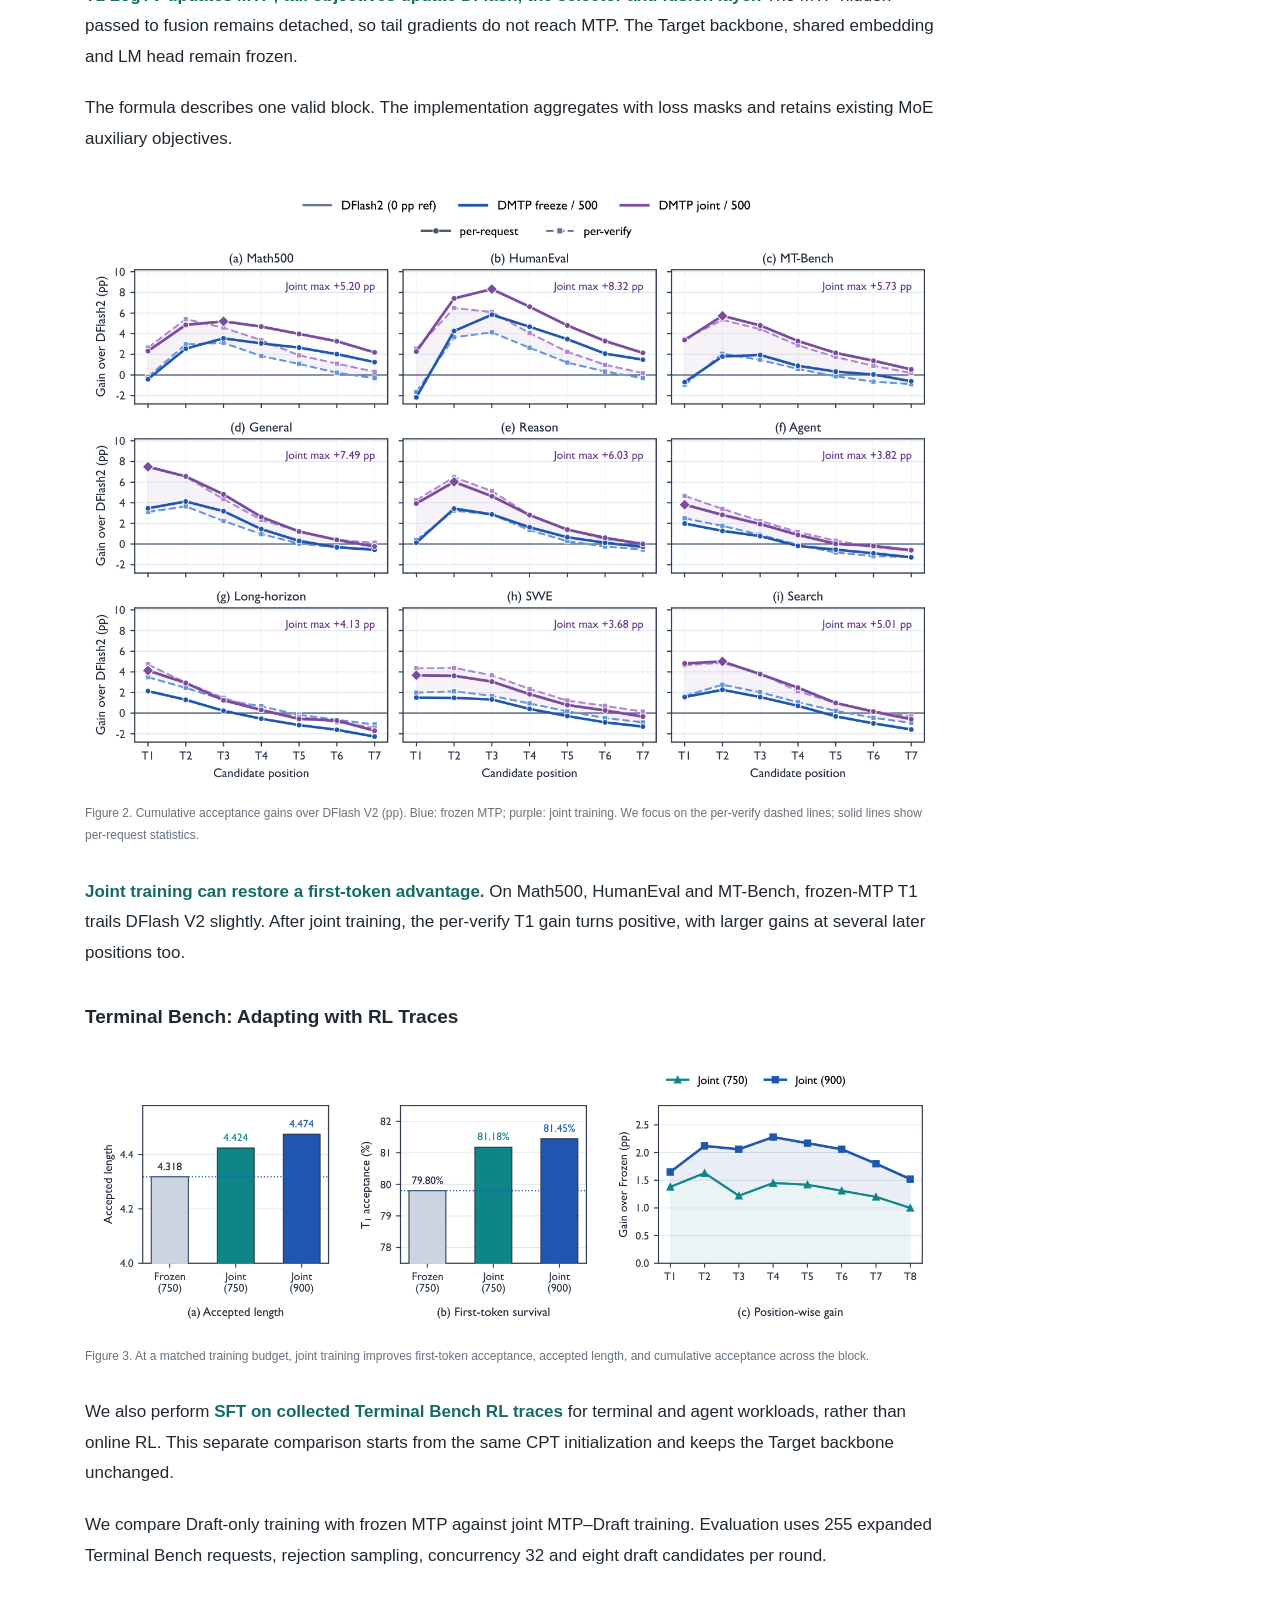
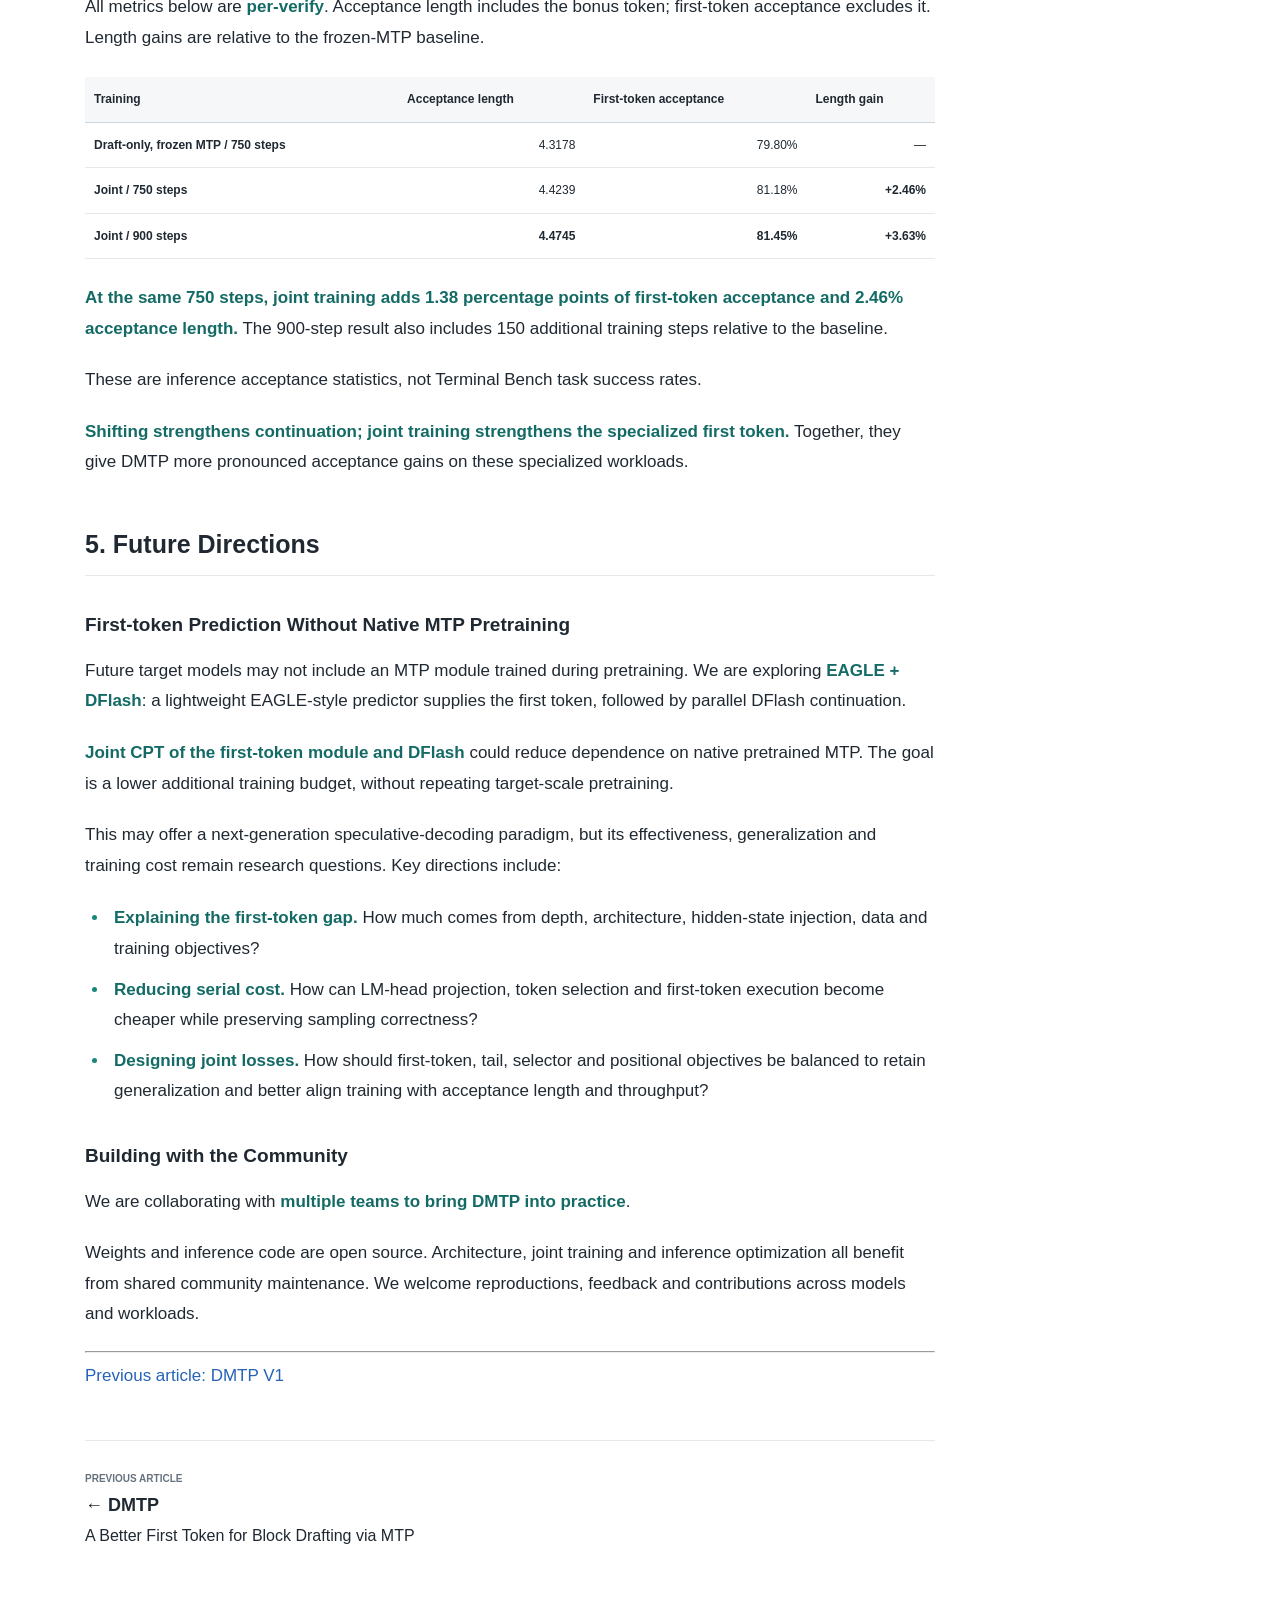
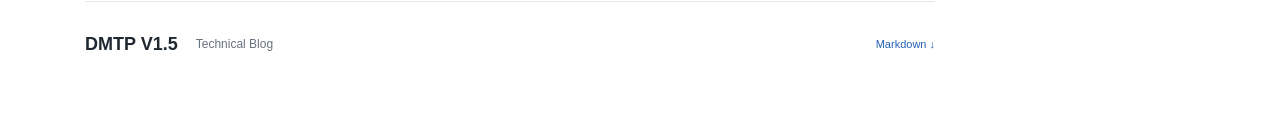
<file: v1.5.html>
<!doctype html>
<html lang="en">
<head>
<meta charset="utf-8">
<meta name="viewport" content="width=device-width,initial-scale=1">
<title>DMTP V1.5: The Benefits of Shifting the Draft</title>
<meta name="description" content="DMTP V1.5 separates first-token, hidden-state and known-T1 shifting gains with per-verify acceptance-length ablations.">
<link rel="stylesheet" href="style.css">
</head>
<body>
<header class="site-header"><div class="header-inner">
<a class="wordmark" href="index.html" data-edition-link aria-label="DMTP home">DMTP<span class="wordmark-dot"></span></a>
<span class="header-note"><span data-lang="zh" hidden>技术博客</span><span data-lang="en">TECHNICAL BLOG</span></span>
<nav class="version-nav" aria-label="Blog editions"><a href="index.html" data-edition-link>DMTP</a><a href="v1.5.html" data-edition-link aria-current="page">DMTP V1.5</a></nav>
<div class="language-control" role="group" aria-label="Language / 语言">
<button type="button" data-set-lang="zh" aria-pressed="false">中文</button><button type="button" data-set-lang="en" aria-pressed="true">English</button>
</div></div></header>
<div class="reading-progress" aria-hidden="true"><span></span></div>
<main class="layout">
<div class="article-column">
<div class="edition"><span class="edition-line"></span><span data-lang="zh" hidden>技术博客 · V1.5</span><span data-lang="en">TECHNICAL BLOG · V1.5</span></div>
<article id="article-zh" lang="zh-CN" hidden>
<!-- v15:zh:start -->
<h1>DMTP V1.5：移位带来的收益</h1>
<p>2026 年 11 月 · 技术博客</p>
<div class="release-resources">
<p class="release-note">权重、SGLang 推理代码以及 SpecForge 训练代码已开源。</p>
<nav class="resource-links" aria-label="开源权重与代码">
<a class="resource-link" href="https://huggingface.co/Piggy12/Qwen3.6-27B-DMTP" target="_blank" rel="noopener noreferrer" title="Qwen3.6-27B DMTP weights on Hugging Face"><img class="resource-icon" src="resource-model.svg" width="18" height="18" alt=""><span>HF · 3.6-27B</span></a>
<a class="resource-link" href="https://huggingface.co/Piggy12/Qwen3.8-next-120b-dmtp" target="_blank" rel="noopener noreferrer" title="Qwen3.8-Next-120B DMTP weights on Hugging Face"><img class="resource-icon" src="resource-model.svg" width="18" height="18" alt=""><span>HF · 3.8-Next-120B</span></a>
<a class="resource-link resource-link--primary" href="https://github.com/Sylvan820/sglang-dmtp" target="_blank" rel="noopener noreferrer" title="DMTP inference code"><img class="resource-icon" src="resource-code.svg" width="18" height="18" alt=""><span>Code</span></a>
<a class="resource-link resource-link--primary" href="https://github.com/sgl-project/sglang/pull/50270" target="_blank" rel="noopener noreferrer" title="SGLang pull request #50270"><img class="resource-icon" src="resource-pr.svg" width="18" height="18" alt=""><span>SGLang PR</span></a>
<a class="resource-link resource-link--primary" href="https://github.com/sgl-project/SpecForge/pull/1067" target="_blank" rel="noopener noreferrer" title="SpecForge pull request #1067"><img class="resource-icon" src="resource-pr.svg" width="18" height="18" alt=""><span>SpecForge PR</span></a>
</nav>
</div>

<p>在 <a href="index.html?lang=zh">DMTP V1</a> 中，我们讨论了 DMTP 相比 DFlash 的三类收益：MTP 的首位预测能力、给定 T1 后并行起草的移位，以及 MTP hidden 提供的额外信息。V1.5 进一步拆开这三件事，尤其是容易被首位优势掩盖的<strong>移位收益</strong>。</p>
<p><strong>即使 MTP 与 DFlash 的首 token accuracy 接近，DMTP 仍能受益：让 MTP 负责 T1，DFlash 就从 T2 开始，把后续候选的预测距离缩短一个位置。</strong></p>
<h2 id="zh-v15-0">1. 重新拆解 DMTP 的三类收益</h2>
<h3>预训练首位能力：优势取决于训练与 domain</h3>
<p>MTP 的首 token accuracy 并不是天然高于 DFlash。它与 MTP 的训练充分程度、数据分布和评测 domain 强相关；DFlash 经过针对性训练，在熟悉的任务上未必比 MTP 差。</p>
<p>在我们测试的 Qwen3.5、Qwen3.6 配置中，MTP 的首位优势较明显。而在所测 Qwen3.8 配置上，DFlash2 已能接近 MTP 的首位水平。我们怀疑这一变化与主模型训练数据的 pattern 有关。</p>
<p>不同模型团队的情况也不同，我们观察到 GLM 的 MTP 首位能力较强。因此，重点不是“MTP 一定更准”，而是<strong>它的首位预测经历了大量预训练数据，有机会保留更好的分布外泛化能力</strong>。</p>
<p>在 OOD、长文和更复杂的场景中，这种预训练先验可能更稳健。DMTP 通过 MTP 提供的 T1 复用这项能力，再让 DFlash 并行续写。这是向更长、更复杂负载迁移的动机，而不是对所有 domain 的统一保证。</p>
<h3>移位：DMTP 的第二个 token，是 DFlash 的第一个未知 token</h3>
<p>原始 DFlash 从 A 出发，同时预测 T1、T2、T3……。DMTP 则先得到 T1，再让 DFlash 预测 T2、T3……。训练时，T1 使用 ground truth；推理时，T1 来自真实的 MTP 提议。</p>
<pre><code class="language-text">原始 DFlash：A 已知       → 预测 T1、T2、T3……
DMTP：      A、T1 已知   → 预测 T2、T3、T4……
                           ↑
                      第一个未知位置
</code></pre>
<p>因此，DMTP 的 T2 承担的是 DFlash“第一个未知 token”的预测任务，其训练 accuracy 可以逼近原始 DFlash 的 T1，而不再承担原始第二位置的预测难度。后续位置也获得类似的移位机会。</p>
<p><strong>这不是把推理输出整体挪一格，而是改变并行起草的条件：在已知 T1 的基础上预测后面的 token。</strong> 实际提升仍取决于训练、T1 质量和推理分布，不能只凭移位形式保证每一位置都更准。</p>
<p>当 MTP 和 DFlash 首位 accuracy 已经相近时，只更换首位的收益会变小，<strong>移位就成为 DMTP 仍能提升接受长度的重要来源</strong>。这是 V1.5 最想强调的一点。</p>
<h3>Hidden 信息：传递预测 T1 时的表示</h3>
<p>除了 T1 这个离散 token，MTP 还提供预测它时的 hidden。DFlash 可以利用这份额外表示续写；它与“更准的首位”和“已知 T1 带来的移位”是不同的收益来源。</p>
<p>此前的接口对照中，加入 hidden 能带来一定接受长度收益，但不同 hidden 利用方式之间的差距相对有限。因此，我们保留残差接口，在传递特征的同时保持原有 embedding 路径，便于已有 DFlash 权重续训。</p>
<h2 id="zh-v15-1">2. 逐级消融：首位、hidden 与移位</h2>
<p>在 <strong>Qwen3.7-Turbo</strong> 上，我们从 DFlash 逐步加入三项改动：<strong>DFlash + MTP 首位</strong>只替换第一个候选，观察首位收益；<strong>hidden-only</strong>在此基础上加入 MTP hidden；<strong>hidden + T1</strong>再将 T1 作为已知输入，让 DFlash 从 T2 开始预测，观察移位收益。</p>
<figure><a href="paper-shift-motivation.png" target="_blank" rel="noopener"><img src="paper-shift-motivation.png" alt="Code、Long-horizon 和 MT-Bench 上的 per-verify 接受长度消融，突出 hidden-only 到 hidden + T1 的移位收益"></a></figure>

<p><em>图 1：per-verify 平均接受长度。四种方法逐步加入 MTP 首位、MTP hidden 和已知 T1；两种训练变体均使用 60K checkpoint。</em></p>
<div class="table-scroll" tabindex="0"><table>
<thead>
<tr>
<th>数据集</th>
<th align="right">仅换首位的增量</th>
<th align="right">加 hidden 的增量</th>
<th align="right">加 T1 / 移位的增量</th>
<th align="right">移位相对 Hidden-only</th>
</tr>
</thead>
<tbody><tr>
<td>Code</td>
<td align="right">+0.1283</td>
<td align="right">+0.0378</td>
<td align="right"><strong>+0.2662</strong></td>
<td align="right"><strong>+5.97%</strong></td>
</tr>
<tr>
<td>Long-horizon</td>
<td align="right">−0.0107</td>
<td align="right">+0.0703</td>
<td align="right"><strong>+0.3657</strong></td>
<td align="right"><strong>+9.54%</strong></td>
</tr>
<tr>
<td>MT-Bench Think</td>
<td align="right">+0.1387</td>
<td align="right">+0.0299</td>
<td align="right"><strong>+0.2960</strong></td>
<td align="right"><strong>+9.90%</strong></td>
</tr>
<tr>
<td>MT-Bench Non-think</td>
<td align="right">+0.1257</td>
<td align="right">+0.0163</td>
<td align="right"><strong>+0.2600</strong></td>
<td align="right"><strong>+8.93%</strong></td>
</tr>
</tbody></table>
</div><p><em>增量均对比前一步；最后一列以 hidden-only 为分母。图表采用 per-verify 接受长度，不代表端到端吞吐。</em></p>
<p>本组配置中，MTP 首位 accuracy 仅高约 <strong>1～2 个百分点</strong>，首位替换和 hidden 的增量较小；<strong>移位则在四项负载上进一步带来 5.97%～9.90% 的接受长度提升</strong>。这说明，首位能力相近时，让 DFlash 从 T2 开始、重新站到“第一个未知位置”上，是 DMTP 的重要收益来源。</p>
<h2 id="zh-v15-2">3. From scratch 与 From ckpt</h2>
<p>我们尝试了从头训练和基于已有 checkpoint 续训两条路线，后者更适合快速复用已有 Draft 的能力。</p>
<h3>From scratch</h3>
<p>在 Qwen3.6-27B 上，我们冻结 Target 与 MTP，从头训练 DMTP Draft。权重见 <a href="https://huggingface.co/Piggy12/Qwen3.6-27B-DMTP/tree/main">Piggy12/Qwen3.6-27B-DMTP</a>。</p>
<p>Baseline 为<strong>相同训练配置的 DFlash2</strong>。两组均在 regenerated OpenPerfectBlend 上训练三个 epoch，训练序列最长 3K，不含 Agent 数据。评测开启 <strong>thinking 与精确 RS</strong>，温度 1.0，长文输入上限 128K、输出上限 64K。接受长度采用 <strong>per-verify</strong>，含修正/bonus；Native MTP 为四步参考。</p>
<div class="table-scroll" tabindex="0"><table>
<thead>
<tr>
<th>数据集</th>
<th>Native MTP</th>
<th>DFlash2</th>
<th>DMTP</th>
</tr>
</thead>
<tbody><tr>
<td>Code</td>
<td>3.5697</td>
<td>3.9621</td>
<td><strong>4.6022</strong></td>
</tr>
<tr>
<td>Math</td>
<td>3.6913</td>
<td>4.2909</td>
<td><strong>4.8871</strong></td>
</tr>
<tr>
<td>MT-Bench</td>
<td>3.1467</td>
<td>4.0044</td>
<td><strong>4.1826</strong></td>
</tr>
<tr>
<td>Agent</td>
<td>4.1280</td>
<td>3.8197</td>
<td><strong>4.6871</strong></td>
</tr>
<tr>
<td>SWE</td>
<td>3.2583</td>
<td>2.9273</td>
<td><strong>3.9427</strong></td>
</tr>
<tr>
<td>Long-horizon</td>
<td>3.7297</td>
<td>3.1929</td>
<td><strong>4.3310</strong></td>
</tr>
<tr>
<td>General</td>
<td>3.2227</td>
<td>3.3412</td>
<td><strong>3.7736</strong></td>
</tr>
<tr>
<td>Reason</td>
<td>3.5974</td>
<td>4.1282</td>
<td><strong>4.7106</strong></td>
</tr>
<tr>
<td>Search</td>
<td>3.1624</td>
<td>3.4653</td>
<td><strong>4.0437</strong></td>
</tr>
</tbody></table>
</div><p><strong>训练数据不包含 Agent 数据，但 DMTP 在 Agent、SWE 与 Long-horizon 上仍有明显提升。</strong> 这支持我们复用 MTP 预训练能力的思路：不依赖额外 Agent 专项训练，也能增强 DFlash2 在这些负载上的起草与接受能力；这里的提升指接受长度，不是任务成功率。</p>
<p>短文评测使用 4K 输入、1,024 输出、温度 1.0、TP4、batch 32，保留自然 EOS；MT-Bench 为双轮会话。同一 regenerated OPB 设置下，结果如下：</p>
<div class="table-scroll" tabindex="0"><table>
<thead>
<tr>
<th>数据集</th>
<th>Native MTP</th>
<th>DFlash2</th>
<th>DMTP</th>
</tr>
</thead>
<tbody><tr>
<td>GSM8K</td>
<td>3.9737</td>
<td>5.8619</td>
<td><strong>5.9383</strong></td>
</tr>
<tr>
<td>MATH500</td>
<td>3.9968</td>
<td>5.7963</td>
<td><strong>5.9702</strong></td>
</tr>
<tr>
<td>HumanEval</td>
<td>3.6617</td>
<td>5.1567</td>
<td><strong>5.3305</strong></td>
</tr>
<tr>
<td>MT-Bench</td>
<td>3.2994</td>
<td>4.4048</td>
<td><strong>4.4654</strong></td>
</tr>
<tr>
<td>Alpaca</td>
<td>3.2405</td>
<td>4.2018</td>
<td><strong>4.3257</strong></td>
</tr>
</tbody></table>
</div><p>短文数学与代码更贴近训练数据，DFlash2 的基线已较强，因此增益较小；未参与 Draft 训练的 Agent、SWE 和 Long-horizon 上，MTP 的预训练能力带来更明显的泛化收益。</p>
<h3>From ckpt</h3>
<p>我们从已有 DFlash2 checkpoint 出发，加入双 anchor 和 T1 零初始化残差，在 SFT 数据上微调。Target 与 MTP 冻结，只更新 Draft、selector 和残差层。<strong>不必重训整套 Draft，只需数千步微调，就能学习 DMTP“已知 T1、从 T2 开始预测”的移位续写能力。</strong></p>
<p>在 <strong>Qwen3.8-Next</strong> 上，DMTP 与 DFlash2 从已有 checkpoint 出发，在相同 SFT 数据上使用相同微调预算。评测使用 <strong>128K 输入上限、64K 输出上限、温度 1.0、精确 RS、batch 32</strong>。下表列出 per-verify 接受长度，随后给出六项长文负载的首 token 接受率。</p>
<div class="table-scroll" tabindex="0"><table>
<thead>
<tr>
<th>数据集</th>
<th>Native MTP</th>
<th>DFlash2</th>
<th>DMTP</th>
</tr>
</thead>
<tbody><tr>
<td>Code</td>
<td>3.0136</td>
<td>2.8793</td>
<td><strong>3.2858</strong></td>
</tr>
<tr>
<td>Math</td>
<td>3.0916</td>
<td>2.9534</td>
<td><strong>3.3600</strong></td>
</tr>
<tr>
<td>MT-Bench</td>
<td>2.9210</td>
<td>2.8380</td>
<td><strong>2.9879</strong></td>
</tr>
<tr>
<td>Agent</td>
<td>3.7712</td>
<td>3.8963</td>
<td><strong>4.2819</strong></td>
</tr>
<tr>
<td>SWE</td>
<td>3.7817</td>
<td>4.0989</td>
<td><strong>4.4628</strong></td>
</tr>
<tr>
<td>Long-horizon</td>
<td>3.5106</td>
<td>3.5280</td>
<td><strong>4.0195</strong></td>
</tr>
<tr>
<td>General</td>
<td><strong>2.8158</strong></td>
<td>2.5339</td>
<td>2.7944</td>
</tr>
<tr>
<td>Reason</td>
<td>2.9740</td>
<td>2.7902</td>
<td><strong>3.2578</strong></td>
</tr>
<tr>
<td>Search</td>
<td><strong>3.2090</strong></td>
<td>2.9158</td>
<td>3.1454</td>
</tr>
</tbody></table>
</div><div class="table-scroll" tabindex="0"><table>
<thead>
<tr>
<th>数据集</th>
<th>DFlash2 首 token</th>
<th>DMTP 首 token</th>
</tr>
</thead>
<tbody><tr>
<td>General</td>
<td>61.80%</td>
<td>67.40%</td>
</tr>
<tr>
<td>Reason</td>
<td>69.46%</td>
<td>77.04%</td>
</tr>
<tr>
<td>Agent</td>
<td>76.82%</td>
<td>82.10%</td>
</tr>
<tr>
<td>Long-horizon</td>
<td>74.03%</td>
<td>81.43%</td>
</tr>
<tr>
<td>SWE</td>
<td>81.96%</td>
<td>86.86%</td>
</tr>
<tr>
<td>Search</td>
<td>63.23%</td>
<td>67.62%</td>
</tr>
</tbody></table>
</div><p>另一组 K=8 实验从经过 <strong>CPT（Continued Pre-training）</strong> 的 DFlash2 出发，DMTP 与 DFlash2 基线在相同 128K SFT 数据上使用匹配的微调预算，DMTP 取 <strong>4,000 步</strong>结果。起点的首 token 接受率已与 MTP 接近，部分任务甚至更高，后续位置仍能从移位中获益。</p>
<p>每格按 <strong>MTP / DFlash2 CPT / DMTP4000</strong> 排列，粗体标出 DMTP。数值为 <strong>per-verify 逐位置累计接受率（%，不含 bonus）</strong>，不是条件接受率。</p>
<div class="table-scroll" tabindex="0"><table class="position-ablation">
<thead>
<tr>
<th>数据集</th>
<th align="right">T1</th>
<th align="right">T2</th>
<th align="right">T3</th>
<th align="right">T4</th>
</tr>
</thead>
<tbody><tr>
<td>General</td>
<td align="right">74.78 / 75.69 / <strong>75.15</strong></td>
<td align="right">55.27 / 54.31 / <strong>57.90</strong></td>
<td align="right">41.38 / 39.28 / <strong>43.99</strong></td>
<td align="right">31.72 / 29.14 / <strong>34.07</strong></td>
</tr>
<tr>
<td>Reason</td>
<td align="right">75.72 / 75.91 / <strong>76.04</strong></td>
<td align="right">56.45 / 52.58 / <strong>58.73</strong></td>
<td align="right">42.00 / 35.74 / <strong>43.00</strong></td>
<td align="right">31.50 / 24.60 / <strong>30.93</strong></td>
</tr>
<tr>
<td>Agent</td>
<td align="right">86.40 / 86.58 / <strong>85.87</strong></td>
<td align="right">74.73 / 73.56 / <strong>75.17</strong></td>
<td align="right">65.12 / 63.10 / <strong>65.61</strong></td>
<td align="right">57.18 / 55.19 / <strong>57.75</strong></td>
</tr>
<tr>
<td>Long-horizon</td>
<td align="right">83.13 / 83.08 / <strong>82.87</strong></td>
<td align="right">70.00 / 66.99 / <strong>71.35</strong></td>
<td align="right">59.28 / 54.66 / <strong>60.92</strong></td>
<td align="right">50.99 / 45.35 / <strong>51.96</strong></td>
</tr>
<tr>
<td>SWE</td>
<td align="right">86.63 / 88.08 / <strong>86.51</strong></td>
<td align="right">74.61 / 74.54 / <strong>76.54</strong></td>
<td align="right">64.64 / 62.72 / <strong>66.35</strong></td>
<td align="right">56.03 / 53.24 / <strong>57.43</strong></td>
</tr>
<tr>
<td>Search</td>
<td align="right">80.30 / 82.83 / <strong>79.81</strong></td>
<td align="right">62.97 / 64.08 / <strong>64.93</strong></td>
<td align="right">49.32 / 48.40 / <strong>50.41</strong></td>
<td align="right">38.90 / 36.71 / <strong>38.55</strong></td>
</tr>
</tbody></table>
</div><div class="table-scroll" tabindex="0"><table class="position-ablation">
<thead>
<tr>
<th>数据集</th>
<th align="right">T5</th>
<th align="right">T6</th>
<th align="right">T7</th>
<th align="right">T8</th>
</tr>
</thead>
<tbody><tr>
<td>General</td>
<td align="right">24.86 / 22.36 / <strong>27.16</strong></td>
<td align="right">19.61 / 17.65 / <strong>21.99</strong></td>
<td align="right">15.53 / 14.21 / <strong>18.05</strong></td>
<td align="right">12.22 / 11.68 / <strong>14.88</strong></td>
</tr>
<tr>
<td>Reason</td>
<td align="right">23.75 / 17.39 / <strong>22.35</strong></td>
<td align="right">18.00 / 12.65 / <strong>16.36</strong></td>
<td align="right">13.74 / 9.43 / <strong>12.20</strong></td>
<td align="right">10.53 / 7.21 / <strong>9.26</strong></td>
</tr>
<tr>
<td>Agent</td>
<td align="right">50.52 / 48.88 / <strong>51.42</strong></td>
<td align="right">44.53 / 43.91 / <strong>46.21</strong></td>
<td align="right">39.39 / 39.73 / <strong>41.97</strong></td>
<td align="right">34.58 / 36.21 / <strong>38.31</strong></td>
</tr>
<tr>
<td>Long-horizon</td>
<td align="right">44.08 / 38.24 / <strong>44.69</strong></td>
<td align="right">38.03 / 32.81 / <strong>39.03</strong></td>
<td align="right">33.00 / 28.70 / <strong>34.55</strong></td>
<td align="right">28.76 / 25.29 / <strong>30.72</strong></td>
</tr>
<tr>
<td>SWE</td>
<td align="right">49.13 / 45.93 / <strong>49.85</strong></td>
<td align="right">43.12 / 40.39 / <strong>44.03</strong></td>
<td align="right">37.71 / 35.98 / <strong>39.37</strong></td>
<td align="right">32.85 / 32.56 / <strong>35.53</strong></td>
</tr>
<tr>
<td>Search</td>
<td align="right">30.69 / 28.27 / <strong>29.67</strong></td>
<td align="right">24.50 / 22.17 / <strong>23.36</strong></td>
<td align="right">19.57 / 17.76 / <strong>18.80</strong></td>
<td align="right">15.57 / 14.45 / <strong>15.25</strong></td>
</tr>
</tbody></table>
</div><p><strong>从 T2 开始，DMTP 在六项负载的所有后续位置上都高于 DFlash2 CPT，多数位置也高于 MTP。</strong> 这体现了移位的收益：即使首位已经相近，让 Draft 以已知 T1 开始续写，仍能改善后续起草。</p>
<h3>稀疏 RS</h3>
<p>推理链路已支持稀疏 RS：所有候选 token（包括 T1）均只保存 top-k logits，减少 TP（Tensor Parallelism）通信中的传输开销。后续我们还会接入并测试稀疏 Block Verify。</p>
<h2 id="zh-v15-3">4. 联合训练：进一步提升专项任务的首位能力</h2>
<p>如果原生 MTP 在某个 domain 的首位 accuracy 不如专门训练的 DFlash，只依靠冻结 MTP 就会限制 DMTP 的收益。为此，我们进一步尝试 <strong>MTP 与 DFlash 联合 SFT</strong>：保留移位收益，同时让 MTP 的首位预测也适应专项数据。</p>
<p>我们保持 Target 主干冻结，同时训练 MTP 的首位预测与 DFlash 的后续起草，让两者共同适应专项数据。</p>
<h3>联合 Loss：首位与续写分别学习</h3>
<p>T1 由 MTP 预测，T2～T8 由 DFlash 基础头预测，两者都对齐冻结 Target 的全词表分布，使用 <strong>LogTV</strong>；selector 另在各位置的 top-16 候选集合内计算 teacher 到 selector 的 KL：</p>
<pre><code class="language-text">LogTV(p, q) = -log(max(sum_v min(p(v), q(v)), 1e-6))
L_joint = sum_{i=1..8} w_i * LogTV(p_i, q_i)
        + sum_{i=2..8} v_i * KL(p_i restricted to S_i || s_i)
w_i ∝ exp(-(i-1)/4),  sum_{i=1..8} w_i = 1
v_i ∝ exp(-(i-2)/4),  sum_{i=2..8} v_i = 1
</code></pre>
<p>推理时，后续候选由结合前驱 token 信息的条件 selector 分布采样，而非直接使用 LogTV 中的基础头分布。</p>
<p>其中 p 为 Target 分布，q 为对应位置的 MTP 或 DFlash 基础头分布，s 为 selector 分布；KL 两侧都在候选集 S 内重新归一化。首位与尾部 LogTV 使用统一的八位置衰减，selector 保留原七位置权重，不额外给 T1 加 selector loss 或 hard-label CE。</p>
<p><strong>MTP 由 T1 LogTV 更新，DFlash、selector 与融合层由尾部目标更新。</strong> 供融合使用的 MTP hidden 仍然 detach，尾部梯度不回传 MTP；Target 主干、共享 embedding 和 LM head 冻结。上式表示单个有效 block 的目标，实际还按 loss mask 汇总，并保留原有 MoE 辅助项。</p>
<figure><a href="paper-v15-joint-position-gain.png" target="_blank" rel="noopener"><img loading="lazy" src="paper-v15-joint-position-gain.png" alt="九项任务上相对 DFlash V2 的逐位置累计接受率增益，比较 500 步冻结 MTP 与联合训练的 DMTP"></a></figure>

<p><em>图 2：相对 DFlash V2 的逐位置累计接受率增益（pp）。蓝色为冻结 MTP，紫色为联合训练；本文关注 per-verify 虚线，原图实线为 per-request。</em></p>
<p><strong>联合训练后，首位优势可以重新建立。</strong> 在 Math500、HumanEval 和 MT-Bench 上，冻结 MTP 时 T1 略低于 DFlash V2；联合训练后，per-verify 的 T1 增益转为正值，后续多个位置也得到更明显的改善。</p>
<h3>Terminal Bench：RL trace 专项适配</h3>
<figure><img loading="lazy" src="paper-joint-training-summary.png" alt="论文中的 Terminal Bench 联合训练实验"></figure>
<p><em>图 3：匹配训练预算下，联合训练提高首位接受率、接受长度及各位置的累计接受率。</em></p>
<p>我们还用已采集的 <strong>Terminal Bench RL trace 做 SFT</strong>，进一步适配终端与 agent 场景，而不是在线运行 RL。下面是另一组同一 CPT 初始化、Target 主干不变的对照：冻结 MTP，仅训练 Draft，与同时更新 MTP 的联合训练比较。</p>
<p>评测使用 Terminal Bench 的 255 条展开请求，RS 开启、并发 32，每轮起草 8 个候选。表中均为 <strong>per-verify</strong>：接受长度含 bonus，首 token 接受率不含 bonus。</p>
<div class="table-scroll" tabindex="0"><table>
<thead>
<tr>
<th>训练方式</th>
<th align="right">接受长度</th>
<th align="right">首 token 接受率</th>
<th align="right">接受长度提升</th>
</tr>
</thead>
<tbody><tr>
<td>单独训练 750 步，冻结 MTP</td>
<td align="right">4.3178</td>
<td align="right">79.80%</td>
<td align="right">—</td>
</tr>
<tr>
<td>联合训练 750 步</td>
<td align="right">4.4239</td>
<td align="right">81.18%</td>
<td align="right"><strong>+2.46%</strong></td>
</tr>
<tr>
<td>联合训练 900 步</td>
<td align="right"><strong>4.4745</strong></td>
<td align="right"><strong>81.45%</strong></td>
<td align="right"><strong>+3.63%</strong></td>
</tr>
</tbody></table>
</div><p><strong>同为 750 步，联合训练将首位接受率提高 1.38 个百分点，接受长度提高 2.46%。</strong> 继续至 900 步还有提升，但相对冻结组的比较包含额外 150 步训练；这里衡量的是推理接受率，不是 Terminal Bench 任务成功率。</p>
<p><strong>移位提高后续起草能力，联合训练则补强专项任务的首位能力。</strong> 两者结合，让 DMTP 在这些专项场景中获得更明显的接受率收益。</p>
<h2 id="zh-v15-4">5. Future Directions</h2>
<h3>不依赖原生 MTP 的首位预测</h3>
<p>未来的主模型未必都会在预训练阶段配套训练 MTP。我们也在探索 <strong>EAGLE + DFlash</strong>：由 EAGLE 式轻量预测器承担首位，再交给 DFlash 并行续写，并通过 <strong>CPT 联合训练首位模块与 DFlash</strong>，尝试替代对原生预训练 MTP 的依赖。</p>
<p>我们希望用较低的追加训练成本获得这套协作能力，而不必重复主模型级别的大规模预训练。它可能成为下一代投机解码的一种范式，但效果、泛化性与训练成本仍需要实验验证。</p>
<p>围绕这一方向，还有几个关键问题：</p>
<ul>
<li><strong>首位差距来自哪里？</strong> MTP 与 DFlash 的首 token accuracy 差异，分别有多少来自层数、结构、hidden 注入方式，以及训练数据与目标？</li>
<li><strong>如何减少串行开销？</strong> 尤其是 LM head 的词表投影、选词和首位模块执行，能否在保持采样正确性的前提下进一步优化？</li>
<li><strong>如何设计联合 Loss？</strong> 如何平衡首位与尾部目标、selector 和位置权重，在 domain 适配时保留预训练泛化能力，并让训练目标更贴近实际接受长度与吞吐？</li>
</ul>
<h3>一起推进落地</h3>
<p>我们正在与<strong>多个团队合作推进 DMTP 落地</strong>。权重与推理代码均已开源；从架构设计、联合训练到推理优化，都需要社区共同探索和维护。欢迎复现、反馈，以及来自不同模型和负载的贡献。</p>
<hr>
<p><a href="index.html?lang=zh">上一篇：DMTP V1</a></p>
<!-- v15:zh:end -->
</article>
<article id="article-en" lang="en">
<!-- v15:en:start -->
<h1>DMTP V1.5: The Benefits of Shifting the Draft</h1>
<p>November 2026 · Technical Blog</p>
<div class="release-resources">
<p class="release-note">Model weights, SGLang inference code, and SpecForge training code are open source.</p>
<nav class="resource-links" aria-label="Open-source weights and code">
<a class="resource-link" href="https://huggingface.co/Piggy12/Qwen3.6-27B-DMTP" target="_blank" rel="noopener noreferrer" title="Qwen3.6-27B DMTP weights on Hugging Face"><img class="resource-icon" src="resource-model.svg" width="18" height="18" alt=""><span>HF · 3.6-27B</span></a>
<a class="resource-link" href="https://huggingface.co/Piggy12/Qwen3.8-next-120b-dmtp" target="_blank" rel="noopener noreferrer" title="Qwen3.8-Next-120B DMTP weights on Hugging Face"><img class="resource-icon" src="resource-model.svg" width="18" height="18" alt=""><span>HF · 3.8-Next-120B</span></a>
<a class="resource-link resource-link--primary" href="https://github.com/Sylvan820/sglang-dmtp" target="_blank" rel="noopener noreferrer" title="DMTP inference code"><img class="resource-icon" src="resource-code.svg" width="18" height="18" alt=""><span>Code</span></a>
<a class="resource-link resource-link--primary" href="https://github.com/sgl-project/sglang/pull/50270" target="_blank" rel="noopener noreferrer" title="SGLang pull request #50270"><img class="resource-icon" src="resource-pr.svg" width="18" height="18" alt=""><span>SGLang PR</span></a>
<a class="resource-link resource-link--primary" href="https://github.com/sgl-project/SpecForge/pull/1067" target="_blank" rel="noopener noreferrer" title="SpecForge pull request #1067"><img class="resource-icon" src="resource-pr.svg" width="18" height="18" alt=""><span>SpecForge PR</span></a>
</nav>
</div>

<p>In <a href="index.html?lang=en">DMTP V1</a>, we discussed three sources of improvement over DFlash: MTP&#39;s first-token capability, shifting parallel drafting after a known T1, and the extra information in MTP hidden states.</p>
<p>V1.5 separates these effects, focusing on <strong>the gain from shifting the draft</strong>, which can be obscured by a stronger first token.</p>
<p><strong>Even with similar first-token accuracy, DMTP can benefit: MTP proposes T1, so DFlash starts at T2 and predicts continuation tokens one position closer to its known prefix.</strong></p>
<h2 id="en-v15-0">1. Three Sources of Improvement</h2>
<h3>First-token pretraining: training and domain matter</h3>
<p>MTP does not inherently have higher first-token accuracy than DFlash. The comparison depends on training, data distribution and evaluation domain. A task-trained DFlash can match or outperform MTP in familiar settings.</p>
<p>In our tested Qwen3.5 and Qwen3.6 configurations, MTP had a clear first-token advantage. In our tested Qwen3.8 configuration, DFlash2 approaches MTP&#39;s first-token accuracy.</p>
<p>We suspect target training-data patterns contribute to this change. Results also vary across teams; we have observed stronger MTP first-token performance in GLM settings.</p>
<p>The point is not that MTP must always win. <strong>Its first-token predictor has seen extensive pretraining data and may retain stronger out-of-distribution generalization.</strong></p>
<p>DMTP reuses this capability through T1, then continues with parallel DFlash drafting. This motivates extending it to longer and more complex workloads, rather than guaranteeing gains in every domain.</p>
<h3>Shifting: DMTP&#39;s second token is DFlash&#39;s first unknown token</h3>
<p>Original DFlash predicts T1, T2, T3 and so on from A. DMTP first obtains T1, then asks DFlash for T2 onward. Training uses ground-truth T1; inference uses the actual MTP proposal.</p>
<pre><code class="language-text">Original DFlash: A known      -&gt; predict T1, T2, T3 ...
DMTP:           A, T1 known  -&gt; predict T2, T3, T4 ...
                                       ^
                              first unknown position
</code></pre>
<p>DMTP&#39;s T2 therefore takes the role of DFlash&#39;s first unknown token. Its training accuracy can approach the original draft&#39;s T1 accuracy, rather than facing the original second-position task. Later positions can benefit similarly.</p>
<p><strong>This changes the conditioning of parallel drafting, not just token indices.</strong> Gains still depend on training, T1 quality and inference distribution; the shift alone does not guarantee higher accuracy at every position.</p>
<p>With similar first-token accuracy, replacing T1 alone has less room to help. <strong>Shifting remains an important source of acceptance-length improvement</strong>, and is the focus of V1.5.</p>
<h3>Hidden information: passing the representation that predicted T1</h3>
<p>MTP provides both a discrete T1 and the hidden state that predicted it. That representation gives DFlash extra information, separate from first-token accuracy and the known-T1 shift.</p>
<p>Our earlier comparisons found modest gains from hidden information, with relatively small differences between injection methods. We retain a residual interface to preserve the embedding path during continued fine-tuning.</p>
<h2 id="en-v15-1">2. Ablations: First Token, Hidden State and Shift</h2>
<p>On <strong>Qwen3.7-Turbo</strong>, we progressively replace DFlash&#39;s first candidate with MTP T1 (<strong>+ MTP first token</strong>), add MTP hidden information (<strong>hidden-only</strong>), then condition drafting on a known T1 to predict T2 onward (<strong>hidden + T1</strong>).</p>
<figure><a href="paper-shift-motivation.png" target="_blank" rel="noopener"><img src="paper-shift-motivation.png" alt="Per-verify acceptance-length ablations on Code, Long-horizon and MT-Bench, highlighting the known-T1 shift"></a></figure>

<p><em>Figure 1. Per-verify mean acceptance length as we add MTP T1, MTP hidden information and known-T1 conditioning. Both trained variants use 60K checkpoints.</em></p>
<div class="table-scroll" tabindex="0"><table>
<thead>
<tr>
<th>Dataset</th>
<th align="right">First-token increment</th>
<th align="right">Hidden increment</th>
<th align="right">T1 / shift increment</th>
<th align="right">Shift vs. hidden-only</th>
</tr>
</thead>
<tbody><tr>
<td>Code</td>
<td align="right">+0.1283</td>
<td align="right">+0.0378</td>
<td align="right"><strong>+0.2662</strong></td>
<td align="right"><strong>+5.97%</strong></td>
</tr>
<tr>
<td>Long-horizon</td>
<td align="right">−0.0107</td>
<td align="right">+0.0703</td>
<td align="right"><strong>+0.3657</strong></td>
<td align="right"><strong>+9.54%</strong></td>
</tr>
<tr>
<td>MT-Bench Think</td>
<td align="right">+0.1387</td>
<td align="right">+0.0299</td>
<td align="right"><strong>+0.2960</strong></td>
<td align="right"><strong>+9.90%</strong></td>
</tr>
<tr>
<td>MT-Bench Non-think</td>
<td align="right">+0.1257</td>
<td align="right">+0.0163</td>
<td align="right"><strong>+0.2600</strong></td>
<td align="right"><strong>+8.93%</strong></td>
</tr>
</tbody></table>
</div><p><em>Increments compare adjacent variants; percentages use hidden-only as the denominator. These are per-verify acceptance lengths, not end-to-end throughput.</em></p>
<p>Here, MTP&#39;s first-token accuracy is only <strong>1–2 percentage points higher</strong>. Substitution and hidden information give smaller gains, while <strong>shifting adds 5.97%–9.90%</strong> across all four workloads.</p>
<p>With similar first-token accuracy, moving DFlash&#39;s continuation back to its first unknown position is an important source of DMTP&#39;s gains.</p>
<h2 id="en-v15-2">3. From scratch and From ckpt</h2>
<p>We tried both training from scratch and continuing from a checkpoint. Continuation offers a faster path to reusing an existing Draft.</p>
<h3>From scratch</h3>
<p>For Qwen3.6-27B, we freeze the Target and native MTP and train the DMTP Draft from scratch. Weights are available at <a href="https://huggingface.co/Piggy12/Qwen3.6-27B-DMTP/tree/main">Piggy12/Qwen3.6-27B-DMTP</a>.</p>
<p>The baseline is <strong>DFlash2 with the same training configuration</strong>. Both drafters train for three epochs on regenerated OpenPerfectBlend with a 3K training sequence limit and no Agent data. Evaluation enables <strong>thinking and exact RS</strong>, at temperature 1.0 with 128K input and 64K output limits. Accepted length is <strong>per-verify</strong>, including correction/bonus; Native MTP is the four-step reference.</p>
<div class="table-scroll" tabindex="0"><table>
<thead>
<tr>
<th>Dataset</th>
<th>Native MTP</th>
<th>DFlash2</th>
<th>DMTP</th>
</tr>
</thead>
<tbody><tr>
<td>Code</td>
<td>3.5697</td>
<td>3.9621</td>
<td><strong>4.6022</strong></td>
</tr>
<tr>
<td>Math</td>
<td>3.6913</td>
<td>4.2909</td>
<td><strong>4.8871</strong></td>
</tr>
<tr>
<td>MT-Bench</td>
<td>3.1467</td>
<td>4.0044</td>
<td><strong>4.1826</strong></td>
</tr>
<tr>
<td>Agent</td>
<td>4.1280</td>
<td>3.8197</td>
<td><strong>4.6871</strong></td>
</tr>
<tr>
<td>SWE</td>
<td>3.2583</td>
<td>2.9273</td>
<td><strong>3.9427</strong></td>
</tr>
<tr>
<td>Long-horizon</td>
<td>3.7297</td>
<td>3.1929</td>
<td><strong>4.3310</strong></td>
</tr>
<tr>
<td>General</td>
<td>3.2227</td>
<td>3.3412</td>
<td><strong>3.7736</strong></td>
</tr>
<tr>
<td>Reason</td>
<td>3.5974</td>
<td>4.1282</td>
<td><strong>4.7106</strong></td>
</tr>
<tr>
<td>Search</td>
<td>3.1624</td>
<td>3.4653</td>
<td><strong>4.0437</strong></td>
</tr>
</tbody></table>
</div><p><strong>The training data contains no Agent data, yet DMTP improves acceptance on Agent, SWE and Long-horizon.</strong> This supports reusing MTP&#39;s pretrained capabilities to strengthen DFlash2 drafting without additional Agent-specific training.</p>
<p>These gains measure acceptance length, not task success rates.</p>
<p>Short-context evaluation uses a 4K input limit, 1,024 output tokens, temperature 1.0, TP4, batch size 32, and natural EOS; MT-Bench uses two turns. Under the same regenerated-OPB setup:</p>
<div class="table-scroll" tabindex="0"><table>
<thead>
<tr>
<th>Dataset</th>
<th>Native MTP</th>
<th>DFlash2</th>
<th>DMTP</th>
</tr>
</thead>
<tbody><tr>
<td>GSM8K</td>
<td>3.9737</td>
<td>5.8619</td>
<td><strong>5.9383</strong></td>
</tr>
<tr>
<td>MATH500</td>
<td>3.9968</td>
<td>5.7963</td>
<td><strong>5.9702</strong></td>
</tr>
<tr>
<td>HumanEval</td>
<td>3.6617</td>
<td>5.1567</td>
<td><strong>5.3305</strong></td>
</tr>
<tr>
<td>MT-Bench</td>
<td>3.2994</td>
<td>4.4048</td>
<td><strong>4.4654</strong></td>
</tr>
<tr>
<td>Alpaca</td>
<td>3.2405</td>
<td>4.2018</td>
<td><strong>4.3257</strong></td>
</tr>
</tbody></table>
</div><p>Short-context math and code are closer to the training data, so DFlash2 is already strong and the margin is smaller. On Agent, SWE, and Long-horizon, which are absent from draft training, reusing pretrained MTP yields wider generalization gains.</p>
<h3>From ckpt</h3>
<p>We fine-tune an existing DFlash2 checkpoint on SFT data, adding two anchors and a zero-initialized T1 residual. Target and MTP remain frozen; only the Draft, selector and residual layer are updated.</p>
<p><strong>A few thousand fine-tuning steps suffice to learn DMTP&#39;s known-T1 continuation from T2 onward, without retraining the entire Draft.</strong></p>
<p>On <strong>Qwen3.8-Next</strong>, DMTP and DFlash2 start from existing checkpoints and use the same SFT data and fine-tuning budget. Evaluation uses <strong>128K input and 64K output limits, temperature 1.0, exact RS, and batch size 32</strong>. We report per-verify accepted length below, followed by first-token acceptance on six long-context workloads.</p>
<div class="table-scroll" tabindex="0"><table>
<thead>
<tr>
<th>Dataset</th>
<th>Native MTP</th>
<th>DFlash2</th>
<th>DMTP</th>
</tr>
</thead>
<tbody><tr>
<td>Code</td>
<td>3.0136</td>
<td>2.8793</td>
<td><strong>3.2858</strong></td>
</tr>
<tr>
<td>Math</td>
<td>3.0916</td>
<td>2.9534</td>
<td><strong>3.3600</strong></td>
</tr>
<tr>
<td>MT-Bench</td>
<td>2.9210</td>
<td>2.8380</td>
<td><strong>2.9879</strong></td>
</tr>
<tr>
<td>Agent</td>
<td>3.7712</td>
<td>3.8963</td>
<td><strong>4.2819</strong></td>
</tr>
<tr>
<td>SWE</td>
<td>3.7817</td>
<td>4.0989</td>
<td><strong>4.4628</strong></td>
</tr>
<tr>
<td>Long-horizon</td>
<td>3.5106</td>
<td>3.5280</td>
<td><strong>4.0195</strong></td>
</tr>
<tr>
<td>General</td>
<td><strong>2.8158</strong></td>
<td>2.5339</td>
<td>2.7944</td>
</tr>
<tr>
<td>Reason</td>
<td>2.9740</td>
<td>2.7902</td>
<td><strong>3.2578</strong></td>
</tr>
<tr>
<td>Search</td>
<td><strong>3.2090</strong></td>
<td>2.9158</td>
<td>3.1454</td>
</tr>
</tbody></table>
</div><div class="table-scroll" tabindex="0"><table>
<thead>
<tr>
<th>Dataset</th>
<th>DFlash2 first token</th>
<th>DMTP first token</th>
</tr>
</thead>
<tbody><tr>
<td>General</td>
<td>61.80%</td>
<td>67.40%</td>
</tr>
<tr>
<td>Reason</td>
<td>69.46%</td>
<td>77.04%</td>
</tr>
<tr>
<td>Agent</td>
<td>76.82%</td>
<td>82.10%</td>
</tr>
<tr>
<td>Long-horizon</td>
<td>74.03%</td>
<td>81.43%</td>
</tr>
<tr>
<td>SWE</td>
<td>81.96%</td>
<td>86.86%</td>
</tr>
<tr>
<td>Search</td>
<td>63.23%</td>
<td>67.62%</td>
</tr>
</tbody></table>
</div><p>A separate K=8 experiment starts from a <strong>CPT (Continued Pre-training)</strong> DFlash2 checkpoint. DMTP and the DFlash2 baseline use matched fine-tuning budgets on the same 128K SFT data; DMTP is reported at <strong>4,000 steps</strong>. Its first-token acceptance already approaches or exceeds MTP on several tasks, yet shifting still improves continuation.</p>
<p>Each cell lists <strong>MTP / DFlash2 CPT / DMTP4000</strong>, with DMTP in bold. Values are <strong>per-verify cumulative acceptance rates (%, excluding bonus)</strong>, not conditional acceptance rates.</p>
<div class="table-scroll" tabindex="0"><table class="position-ablation">
<thead>
<tr>
<th>Dataset</th>
<th align="right">T1</th>
<th align="right">T2</th>
<th align="right">T3</th>
<th align="right">T4</th>
</tr>
</thead>
<tbody><tr>
<td>General</td>
<td align="right">74.78 / 75.69 / <strong>75.15</strong></td>
<td align="right">55.27 / 54.31 / <strong>57.90</strong></td>
<td align="right">41.38 / 39.28 / <strong>43.99</strong></td>
<td align="right">31.72 / 29.14 / <strong>34.07</strong></td>
</tr>
<tr>
<td>Reason</td>
<td align="right">75.72 / 75.91 / <strong>76.04</strong></td>
<td align="right">56.45 / 52.58 / <strong>58.73</strong></td>
<td align="right">42.00 / 35.74 / <strong>43.00</strong></td>
<td align="right">31.50 / 24.60 / <strong>30.93</strong></td>
</tr>
<tr>
<td>Agent</td>
<td align="right">86.40 / 86.58 / <strong>85.87</strong></td>
<td align="right">74.73 / 73.56 / <strong>75.17</strong></td>
<td align="right">65.12 / 63.10 / <strong>65.61</strong></td>
<td align="right">57.18 / 55.19 / <strong>57.75</strong></td>
</tr>
<tr>
<td>Long-horizon</td>
<td align="right">83.13 / 83.08 / <strong>82.87</strong></td>
<td align="right">70.00 / 66.99 / <strong>71.35</strong></td>
<td align="right">59.28 / 54.66 / <strong>60.92</strong></td>
<td align="right">50.99 / 45.35 / <strong>51.96</strong></td>
</tr>
<tr>
<td>SWE</td>
<td align="right">86.63 / 88.08 / <strong>86.51</strong></td>
<td align="right">74.61 / 74.54 / <strong>76.54</strong></td>
<td align="right">64.64 / 62.72 / <strong>66.35</strong></td>
<td align="right">56.03 / 53.24 / <strong>57.43</strong></td>
</tr>
<tr>
<td>Search</td>
<td align="right">80.30 / 82.83 / <strong>79.81</strong></td>
<td align="right">62.97 / 64.08 / <strong>64.93</strong></td>
<td align="right">49.32 / 48.40 / <strong>50.41</strong></td>
<td align="right">38.90 / 36.71 / <strong>38.55</strong></td>
</tr>
</tbody></table>
</div><div class="table-scroll" tabindex="0"><table class="position-ablation">
<thead>
<tr>
<th>Dataset</th>
<th align="right">T5</th>
<th align="right">T6</th>
<th align="right">T7</th>
<th align="right">T8</th>
</tr>
</thead>
<tbody><tr>
<td>General</td>
<td align="right">24.86 / 22.36 / <strong>27.16</strong></td>
<td align="right">19.61 / 17.65 / <strong>21.99</strong></td>
<td align="right">15.53 / 14.21 / <strong>18.05</strong></td>
<td align="right">12.22 / 11.68 / <strong>14.88</strong></td>
</tr>
<tr>
<td>Reason</td>
<td align="right">23.75 / 17.39 / <strong>22.35</strong></td>
<td align="right">18.00 / 12.65 / <strong>16.36</strong></td>
<td align="right">13.74 / 9.43 / <strong>12.20</strong></td>
<td align="right">10.53 / 7.21 / <strong>9.26</strong></td>
</tr>
<tr>
<td>Agent</td>
<td align="right">50.52 / 48.88 / <strong>51.42</strong></td>
<td align="right">44.53 / 43.91 / <strong>46.21</strong></td>
<td align="right">39.39 / 39.73 / <strong>41.97</strong></td>
<td align="right">34.58 / 36.21 / <strong>38.31</strong></td>
</tr>
<tr>
<td>Long-horizon</td>
<td align="right">44.08 / 38.24 / <strong>44.69</strong></td>
<td align="right">38.03 / 32.81 / <strong>39.03</strong></td>
<td align="right">33.00 / 28.70 / <strong>34.55</strong></td>
<td align="right">28.76 / 25.29 / <strong>30.72</strong></td>
</tr>
<tr>
<td>SWE</td>
<td align="right">49.13 / 45.93 / <strong>49.85</strong></td>
<td align="right">43.12 / 40.39 / <strong>44.03</strong></td>
<td align="right">37.71 / 35.98 / <strong>39.37</strong></td>
<td align="right">32.85 / 32.56 / <strong>35.53</strong></td>
</tr>
<tr>
<td>Search</td>
<td align="right">30.69 / 28.27 / <strong>29.67</strong></td>
<td align="right">24.50 / 22.17 / <strong>23.36</strong></td>
<td align="right">19.57 / 17.76 / <strong>18.80</strong></td>
<td align="right">15.57 / 14.45 / <strong>15.25</strong></td>
</tr>
</tbody></table>
</div><p><strong>From T2 onward, DMTP exceeds DFlash2 CPT at every reported position on all six workloads, and exceeds MTP at most positions.</strong> This illustrates the benefit of shifted, known-T1 continuation even when first-token performance is similar.</p>
<h3>Sparse RS</h3>
<p>The inference pipeline now supports sparse RS: only top-k logits are stored for every candidate token, including T1, reducing transfer overhead in TP (Tensor Parallelism) communication. We also plan to integrate and test sparse Block Verify.</p>
<h2 id="en-v15-3">4. Joint Training: Strengthening the First Token on Specialized Tasks</h2>
<p>A frozen MTP can limit DMTP when its first-token accuracy trails a domain-trained DFlash. We therefore explore <strong>joint MTP–DFlash SFT</strong>: preserve the shifted continuation task while adapting MTP&#39;s first-token prediction to specialized data.</p>
<p>We keep the Target backbone frozen and train MTP&#39;s first-token prediction alongside DFlash&#39;s continuation, allowing both to adapt to specialized data.</p>
<h3>Joint Loss: Learning the First Token and Continuation</h3>
<p>MTP predicts T1; the DFlash base head predicts T2–T8. Both match the frozen Target&#39;s full-vocabulary distribution with <strong>LogTV</strong>. The selector additionally uses teacher-to-selector KL within each position&#39;s top-16 candidate set.</p>
<pre><code class="language-text">LogTV(p, q) = -log(max(sum_v min(p(v), q(v)), 1e-6))
L_joint = sum_{i=1..8} w_i * LogTV(p_i, q_i)
        + sum_{i=2..8} v_i * KL(p_i restricted to S_i || s_i)
w_i ∝ exp(-(i-1)/4),  sum_{i=1..8} w_i = 1
v_i ∝ exp(-(i-2)/4),  sum_{i=2..8} v_i = 1
</code></pre>
<p>At inference, continuation candidates are sampled from the conditional selector distribution using predecessor-token information, not directly from the base-head distribution used in LogTV.</p>
<p>Here p is the Target distribution, q the corresponding MTP or DFlash base-head distribution, and s the selector distribution. Both KL distributions are renormalized within candidate set S.</p>
<p>LogTV weights decay across all eight positions. The selector retains its seven-position weighting; no T1 selector loss or extra hard-label CE is added.</p>
<p><strong>T1 LogTV updates MTP; tail objectives update DFlash, the selector and fusion layer.</strong> The MTP hidden passed to fusion remains detached, so tail gradients do not reach MTP. The Target backbone, shared embedding and LM head remain frozen.</p>
<p>The formula describes one valid block. The implementation aggregates with loss masks and retains existing MoE auxiliary objectives.</p>
<figure><a href="paper-v15-joint-position-gain.png" target="_blank" rel="noopener"><img loading="lazy" src="paper-v15-joint-position-gain.png" alt="Position-wise cumulative acceptance gains over DFlash V2 across nine tasks, comparing frozen-MTP and jointly trained DMTP at 500 steps"></a></figure>

<p><em>Figure 2. Cumulative acceptance gains over DFlash V2 (pp). Blue: frozen MTP; purple: joint training. We focus on the per-verify dashed lines; solid lines show per-request statistics.</em></p>
<p><strong>Joint training can restore a first-token advantage.</strong> On Math500, HumanEval and MT-Bench, frozen-MTP T1 trails DFlash V2 slightly. After joint training, the per-verify T1 gain turns positive, with larger gains at several later positions too.</p>
<h3>Terminal Bench: Adapting with RL Traces</h3>
<figure><img loading="lazy" src="paper-joint-training-summary.png" alt="Terminal Bench joint-training results from the paper"></figure>
<p><em>Figure 3. At a matched training budget, joint training improves first-token acceptance, accepted length, and cumulative acceptance across the block.</em></p>
<p>We also perform <strong>SFT on collected Terminal Bench RL traces</strong> for terminal and agent workloads, rather than online RL. This separate comparison starts from the same CPT initialization and keeps the Target backbone unchanged.</p>
<p>We compare Draft-only training with frozen MTP against joint MTP–Draft training. Evaluation uses 255 expanded Terminal Bench requests, rejection sampling, concurrency 32 and eight draft candidates per round.</p>
<p>All metrics below are <strong>per-verify</strong>. Acceptance length includes the bonus token; first-token acceptance excludes it. Length gains are relative to the frozen-MTP baseline.</p>
<div class="table-scroll" tabindex="0"><table>
<thead>
<tr>
<th>Training</th>
<th align="right">Acceptance length</th>
<th align="right">First-token acceptance</th>
<th align="right">Length gain</th>
</tr>
</thead>
<tbody><tr>
<td>Draft-only, frozen MTP / 750 steps</td>
<td align="right">4.3178</td>
<td align="right">79.80%</td>
<td align="right">—</td>
</tr>
<tr>
<td>Joint / 750 steps</td>
<td align="right">4.4239</td>
<td align="right">81.18%</td>
<td align="right"><strong>+2.46%</strong></td>
</tr>
<tr>
<td>Joint / 900 steps</td>
<td align="right"><strong>4.4745</strong></td>
<td align="right"><strong>81.45%</strong></td>
<td align="right"><strong>+3.63%</strong></td>
</tr>
</tbody></table>
</div><p><strong>At the same 750 steps, joint training adds 1.38 percentage points of first-token acceptance and 2.46% acceptance length.</strong> The 900-step result also includes 150 additional training steps relative to the baseline.</p>
<p>These are inference acceptance statistics, not Terminal Bench task success rates.</p>
<p><strong>Shifting strengthens continuation; joint training strengthens the specialized first token.</strong> Together, they give DMTP more pronounced acceptance gains on these specialized workloads.</p>
<h2 id="en-v15-4">5. Future Directions</h2>
<h3>First-token Prediction Without Native MTP Pretraining</h3>
<p>Future target models may not include an MTP module trained during pretraining. We are exploring <strong>EAGLE + DFlash</strong>: a lightweight EAGLE-style predictor supplies the first token, followed by parallel DFlash continuation.</p>
<p><strong>Joint CPT of the first-token module and DFlash</strong> could reduce dependence on native pretrained MTP. The goal is a lower additional training budget, without repeating target-scale pretraining.</p>
<p>This may offer a next-generation speculative-decoding paradigm, but its effectiveness, generalization and training cost remain research questions. Key directions include:</p>
<ul>
<li><strong>Explaining the first-token gap.</strong> How much comes from depth, architecture, hidden-state injection, data and training objectives?</li>
<li><strong>Reducing serial cost.</strong> How can LM-head projection, token selection and first-token execution become cheaper while preserving sampling correctness?</li>
<li><strong>Designing joint losses.</strong> How should first-token, tail, selector and positional objectives be balanced to retain generalization and better align training with acceptance length and throughput?</li>
</ul>
<h3>Building with the Community</h3>
<p>We are collaborating with <strong>multiple teams to bring DMTP into practice</strong>.</p>
<p>Weights and inference code are open source. Architecture, joint training and inference optimization all benefit from shared community maintenance. We welcome reproductions, feedback and contributions across models and workloads.</p>
<hr>
<p><a href="index.html?lang=en">Previous article: DMTP V1</a></p>
<!-- v15:en:end -->
</article>
<nav class="article-pagination" aria-label="Other editions"><a href="index.html" data-edition-link><span class="pagination-label"><span data-lang="zh" hidden>上一篇</span><span data-lang="en">PREVIOUS ARTICLE</span></span><strong><span aria-hidden="true">&larr; </span>DMTP</strong><span data-lang="zh" hidden>让预训练 MTP 为并行 Draft 开个好头</span><span data-lang="en">A Better First Token for Block Drafting via MTP</span></a></nav>
<footer class="article-footer"><strong>DMTP V1.5</strong><span data-lang="zh" hidden>技术博客</span><span data-lang="en">Technical Blog</span><a data-download="zh" href="DMTP-V1.5.zh.md" download hidden>Markdown ↓</a><a data-download="en" href="DMTP-V1.5.en.md" download>Markdown ↓</a></footer>
</div>
<aside class="contents" aria-label="Article series">
<p data-lang="zh" hidden>本文内容</p><p data-lang="en">ON THIS PAGE</p>
<nav data-lang="zh" hidden><a href="#zh-v15-0">1. 三类收益</a><a href="#zh-v15-1">2. 逐级消融</a><a href="#zh-v15-2">3. 从头训练与续训</a><a href="#zh-v15-3">4. 联合训练</a><a href="#zh-v15-4">5. Future Directions</a></nav>
<nav data-lang="en"><a href="#en-v15-0">1. Three Sources of Improvement</a><a href="#en-v15-1">2. Ablations</a><a href="#en-v15-2">3. From scratch and From ckpt</a><a href="#en-v15-3">4. Joint Training</a><a href="#en-v15-4">5. Future Directions</a></nav>
<hr>
<p data-lang="zh" hidden>系列文章</p><p data-lang="en">IN THIS SERIES</p>
<nav><a href="index.html" data-edition-link>DMTP</a><a href="v1.5.html" data-edition-link aria-current="page">DMTP V1.5</a></nav>
<div class="edition-status"><span class="status-dot"></span><span data-lang="zh" hidden>技术博客<br>2026 年 11 月</span><span data-lang="en">Technical Blog<br>November 2026</span></div>
</aside>
</main>
<script src="app.js"></script>
</body>
</html>
</file>
<file: style.css>
:root { color-scheme: light; --ink:#202932; --muted:#66727e; --blue:#2663b7; --green:#168779; --rule:#e4e9ed; }
* { box-sizing:border-box; letter-spacing:0; }
html { scroll-behavior:smooth; scroll-padding-top:100px; }
body { margin:0; color:var(--ink); background:#fff; font-family:Arial,"PingFang SC","Microsoft YaHei",sans-serif; -webkit-font-smoothing:antialiased; }
[hidden] { display:none !important; }
a { color:var(--blue); text-decoration:none; text-underline-offset:4px; }
a:hover { text-decoration:underline; }
button { font:inherit; cursor:pointer; }
button:focus-visible,a:focus-visible,.table-scroll:focus-visible { outline:2px solid var(--blue); outline-offset:4px; }
.site-header { position:sticky; top:0; z-index:10; border-bottom:1px solid var(--rule); background:#fff; }
.header-inner { height:72px; max-width:1184px; margin:0 auto; padding:0 32px; display:flex; align-items:center; gap:24px; }
.wordmark { display:flex; align-items:center; gap:6px; font-size:24px; font-weight:800; color:var(--ink); }
.wordmark:hover { text-decoration:none; }
.wordmark-dot { height:6px; width:6px; background:var(--green); border-radius:50%; margin-top:13px; }
.header-note { color:var(--muted); font-size:11px; font-weight:600; }
.language-control { display:flex; margin-left:auto; align-items:center; background:#f4f6f8; padding:3px; border-radius:5px; gap:2px; }
.language-control button { border:0; padding:7px 13px; min-width:62px; min-height:34px; font-size:12px; color:var(--muted); background:transparent; border-radius:3px; }
.language-control button[aria-pressed="true"] { color:var(--ink); background:white; box-shadow:0 1px 3px #20293216; }
.version-nav { align-self:stretch; display:flex; align-items:stretch; gap:24px; min-width:0; }
.version-nav a { display:flex; align-items:center; border-bottom:2px solid transparent; color:var(--muted); font-size:12px; font-weight:600; white-space:nowrap; }
.version-nav a:hover { color:var(--ink); text-decoration:none; }
.version-nav a[aria-current="page"] { color:var(--green); border-bottom-color:var(--green); }
.article-pagination { display:flex; border-top:1px solid var(--rule); margin-top:48px; padding-top:24px; }
.article-pagination a { display:flex; flex-direction:column; gap:8px; min-width:0; max-width:100%; padding:8px 0; color:var(--ink); }
.article-pagination a:hover { color:var(--green); text-decoration:none; }
.article-pagination .edition-next { margin-left:auto; text-align:right; }
.pagination-label { color:var(--muted); font-size:10px; font-weight:600; }
.article-pagination strong { font-size:18px; line-height:1.5; overflow-wrap:anywhere; }
.draft-label { display:inline-block; border-left:3px solid var(--green); padding-left:14px; color:var(--muted); font-size:14px; line-height:1.8; }
.draft-article { min-height:260px; }
.release-resources { margin:24px 0 32px; }
.release-note { margin:0 0 12px; color:var(--muted); font-size:14px; }
.resource-links { display:flex; flex-wrap:wrap; gap:10px; }
.resource-link { display:inline-flex; align-items:center; justify-content:center; gap:8px; min-height:44px; max-width:100%; padding:10px 14px; border:1px solid #ccd5dc; border-radius:6px; color:var(--ink); background:#fff; font-size:12px; font-weight:600; line-height:1.4; text-align:center; }
.resource-link:hover { border-color:var(--green); color:var(--green); background:#f7faf9; text-decoration:none; }
.resource-link--primary { color:#fff; background:var(--ink); border-color:var(--ink); }
.resource-link--primary:hover { color:#fff; background:#146b66; border-color:#146b66; }
img.resource-icon { width:18px; height:18px; flex:none; }
.resource-link--primary .resource-icon { filter:brightness(0) invert(1); }
.reading-progress { position:fixed; top:71px; z-index:12; height:2px; width:100%; pointer-events:none; }
.reading-progress span { display:block; height:100%; width:0; background:var(--green); }
.layout { display:grid; grid-template-columns:minmax(0,850px) 190px; column-gap:70px; max-width:1174px; padding:56px 32px 48px; margin:0 auto; }
.article-column { min-width:0; }
.edition { display:flex; align-items:center; gap:9px; color:var(--green); font-size:11px; font-weight:600; margin-bottom:20px; }
.edition-line { display:block; width:22px; height:2px; background:var(--green); }
article { font-size:16px; line-height:1.9; overflow-wrap:break-word; }
article:lang(en) { font-size:17px; line-height:1.8; }
h1 { margin:0 0 18px; font-size:36px; font-weight:750; line-height:1.4; max-width:790px; text-wrap:balance; }
article:lang(en) h1 { font-size:42px; line-height:1.18; max-width:710px; }
h1+p { font-size:12px; color:var(--muted); margin:0 0 32px; }
h1+p strong { font-weight:400; }
h2 { font-size:25px; line-height:1.5; margin:48px 0 20px; padding-top:0; font-weight:700; text-wrap:balance; }
h3 { font-size:19px; line-height:1.5; margin:35px 0 16px; }
p { margin:0 0 21px; }
strong { font-weight:650; }
article p>strong,article li>strong { color:#146b66; }
article h1+p strong { color:var(--muted); }
mark { color:#735015; background:#fff0c6; padding:2px 5px; box-decoration-break:clone; -webkit-box-decoration-break:clone; }
blockquote { margin:28px 0; padding:18px 23px; border-left:3px solid #168779; background:#eff7f5; color:#294842; font-size:1em; line-height:1.8; }
blockquote p { margin:0; }
blockquote p+p { margin-top:12px; }
article>h2 { border-bottom:1px solid var(--rule); padding-bottom:12px; }
ul,ol { padding-left:24px; margin:22px 0 30px; }
li { padding-left:5px; margin:10px 0; }
li::marker { color:var(--green); font-weight:600; }
figure { margin:30px 0 12px; }
figure img { display:block; width:100%; height:auto; aspect-ratio:auto; }
figure+p:has(>em:only-child) { color:var(--muted); font-size:12px; line-height:1.8; margin-bottom:30px; }
figure+p>em:only-child { font-style:normal; }
.table-scroll { overflow-x:auto; max-width:100%; margin:24px 0; scrollbar-width:thin; }
table { border-collapse:collapse; width:100%; font-size:12px; line-height:1.7; min-width:540px; }
table.position-ablation { min-width:920px; }
table.position-ablation th,table.position-ablation td { white-space:nowrap; }
table:has(thead th:last-child:nth-child(3)) { min-width:0; }
table:has(.acceptance-dataset) { table-layout:fixed; min-width:960px; }
table:has(.acceptance-dataset) .acceptance-dataset { width:12%; text-align:left; vertical-align:bottom; }
table:has(.acceptance-dataset) thead th { text-align:left; white-space:nowrap; }
table:has(.acceptance-dataset) tbody th { text-align:left; background:transparent; font-weight:550; vertical-align:middle; border-bottom:1px solid var(--rule); }
table:has(.acceptance-dataset) td { text-align:left; font-variant-numeric:tabular-nums; }
table:has(.acceptance-dataset) tbody strong { color:var(--green); }
table:has(.acceptance-dataset) td { white-space:nowrap; }
.table-scroll:has(.first-token-dataset) { max-width:680px; }
table:has(.first-token-dataset) { table-layout:fixed; min-width:520px; }
table:has(.first-token-dataset) th,table:has(.first-token-dataset) td { text-align:right; white-space:nowrap; font-variant-numeric:tabular-nums; }
table:has(.first-token-dataset) .first-token-dataset,table:has(.first-token-dataset) tbody th { text-align:left; }
table:has(.first-token-dataset) tbody th { background:transparent; font-weight:550; border-bottom:1px solid var(--rule); }
th { padding:12px 9px; background:#f5f7f9; font-weight:650; text-align:left; vertical-align:bottom; border-bottom:1px solid #cdd6de; }
td { padding:12px 9px; border-bottom:1px solid var(--rule); vertical-align:top; font-variant-numeric:tabular-nums; }
td:first-child { font-weight:550; }
tbody tr:hover { background:#fafbfc; }
pre { overflow-x:auto; background:#f5f7f9; border-left:2px solid #b9c9d9; padding:20px 22px; font-size:12px; line-height:1.9; margin:28px 0; border-radius:0; }
code { font-family:"SFMono-Regular",Consolas,monospace; font-size:.87em; overflow-wrap:anywhere; }
:not(pre)>code { padding:2px 4px; background:#f2f5f7; color:#344f68; }
pre code { font-size:inherit; overflow-wrap:normal; }
.contents { position:sticky; top:112px; height:fit-content; color:var(--muted); padding-left:20px; border-left:1px solid var(--rule); margin-top:4px; }
.contents>p { font-size:10px; font-weight:700; margin:0 0 17px; }
.contents nav { display:flex; flex-direction:column; gap:14px; }
.contents nav a { color:var(--muted); font-size:11px; line-height:1.65; }
.contents nav a.active { color:var(--green); font-weight:650; }
.contents nav a:hover { color:var(--blue); }
.edition-status { display:flex; align-items:flex-start; gap:8px; font-size:10px; line-height:1.9; margin-top:30px; padding-top:20px; border-top:1px solid var(--rule); }
.status-dot { width:5px; height:5px; flex:none; border-radius:50%; background:var(--green); margin-top:7px; }
.article-footer { border-top:1px solid var(--rule); padding:32px 0; margin-top:48px; display:flex; gap:18px; align-items:center; font-size:12px; color:var(--muted); flex-wrap:wrap; }
.article-footer strong { font-size:18px; color:var(--ink); }
.article-footer>a { margin-left:auto; font-size:11px; }
@media (max-width:1060px) { .layout { display:block; max-width:860px; padding-top:40px; } .contents { display:none; } }
@media (max-width:600px) { .header-inner { height:62px; padding:0 20px; gap:15px; } .header-note { font-size:9px; } .wordmark { font-size:21px; } .language-control button { min-width:50px; padding:7px 10px; } .reading-progress { top:61px; } .layout { padding:34px 22px 20px; } .edition { font-size:9px; margin-bottom:18px; } h1 { font-size:28px; line-height:1.5; } article:lang(en) h1 { font-size:34px; } article,article:lang(en) { font-size:15px; line-height:1.9; } h2 { font-size:22px; margin-top:40px; padding-top:25px; } h3 { font-size:18px; } figure { margin-left:-8px; margin-right:-8px; } table { font-size:11px; } pre { padding:15px 16px; font-size:11px; } .article-footer { gap:12px; } .article-footer span { flex-basis:70%; } .article-footer>a { margin-left:0; } }
@media (prefers-reduced-motion:reduce) { html { scroll-behavior:auto; } }
@media print { .site-header,.contents,.reading-progress,.edition,.article-footer>a { display:none; } .layout { display:block; padding:0; max-width:none; } article { font-size:11pt; } h1,article:lang(en) h1 { font-size:25pt; } h2 { break-after:avoid; } figure,table { break-inside:avoid; } .table-scroll { overflow:visible; } }
.equation { margin:24px 0; padding:8px 0; overflow-x:auto; overflow-y:hidden; text-align:center; }
.equation .katex-display { margin:0; padding:8px 2px; }
.equation .katex { font-size:1.12em; }
.inline-math { padding:0 .12em; }
.inline-math .katex { font-size:1.05em; }
@media (max-width:600px) { blockquote { padding:16px 18px; margin:24px 0; } }
@media (max-width:760px) { .header-note { display:none; } }
@media (max-width:600px) {
  html { scroll-padding-top:124px; }
  .header-inner { height:104px; flex-wrap:wrap; gap:0 12px; padding-top:10px; }
  .version-nav { order:4; flex-basis:100%; height:38px; gap:24px; }
  .reading-progress { top:103px; }
  .article-pagination strong { font-size:16px; }
  .resource-links { display:grid; grid-template-columns:repeat(2,minmax(0,1fr)); gap:8px; }
  .resource-link { padding:10px 8px; }
  .resource-link span { min-width:0; overflow-wrap:anywhere; }
}
@media print { .article-pagination { display:none; } }
</file>
